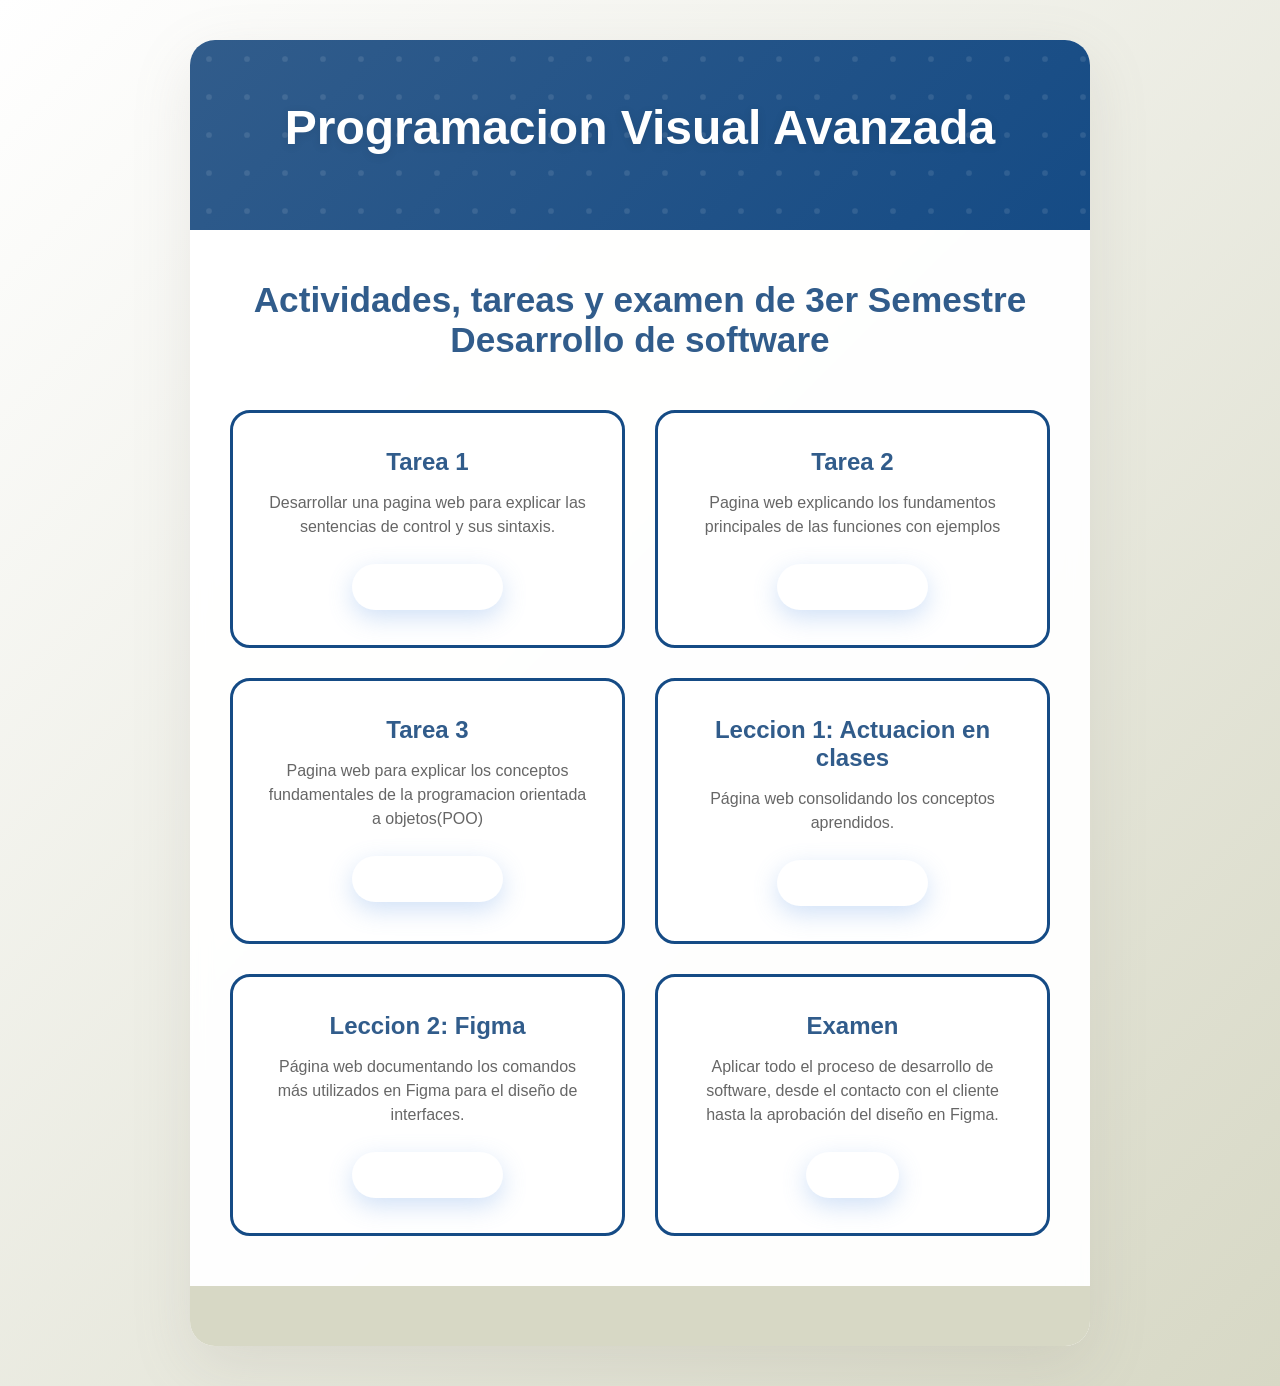
<file: index.html>
<!DOCTYPE html>
<html lang="es">
<head>
    <meta charset="UTF-8">
    <meta name="viewport" content="width=device-width, initial-scale=1.0">
    <title>Tareas, actividades y examen 3er semestre</title>
    <link rel="stylesheet" href="Style/styles.css">
</head>
<body>
    <div class="container">
        <header class="header">
            <div class="header-content">
                <h1>Programacion Visual Avanzada</h1>                
            </div>
        </header>

        <main class="main-content">
            <div class="intro">
                <h2>Actividades, tareas y examen de 3er Semestre <br>
                Desarrollo de software</h2>
                <p>
                    <!-- Introducir aqui una breve descripcion de las actividades y tareas especificas -->
                </p>
            </div>

            <div class="tasks-grid">
                <!-- Tarea 1 -->
                <div class="task-card">                    
                    <h3 class="task-title">Tarea 1</h3>
                    <p class="task-description">
                        Desarrollar una pagina web para explicar las sentencias de control y sus sintaxis.
                    </p>
                    <a href="tarea1.html" class="task-link">Ver Tarea</a>
                </div>

                <!-- Tarea 2 -->
                <div class="task-card">
                    <h3 class="task-title">Tarea 2</h3>
                    <p class="task-description">
                        Pagina web explicando los fundamentos principales de las funciones con ejemplos
                    </p>
                    <a href="tarea2.html" class="task-link">Ver Tarea</a>
                </div>

                <!-- Tarea 3 -->
                <div class="task-card">                    
                    <h3 class="task-title">Tarea 3</h3>
                    <p class="task-description">
                        Pagina web para explicar los conceptos fundamentales de la programacion orientada a objetos(POO)
                    </p>
                    <a href="tarea3.html" class="task-link">Ver Tarea</a>
                </div>

                <!-- Tarea 4 -->
                <div class="task-card">
                    <h3 class="task-title">Leccion 1: Actuacion en clases</h3>
                    <p class="task-description">
                       Página web consolidando los conceptos aprendidos.
                    </p>
                    <a href="leccion1.html" class="task-link">Ver Tarea</a>
                </div>

                <!-- Tarea 5 -->
                <div class="task-card">
                    <h3 class="task-title">Leccion 2: Figma</h3>
                    <p class="task-description">
                       Página web documentando los comandos más utilizados en Figma para el diseño de interfaces.
                    </p>
                    <a href="leccion2.html" class="task-link">Ver Tarea</a>
                </div>

                <!-- Tarea 6 -->
                <div class="task-card">
                    <h3 class="task-title">Examen</h3>
                    <p class="task-description">
                        Aplicar todo el proceso de desarrollo de software, desde el contacto con el cliente hasta la aprobación del diseño en Figma.
                    </p>
                    <a href="examenFinal.html" class="task-link">Ver</a>
                </div>             
                
            </div>
        </main>

        <footer class="footer">
            
        </footer>
    </div>
</body>
</html>
</file>
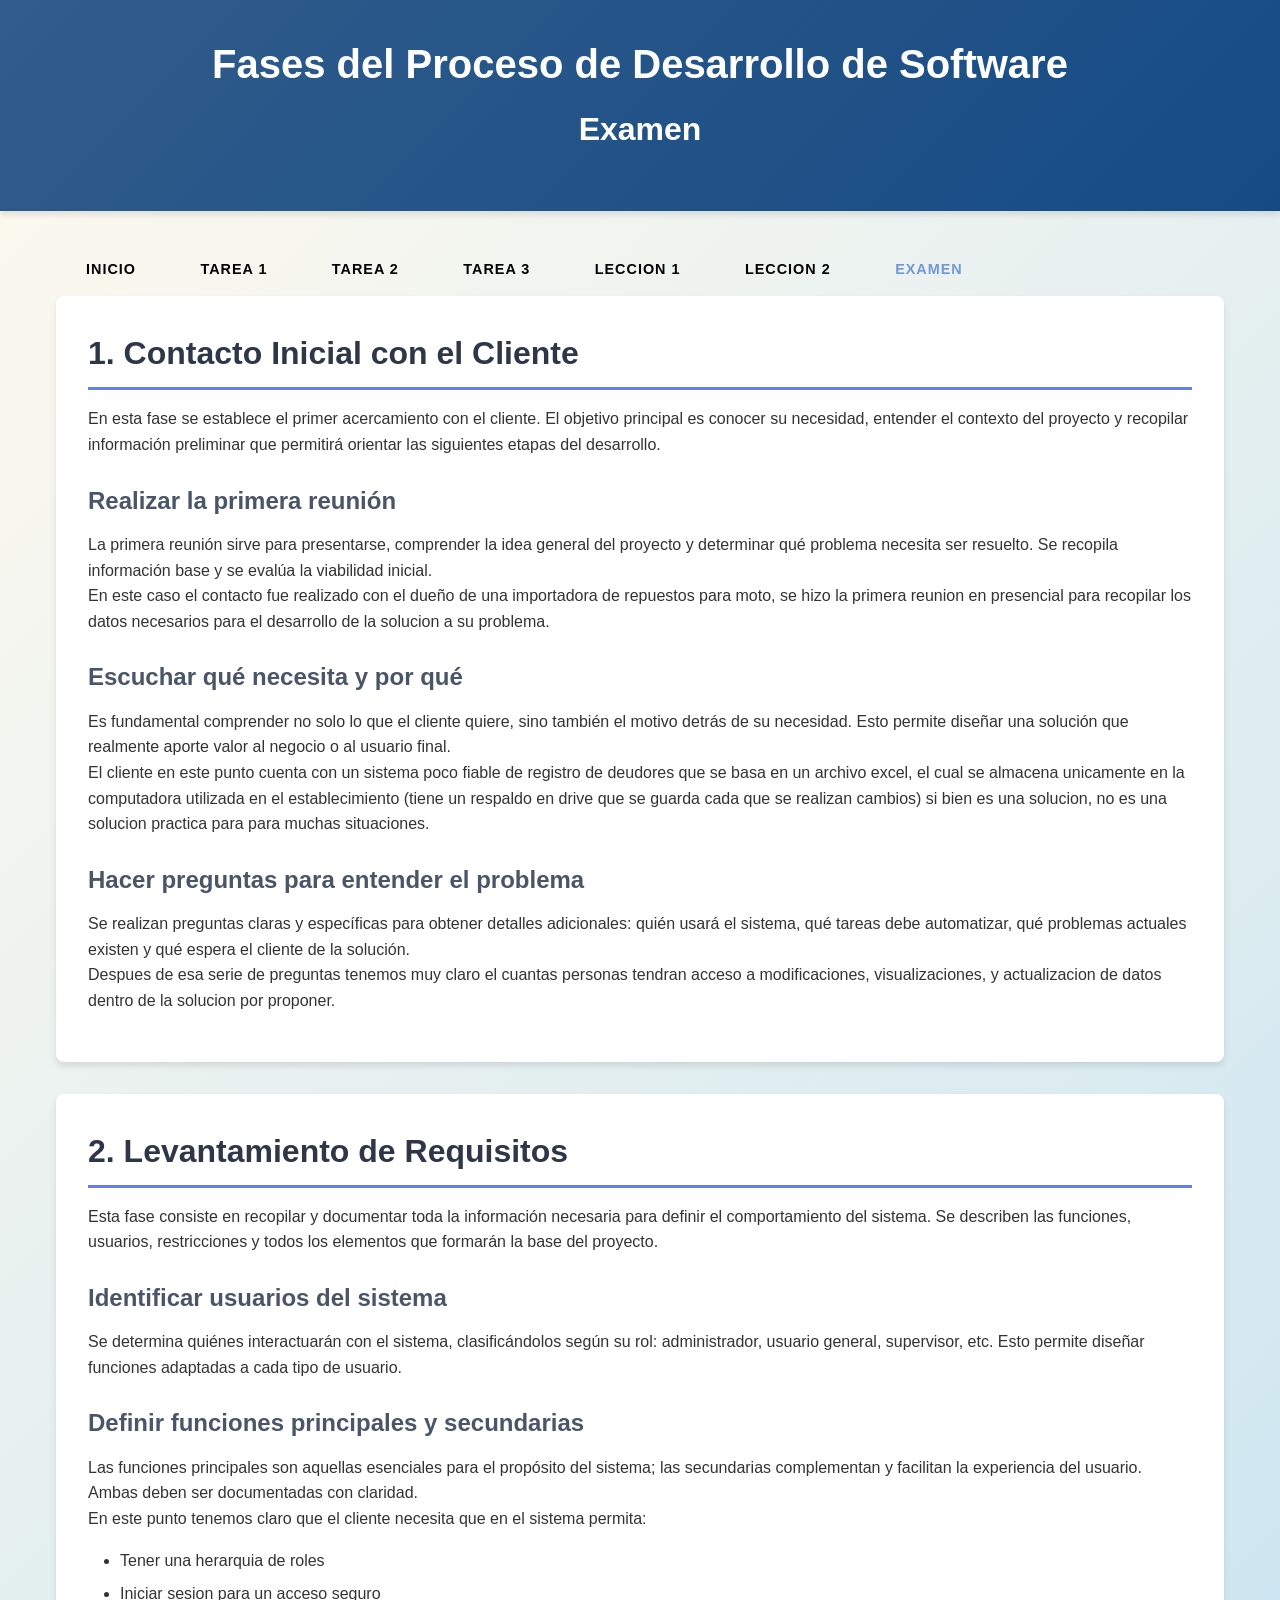
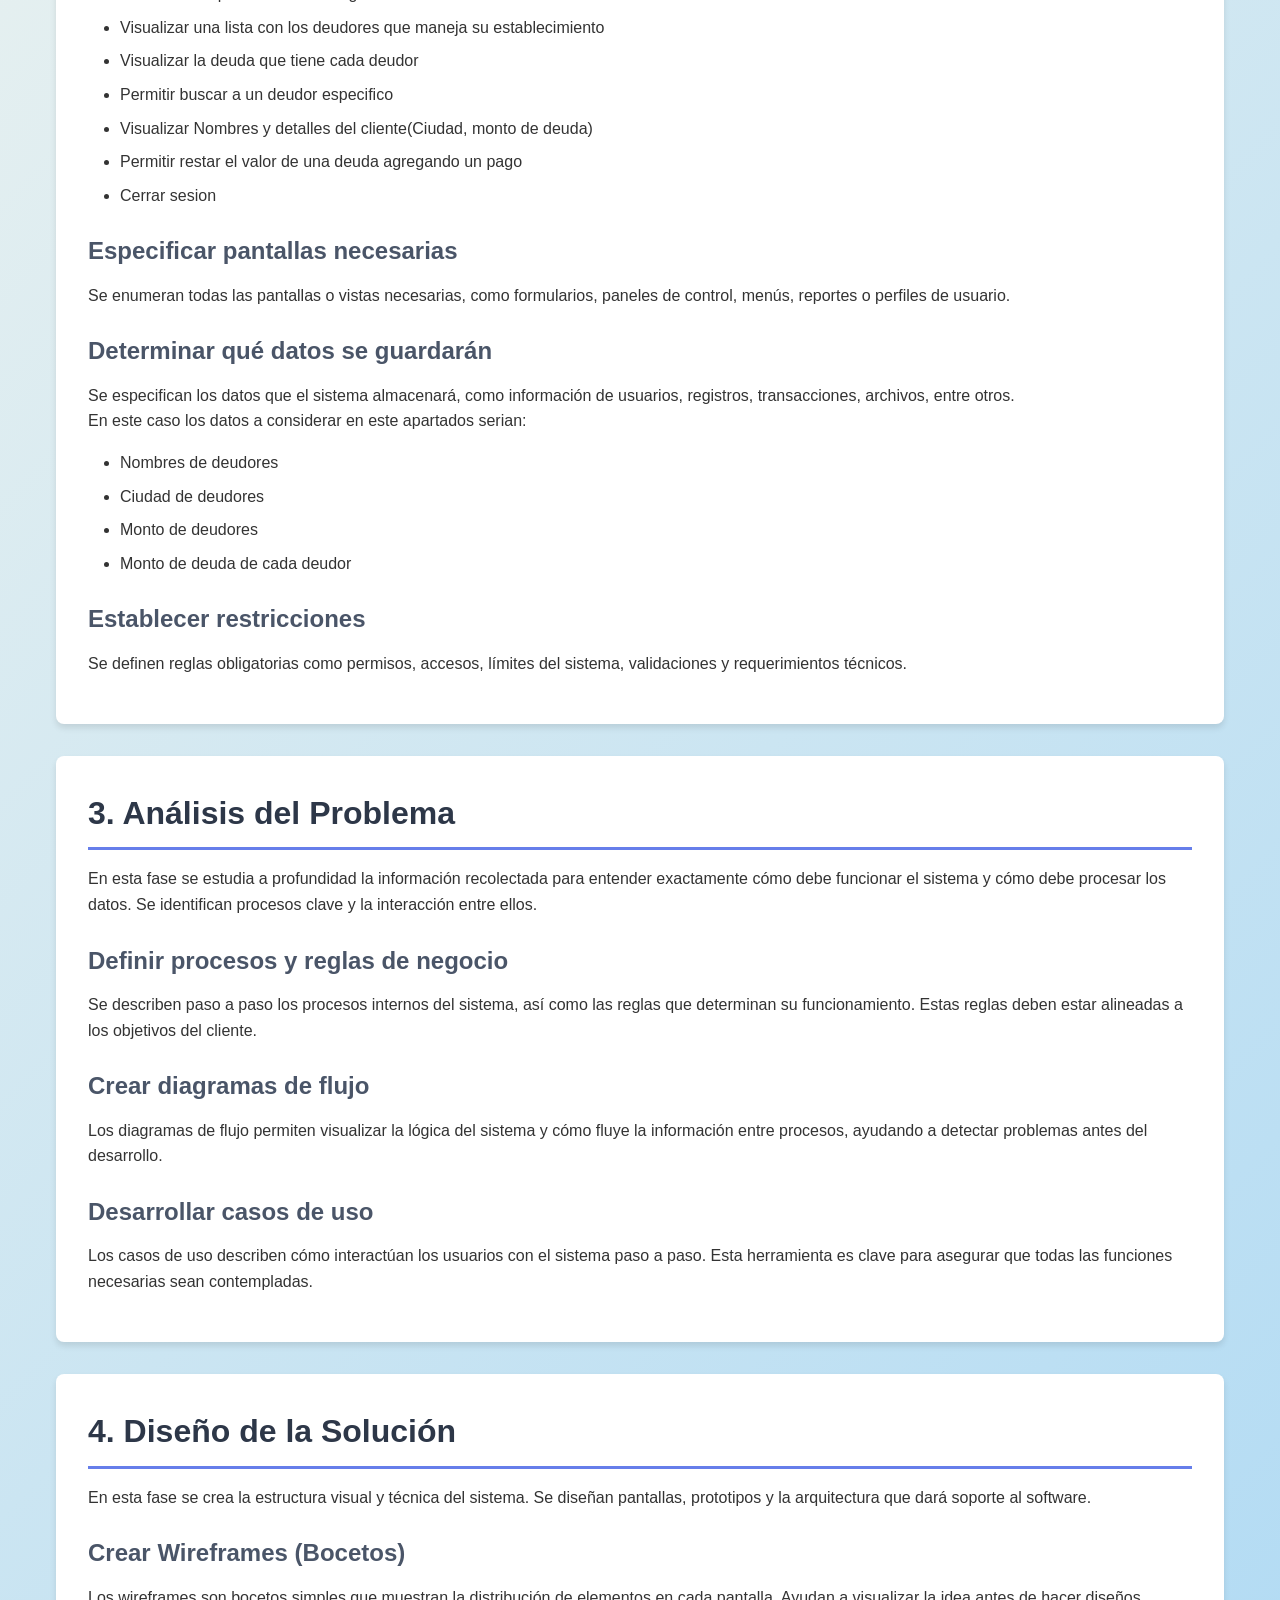
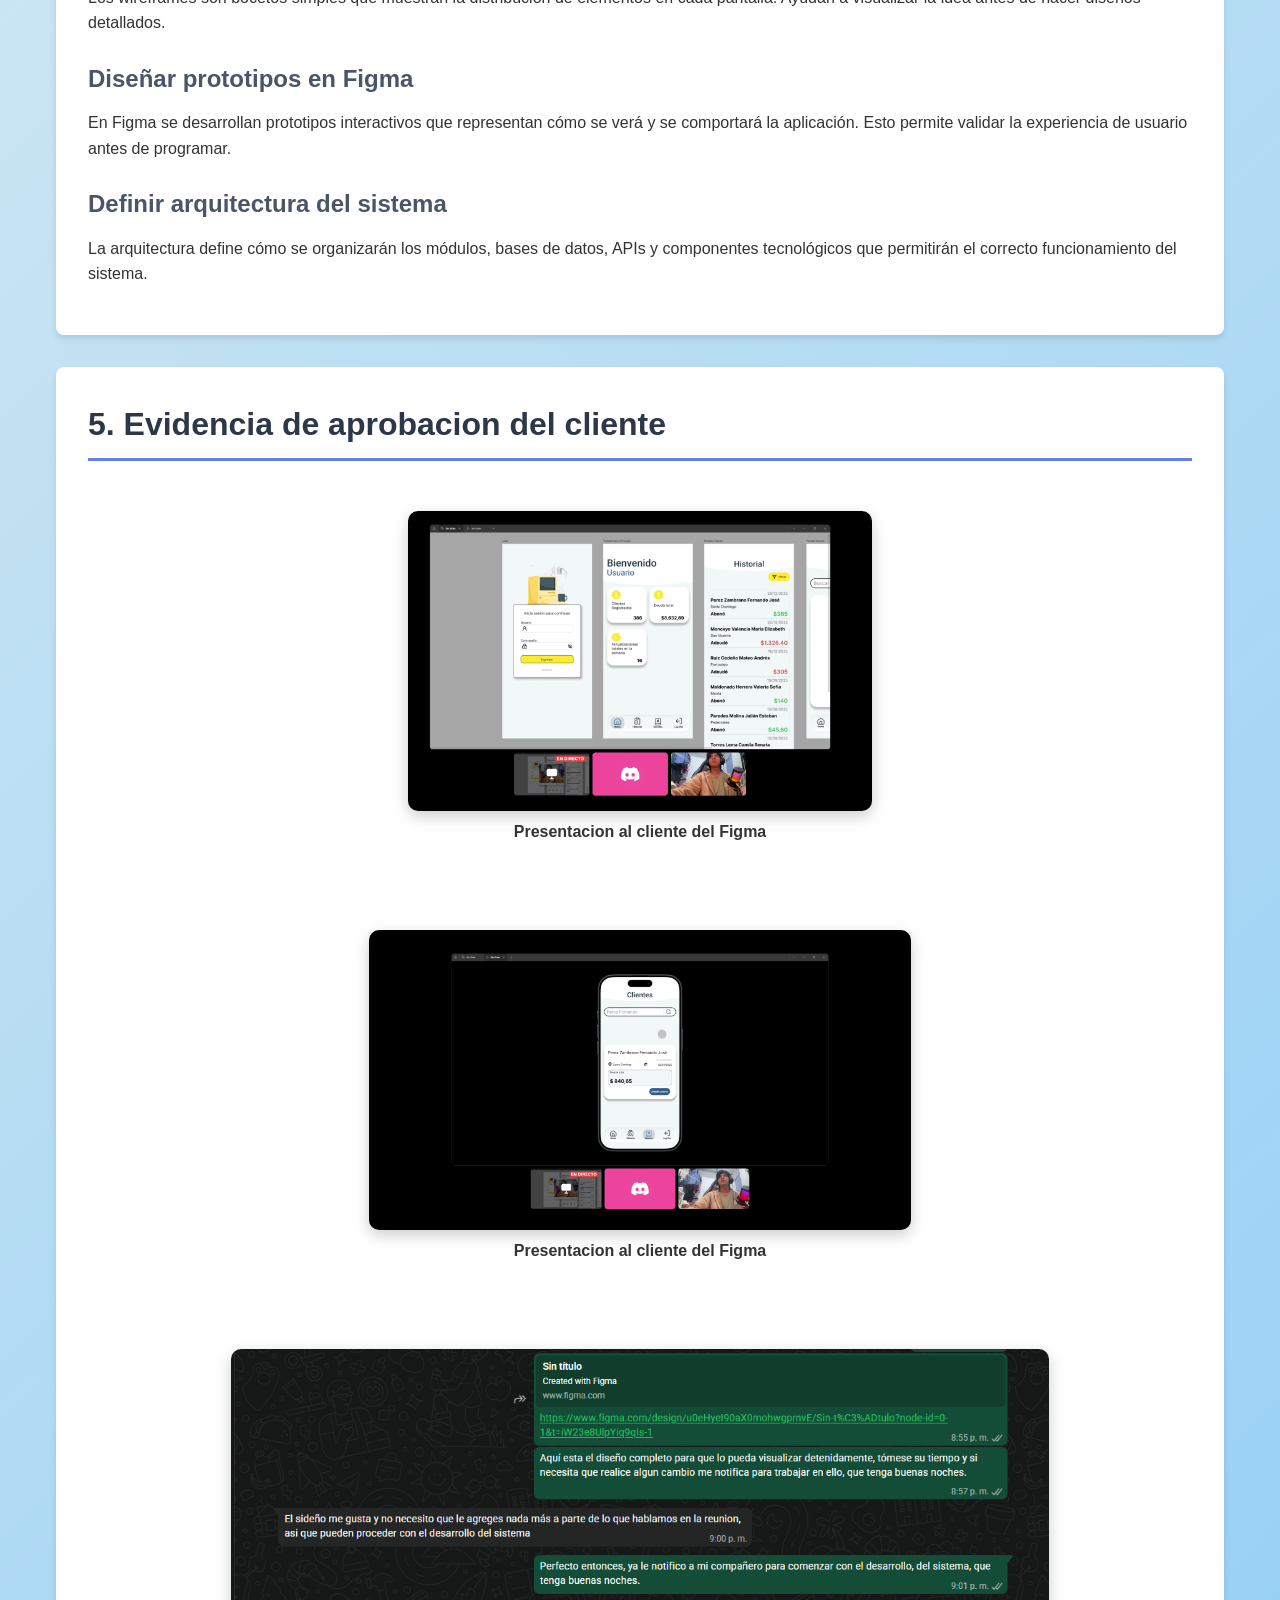
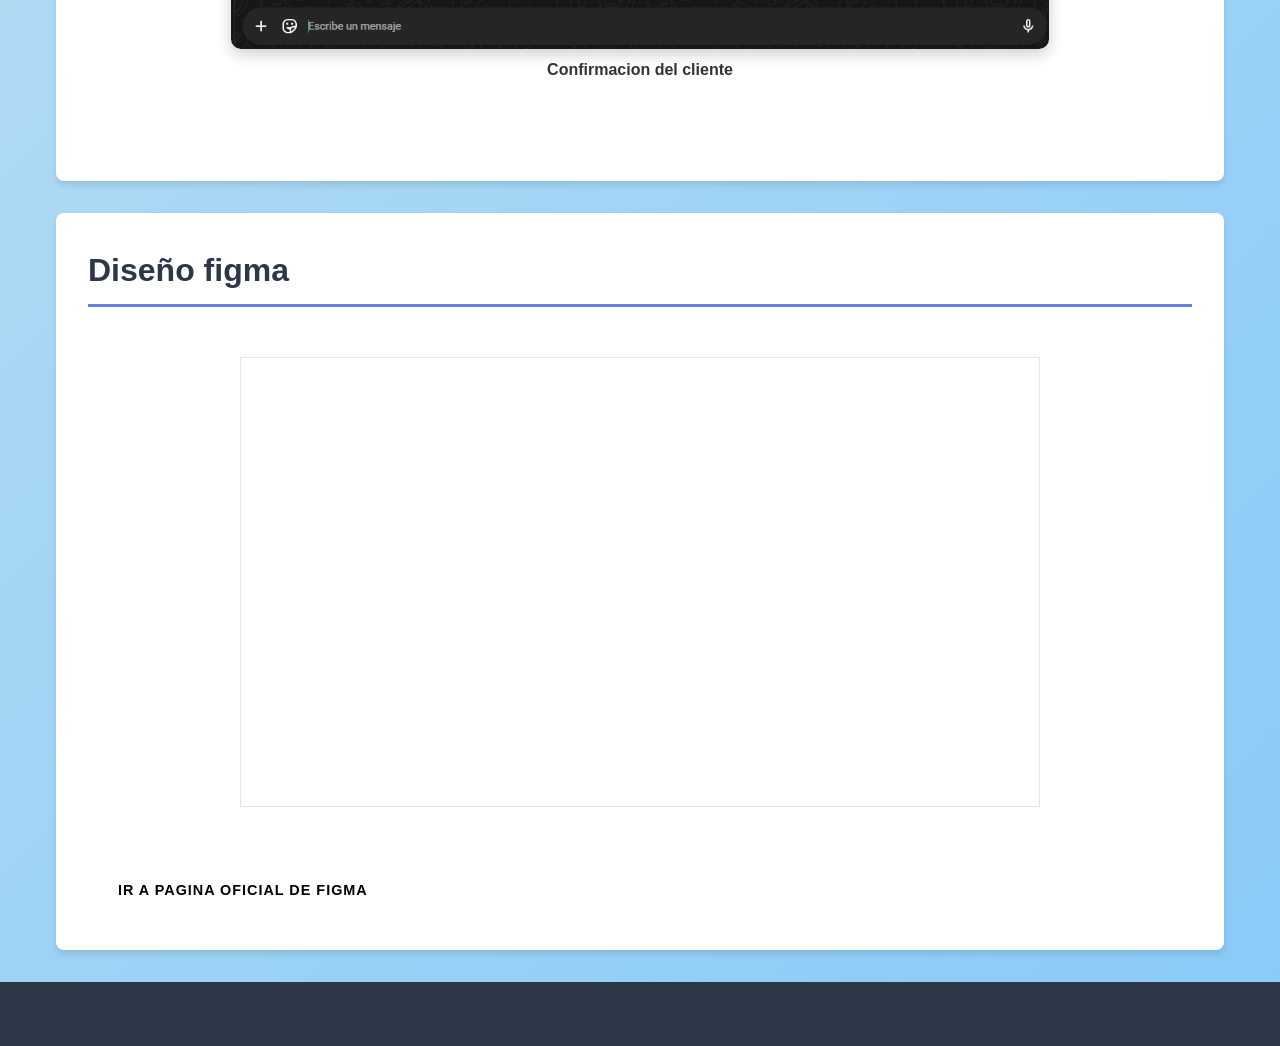
<file: examenFinal.html>
<!DOCTYPE html>
<html lang="es">
<head>
    <meta charset="UTF-8">
    <meta name="viewport" content="width=device-width, initial-scale=1.0">
    <title>Fases del Proceso de Desarrollo de Software</title>
    <link rel="stylesheet" href="Style/styles1.css">
</head>
<body>

<header>
    <h1>Fases del Proceso de Desarrollo de Software</h1>
    <h2 style="color: #ffffff; border-bottom: none">Examen</h2>
</header>

<main>
    <a href="./index.html" class="task-link">Inicio</a>
        <a href="./tarea1.html" class="task-link">Tarea 1</a>        
        <a href="./tarea2.html" class="task-link">Tarea 2</a>
        <a href="./tarea3.html" class="task-link">Tarea 3</a>
        <a href="./leccion1.html" class="task-link">Leccion 1</a>
        <a href="./leccion2.html" class="task-link">Leccion 2</a>        
        <a href="./examenFinal.html" class="task-link" style="color:#7297d8">Examen</a>

    <!-- CONTACTO INICIAL -->
    <section id="contacto">
        <h2>1. Contacto Inicial con el Cliente</h2>
        <p>En esta fase se establece el primer acercamiento con el cliente. El objetivo principal es conocer su necesidad, entender el contexto del proyecto y recopilar información preliminar que permitirá orientar las siguientes etapas del desarrollo.</p>

        <article>
            <h3>Realizar la primera reunión</h3>
            <p>La primera reunión sirve para presentarse, comprender la idea general del proyecto y determinar qué problema necesita ser resuelto. Se recopila información base y se evalúa la viabilidad inicial. <br>
                En este caso el contacto fue realizado con el dueño de una importadora de repuestos para moto, se hizo la primera reunion en presencial para recopilar los datos necesarios para el desarrollo de la solucion a su problema.
            </p>
        </article>

        <article>
            <h3>Escuchar qué necesita y por qué</h3>
            <p>Es fundamental comprender no solo lo que el cliente quiere, sino también el motivo detrás de su necesidad. Esto permite diseñar una solución que realmente aporte valor al negocio o al usuario final. <br>
            El cliente en este punto cuenta con un sistema poco fiable de registro de deudores que se basa en un archivo excel, el cual se almacena unicamente en la computadora utilizada en el establecimiento (tiene un respaldo en drive que se guarda cada que se realizan cambios) si bien es una
            solucion, no es una solucion practica para para muchas situaciones.</p>
        </article>

        <article>
            <h3>Hacer preguntas para entender el problema</h3>
            <p>Se realizan preguntas claras y específicas para obtener detalles adicionales: quién usará el sistema, qué tareas debe automatizar, qué problemas actuales existen y qué espera el cliente de la solución. <br>
                Despues de esa serie de preguntas tenemos muy claro el cuantas personas tendran acceso a modificaciones, visualizaciones, y actualizacion de datos dentro de la solucion por proponer.
            </p>
        </article>
    </section>


    <!-- LEVANTAMIENTO DE REQUISITOS -->
    <section id="requisitos">
        <h2>2. Levantamiento de Requisitos</h2>
        <p>Esta fase consiste en recopilar y documentar toda la información necesaria para definir el comportamiento del sistema. Se describen las funciones, usuarios, restricciones y todos los elementos que formarán la base del proyecto.</p>

        <article>
            <h3>Identificar usuarios del sistema</h3>
            <p>Se determina quiénes interactuarán con el sistema, clasificándolos según su rol: administrador, usuario general, supervisor, etc. Esto permite diseñar funciones adaptadas a cada tipo de usuario.</p>
        </article>

        <article>
            <h3>Definir funciones principales y secundarias</h3>
            <p>Las funciones principales son aquellas esenciales para el propósito del sistema; las secundarias complementan y facilitan la experiencia del usuario. Ambas deben ser documentadas con claridad. <br>
                En este punto tenemos claro que el cliente necesita que en el sistema permita: <br>
                <ul>
                    <li>Tener una herarquia de roles</li>
                    <li>Iniciar sesion para un acceso seguro</li>
                    <li>Visualizar una lista con los deudores que maneja su establecimiento</li>
                    <li>Visualizar la deuda que tiene cada deudor</li>
                    <li>Permitir buscar a un deudor especifico</li>
                    <li>Visualizar Nombres y detalles del cliente(Ciudad, monto de deuda)</li>
                    <li>Permitir restar el valor de una deuda agregando un pago</li>
                    <li>Cerrar sesion</li>
                </ul>
            </p>
        </article>

        <article>
            <h3>Especificar pantallas necesarias</h3>
            <p>Se enumeran todas las pantallas o vistas necesarias, como formularios, paneles de control, menús, reportes o perfiles de usuario.</p>
        </article>

        <article>
            <h3>Determinar qué datos se guardarán</h3>
            <p>Se especifican los datos que el sistema almacenará, como información de usuarios, registros, transacciones, archivos, entre otros. <br>
                En este caso los datos a considerar en este apartados serian: <br>
                <ul>
                    <li>Nombres de deudores</li>
                    <li>Ciudad de deudores</li>
                    <li>Monto de deudores</li>
                    <li>Monto de deuda de cada deudor</li>

                    
                </ul>
            </p>
        </article>

        <article>
            <h3>Establecer restricciones</h3>
            <p>Se definen reglas obligatorias como permisos, accesos, límites del sistema, validaciones y requerimientos técnicos.</p>
        </article>
    </section>


    <!-- ANÁLISIS DEL PROBLEMA -->
    <section id="analisis">
        <h2>3. Análisis del Problema</h2>
        <p>En esta fase se estudia a profundidad la información recolectada para entender exactamente cómo debe funcionar el sistema y cómo debe procesar los datos. Se identifican procesos clave y la interacción entre ellos.</p>

        <article>
            <h3>Definir procesos y reglas de negocio</h3>
            <p>Se describen paso a paso los procesos internos del sistema, así como las reglas que determinan su funcionamiento. Estas reglas deben estar alineadas a los objetivos del cliente.</p>
        </article>

        <article>
            <h3>Crear diagramas de flujo</h3>
            <p>Los diagramas de flujo permiten visualizar la lógica del sistema y cómo fluye la información entre procesos, ayudando a detectar problemas antes del desarrollo.</p>
        </article>

        <article>
            <h3>Desarrollar casos de uso</h3>
            <p>Los casos de uso describen cómo interactúan los usuarios con el sistema paso a paso. Esta herramienta es clave para asegurar que todas las funciones necesarias sean contempladas.</p>
        </article>
    </section>


    <!-- DISEÑO DE LA SOLUCIÓN -->
    <section id="diseno">
        <h2>4. Diseño de la Solución</h2>
        <p>En esta fase se crea la estructura visual y técnica del sistema. Se diseñan pantallas, prototipos y la arquitectura que dará soporte al software.</p>

        <article>
            <h3>Crear Wireframes (Bocetos)</h3>
            <p>Los wireframes son bocetos simples que muestran la distribución de elementos en cada pantalla. Ayudan a visualizar la idea antes de hacer diseños detallados.</p>
        </article>

        <article>
            <h3>Diseñar prototipos en Figma</h3>
            <p>En Figma se desarrollan prototipos interactivos que representan cómo se verá y se comportará la aplicación. Esto permite validar la experiencia de usuario antes de programar.</p>
        </article>

        <article>
            <h3>Definir arquitectura del sistema</h3>
            <p>La arquitectura define cómo se organizarán los módulos, bases de datos, APIs y componentes tecnológicos que permitirán el correcto funcionamiento del sistema.</p>
        </article>
    </section>
    <section id="Evidencia">
        <h2>5. Evidencia de aprobacion del cliente</h2>
        <div class="images-container">
                <div class="image-card">
                    <img src="./imagenes/captura1.png" alt="Styles">
                    <p><strong>Presentacion al cliente del Figma</strong></p>
                </div>
        <div class="images-container">
                <div class="image-card">
                    <img src="./imagenes/captura2.png" alt="Styles">
                    <p><strong>Presentacion al cliente del Figma</strong></p>
                </div>
        <div class="images-container">
                <div class="image-card">
                    <img src="./imagenes/confirmacion.png" alt="Styles">
                    <p><strong>Confirmacion del cliente</strong></p>
                </div>

    </section>
    <section>
        <h2>Diseño figma</h2>
        <div class="images-container">
            <div class="image-card">
                        <iframe style="border: 1px solid rgba(0, 0, 0, 0.1);" width="800" height="450" src="https://embed.figma.com/design/u0eHyeI90aX0mohwgprnvE/Sin-t%C3%ADtulo?node-id=0-1&embed-host=share" allowfullscreen></iframe>
            </div>
        </div>
        <a href="https://www.figma.com/design/u0eHyeI90aX0mohwgprnvE/Sin-t%C3%ADtulo?node-id=0-1&t=iW23e8UlpYiq9qIs-1" target="_blank" class="task-link2">Ir a pagina oficial de Figma</a>
    </section>

</main>

<footer>
    <p></p>
</footer>

</body>
</html>
</file>
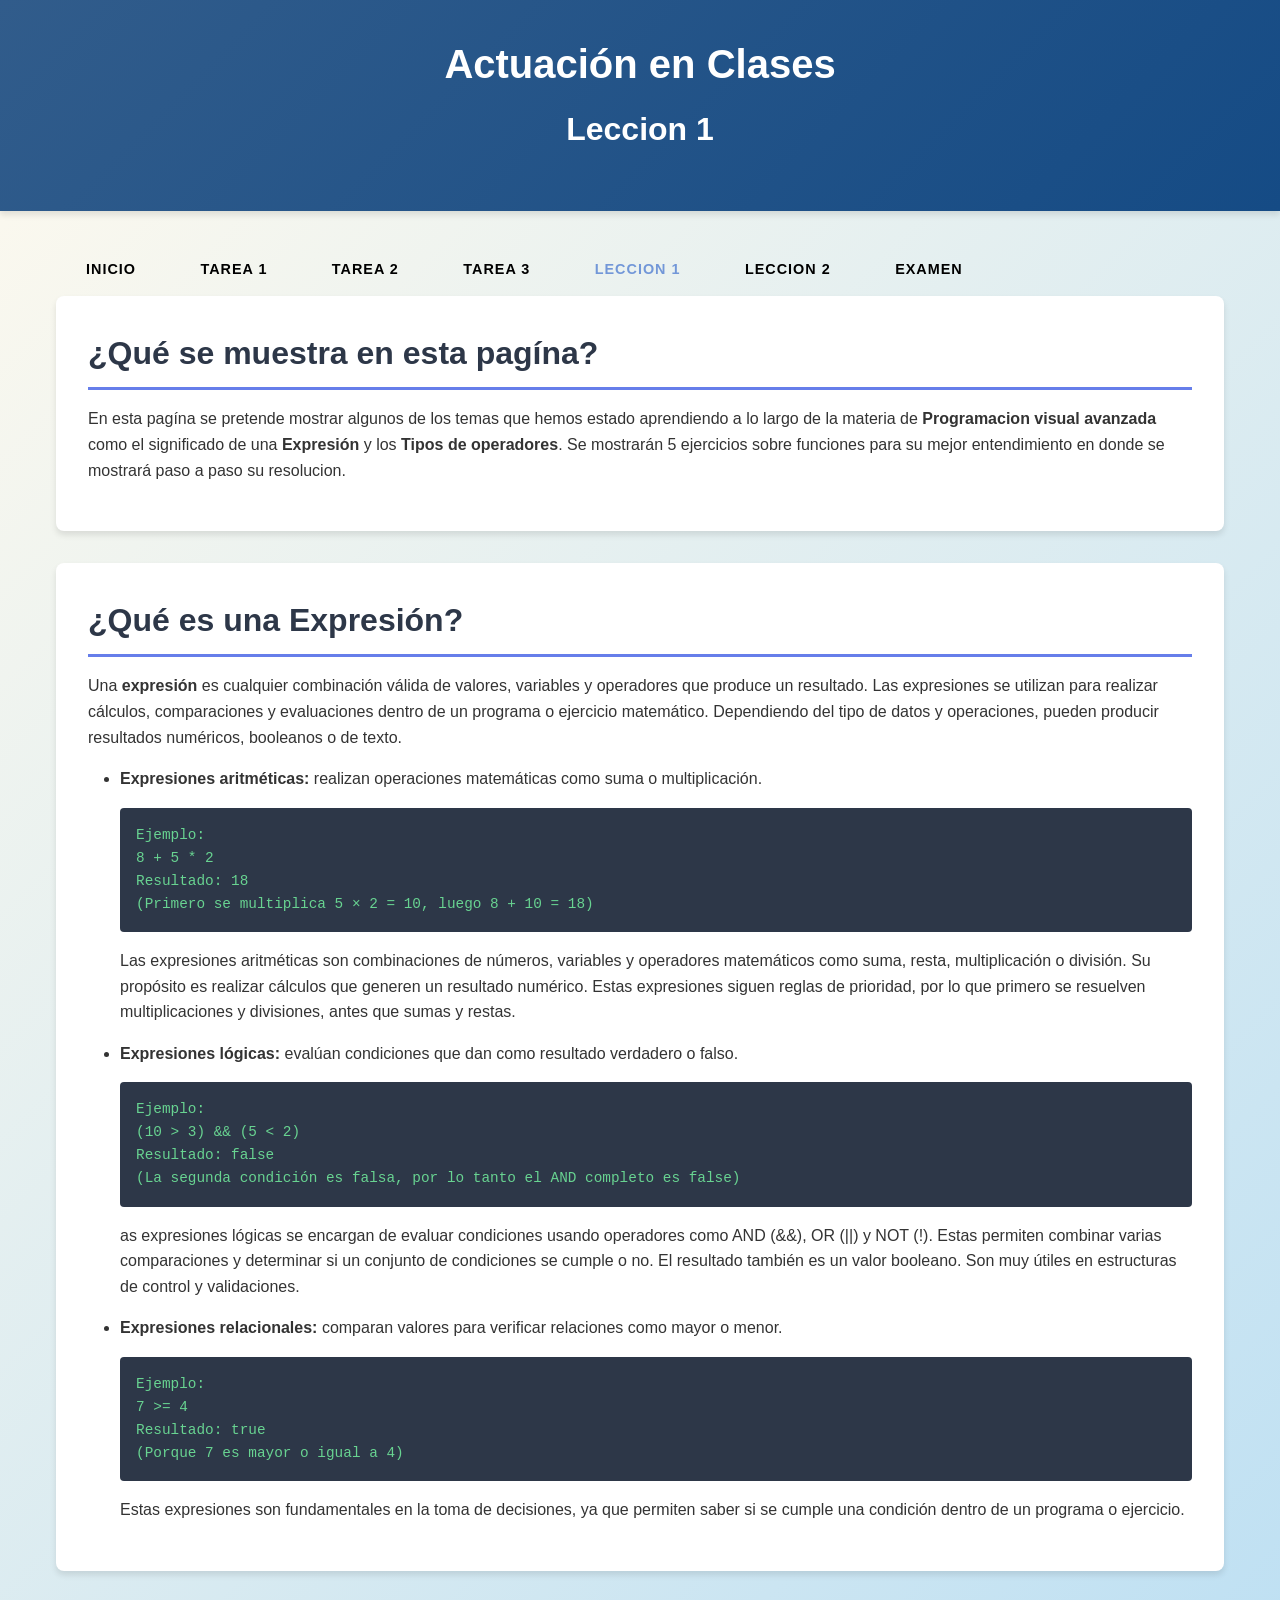
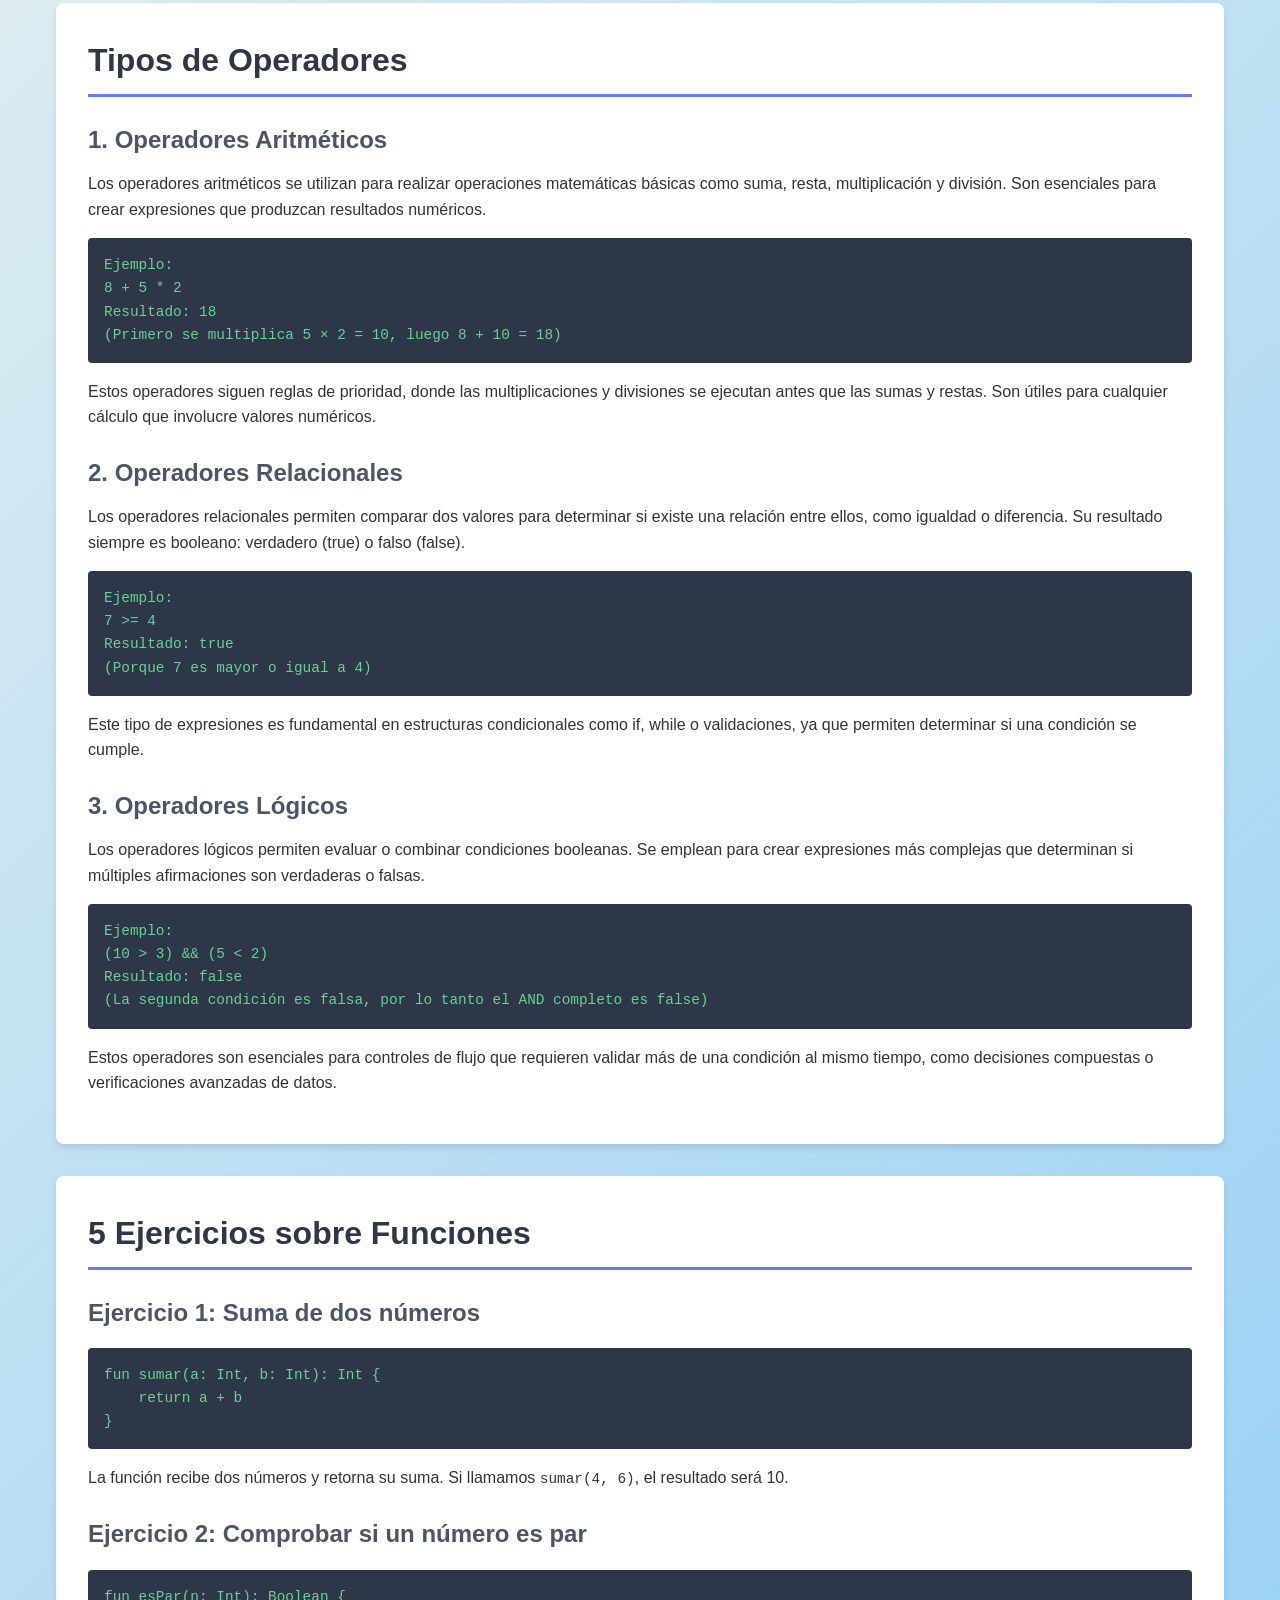
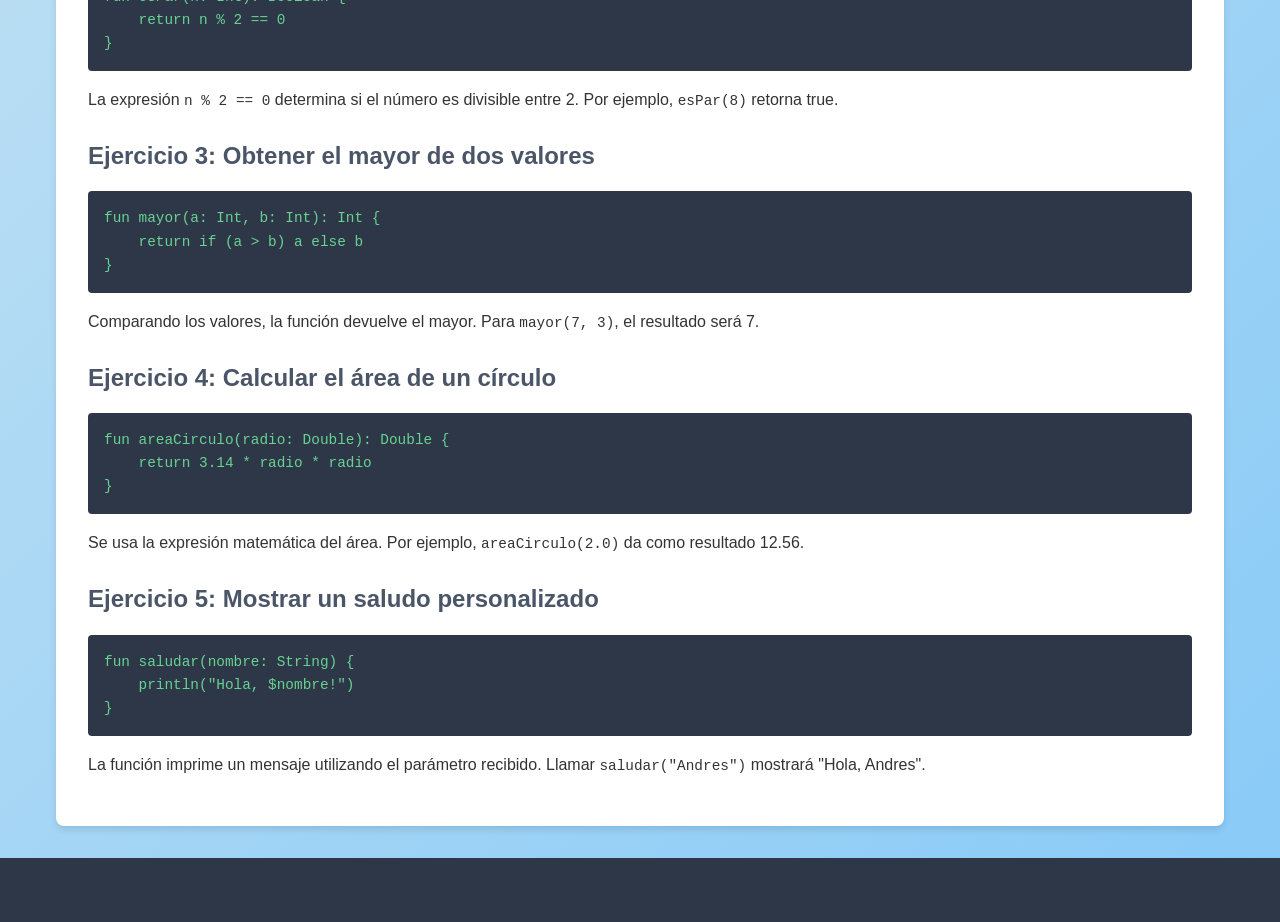
<file: leccion1.html>
<!DOCTYPE html>
<html lang="es">
<head>
    <meta charset="UTF-8">
    <meta name="viewport" content="width=device-width, initial-scale=1.0">
    <title>Actuación en Clases: Expresiones y Operadores</title>
    <link rel="stylesheet" href="Style/styles1.css">
</head>
<body>
    <header>
        <h1>Actuación en Clases</h1>
        <h2 style="color: #ffffff; border-bottom: none">Leccion 1</h2>
    </header>

    <main>
        <a href="./index.html" class="task-link">Inicio</a>
        <a href="./tarea1.html" class="task-link">Tarea 1</a>
        <a href="./tarea2.html" class="task-link">Tarea 2</a>
        <a href="./tarea3.html" class="task-link">Tarea 3</a>
        <a href="./leccion1.html" class="task-link" style="color:#7297d8">Leccion 1</a>
        <a href="./leccion2.html" class="task-link">Leccion 2</a>
        <a href="./examenFinal.html" class="task-link">Examen</a>

        <section id="intro">
            <h2>¿Qué se muestra en esta pagína?</h2>
            <p>
                En esta pagína se pretende mostrar algunos de los temas que hemos estado aprendiendo a lo largo de la materia de <strong>Programacion visual avanzada</strong>
                como el significado de una <strong>Expresión</strong> y  los <strong>Tipos de operadores</strong>.
                Se mostrarán 5 ejercicios sobre funciones para su mejor entendimiento en donde se mostrará paso a paso su resolucion.
            </p>
            
        </section>

        <section id="intro">
            <h2>¿Qué es una Expresión?</h2>
            <p>Una <strong>expresión</strong> es cualquier combinación válida de valores, variables y operadores que produce un resultado. Las expresiones se utilizan para realizar cálculos, comparaciones y evaluaciones dentro de un programa o ejercicio matemático. Dependiendo del tipo de datos y operaciones, pueden producir resultados numéricos, booleanos o de texto.</p>
            <ul>
                <li><strong>Expresiones aritméticas:</strong> realizan operaciones matemáticas como suma o multiplicación.</li>
                <div class="syntax-box">
                    <pre><code>Ejemplo:
8 + 5 * 2
Resultado: 18
(Primero se multiplica 5 × 2 = 10, luego 8 + 10 = 18)
</code></pre>
                </div>
                <p>Las expresiones aritméticas son combinaciones de números, variables y operadores matemáticos como suma, resta, multiplicación o división. Su propósito es realizar cálculos que generen un resultado numérico. Estas expresiones siguen reglas de prioridad, por lo que primero se resuelven multiplicaciones y divisiones, antes que sumas y restas.</p>
                <li><strong>Expresiones lógicas:</strong> evalúan condiciones que dan como resultado verdadero o falso.</li>
                
                <div class="syntax-box">
                    <pre><code>Ejemplo:
(10 > 3) && (5 < 2)
Resultado: false
(La segunda condición es falsa, por lo tanto el AND completo es false)
</code></pre>
</div>
<p>as expresiones lógicas se encargan de evaluar condiciones usando operadores como AND (&&), OR (||) y NOT (!). Estas permiten combinar varias comparaciones y determinar si un conjunto de condiciones se cumple o no. El resultado también es un valor booleano. Son muy útiles en estructuras de control y validaciones.</p>
                <li><strong>Expresiones relacionales:</strong> comparan valores para verificar relaciones como mayor o menor.</li>
                <div class="syntax-box">
                    <pre><code>Ejemplo:
7 >= 4
Resultado: true
(Porque 7 es mayor o igual a 4)
</code></pre>
                </div>
                <p>Estas expresiones son fundamentales en la toma de decisiones, ya que permiten saber si se cumple una condición dentro de un programa o ejercicio.</p>
            </ul>
        </section>

        <section id="operadores">
<h2>Tipos de Operadores</h2>


<article>
<h3>1. Operadores Aritméticos</h3>
<p>Los operadores aritméticos se utilizan para realizar operaciones matemáticas básicas como suma, resta, multiplicación y división. Son esenciales para crear expresiones que produzcan resultados numéricos.</p>
<div class="syntax-box">
<pre><code>Ejemplo:
8 + 5 * 2
Resultado: 18
(Primero se multiplica 5 × 2 = 10, luego 8 + 10 = 18)
</code></pre>
</div>
<p>Estos operadores siguen reglas de prioridad, donde las multiplicaciones y divisiones se ejecutan antes que las sumas y restas. Son útiles para cualquier cálculo que involucre valores numéricos.</p>
</article>


<article>
<h3>2. Operadores Relacionales</h3>
<p>Los operadores relacionales permiten comparar dos valores para determinar si existe una relación entre ellos, como igualdad o diferencia. Su resultado siempre es booleano: verdadero (true) o falso (false).</p>
<div class="syntax-box">
<pre><code>Ejemplo:
7 >= 4
Resultado: true
(Porque 7 es mayor o igual a 4)
</code></pre>
</div>
<p>Este tipo de expresiones es fundamental en estructuras condicionales como if, while o validaciones, ya que permiten determinar si una condición se cumple.</p>
</article>


<article>
<h3>3. Operadores Lógicos</h3>
<p>Los operadores lógicos permiten evaluar o combinar condiciones booleanas. Se emplean para crear expresiones más complejas que determinan si múltiples afirmaciones son verdaderas o falsas.</p>
<div class="syntax-box">
<pre><code>Ejemplo:
(10 > 3) && (5 < 2)
Resultado: false
(La segunda condición es falsa, por lo tanto el AND completo es false)
</code></pre>
</div>
<p>Estos operadores son esenciales para controles de flujo que requieren validar más de una condición al mismo tiempo, como decisiones compuestas o verificaciones avanzadas de datos.</p>
</article>
</section>

        <section id="ejercicios">
            <h2>5 Ejercicios sobre Funciones </h2>

            <article>
                <h3>Ejercicio 1: Suma de dos números</h3>
                <div class="syntax-box">
<pre><code>fun sumar(a: Int, b: Int): Int {
    return a + b
}</code></pre>
                
</code></pre>
</div>
<p>La función recibe dos números y retorna su suma. Si llamamos <code>sumar(4, 6)</code>, el resultado será 10.</p>
            </article>

            <article>
                <h3>Ejercicio 2: Comprobar si un número es par</h3>
<div class="syntax-box">
<pre><code>fun esPar(n: Int): Boolean {
    return n % 2 == 0
}</code></pre>
</div>
                <p>La expresión <code>n % 2 == 0</code> determina si el número es divisible entre 2. Por ejemplo, <code>esPar(8)</code> retorna true.</p>
            </article>

            <article>
                <h3>Ejercicio 3: Obtener el mayor de dos valores</h3>
                <div class="syntax-box">
<pre><code>fun mayor(a: Int, b: Int): Int {
    return if (a > b) a else b
}</code></pre>                
</div>
                <p>Comparando los valores, la función devuelve el mayor. Para <code>mayor(7, 3)</code>, el resultado será 7.</p>
            </article>

            <article>
                <h3>Ejercicio 4: Calcular el área de un círculo</h3>
<div class="syntax-box">
<pre><code>fun areaCirculo(radio: Double): Double {
    return 3.14 * radio * radio
}</code></pre>                
</div>

                <p>Se usa la expresión matemática del área. Por ejemplo, <code>areaCirculo(2.0)</code> da como resultado 12.56.</p>
            </article>

            <article>
                <h3>Ejercicio 5: Mostrar un saludo personalizado</h3>
                <div class="syntax-box">
<pre><code>fun saludar(nombre: String) {
    println("Hola, $nombre!")
}</code></pre>

</div>

                <p>La función imprime un mensaje utilizando el parámetro recibido. Llamar <code>saludar("Andres")</code> mostrará "Hola, Andres".</p>
            </article>
        </section>
    </main>

    <footer>
        <p></p>
    </footer>

</body>
</html>
</file>
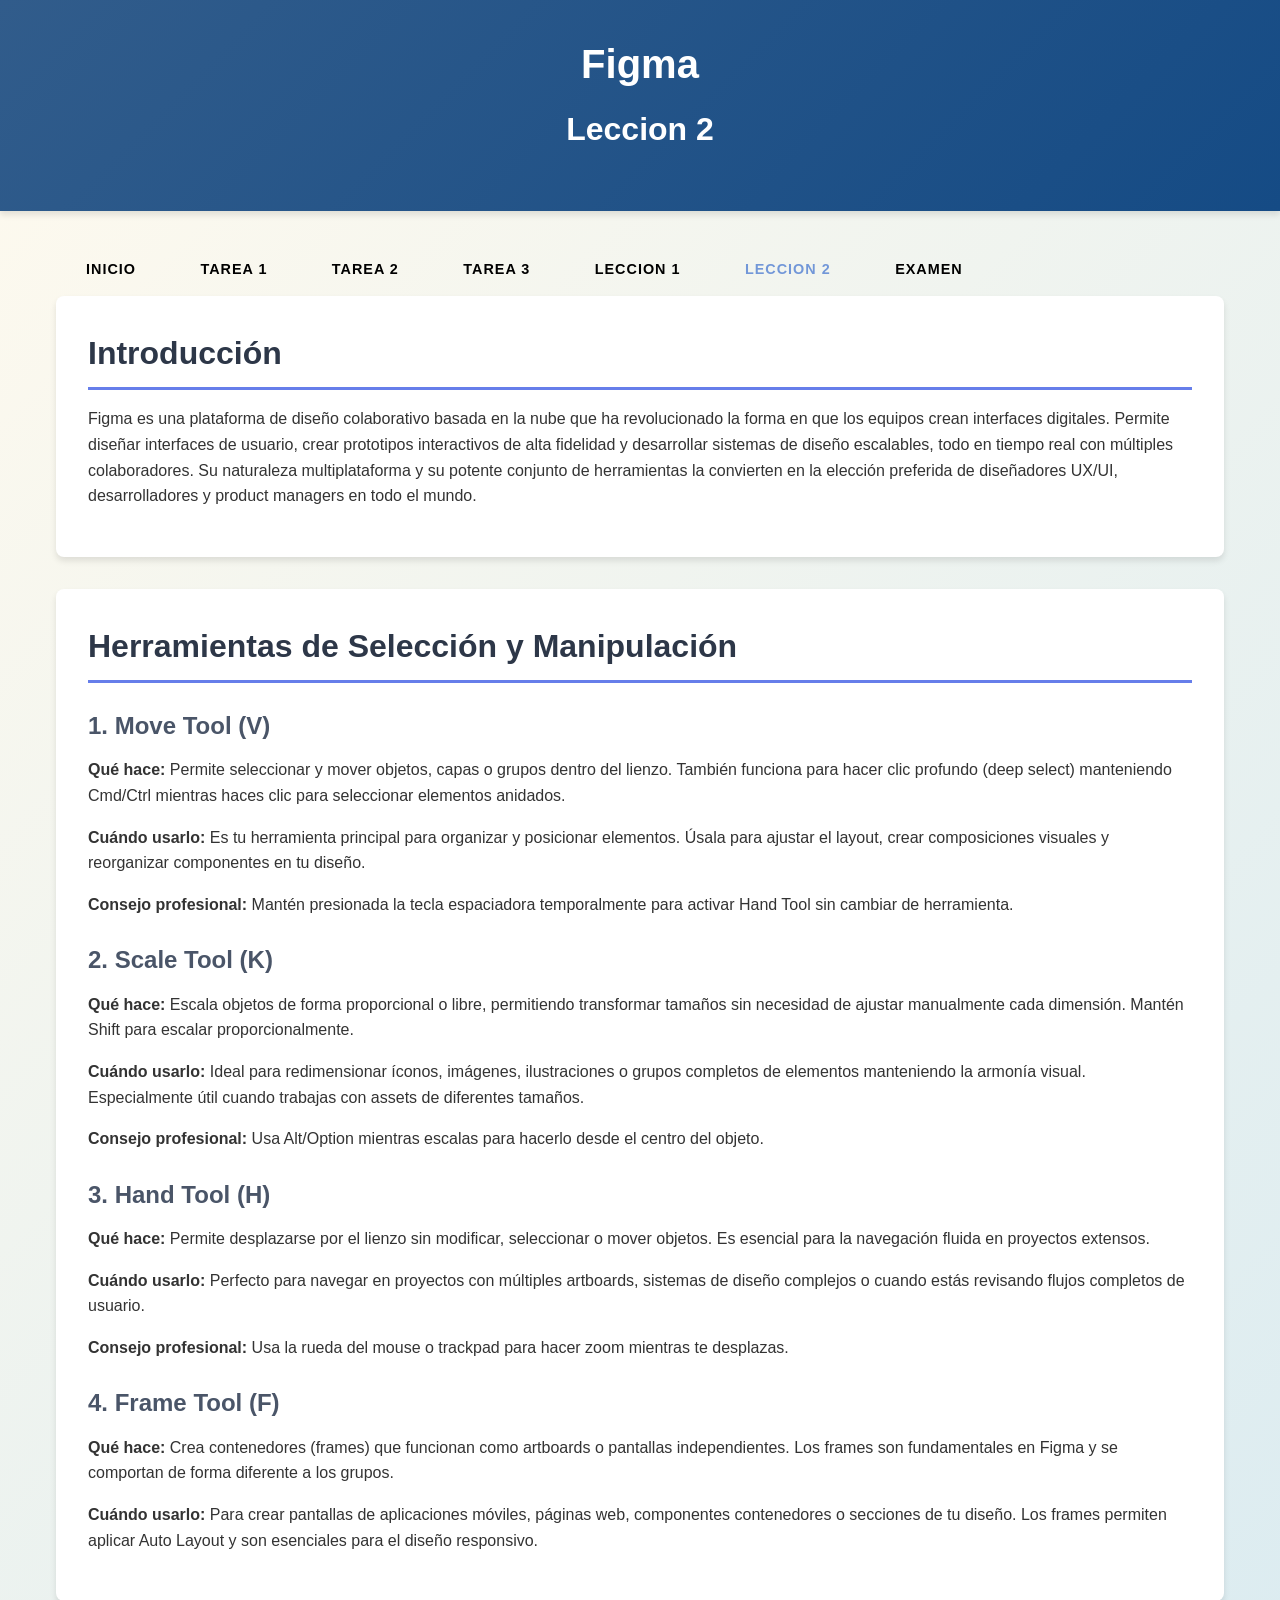
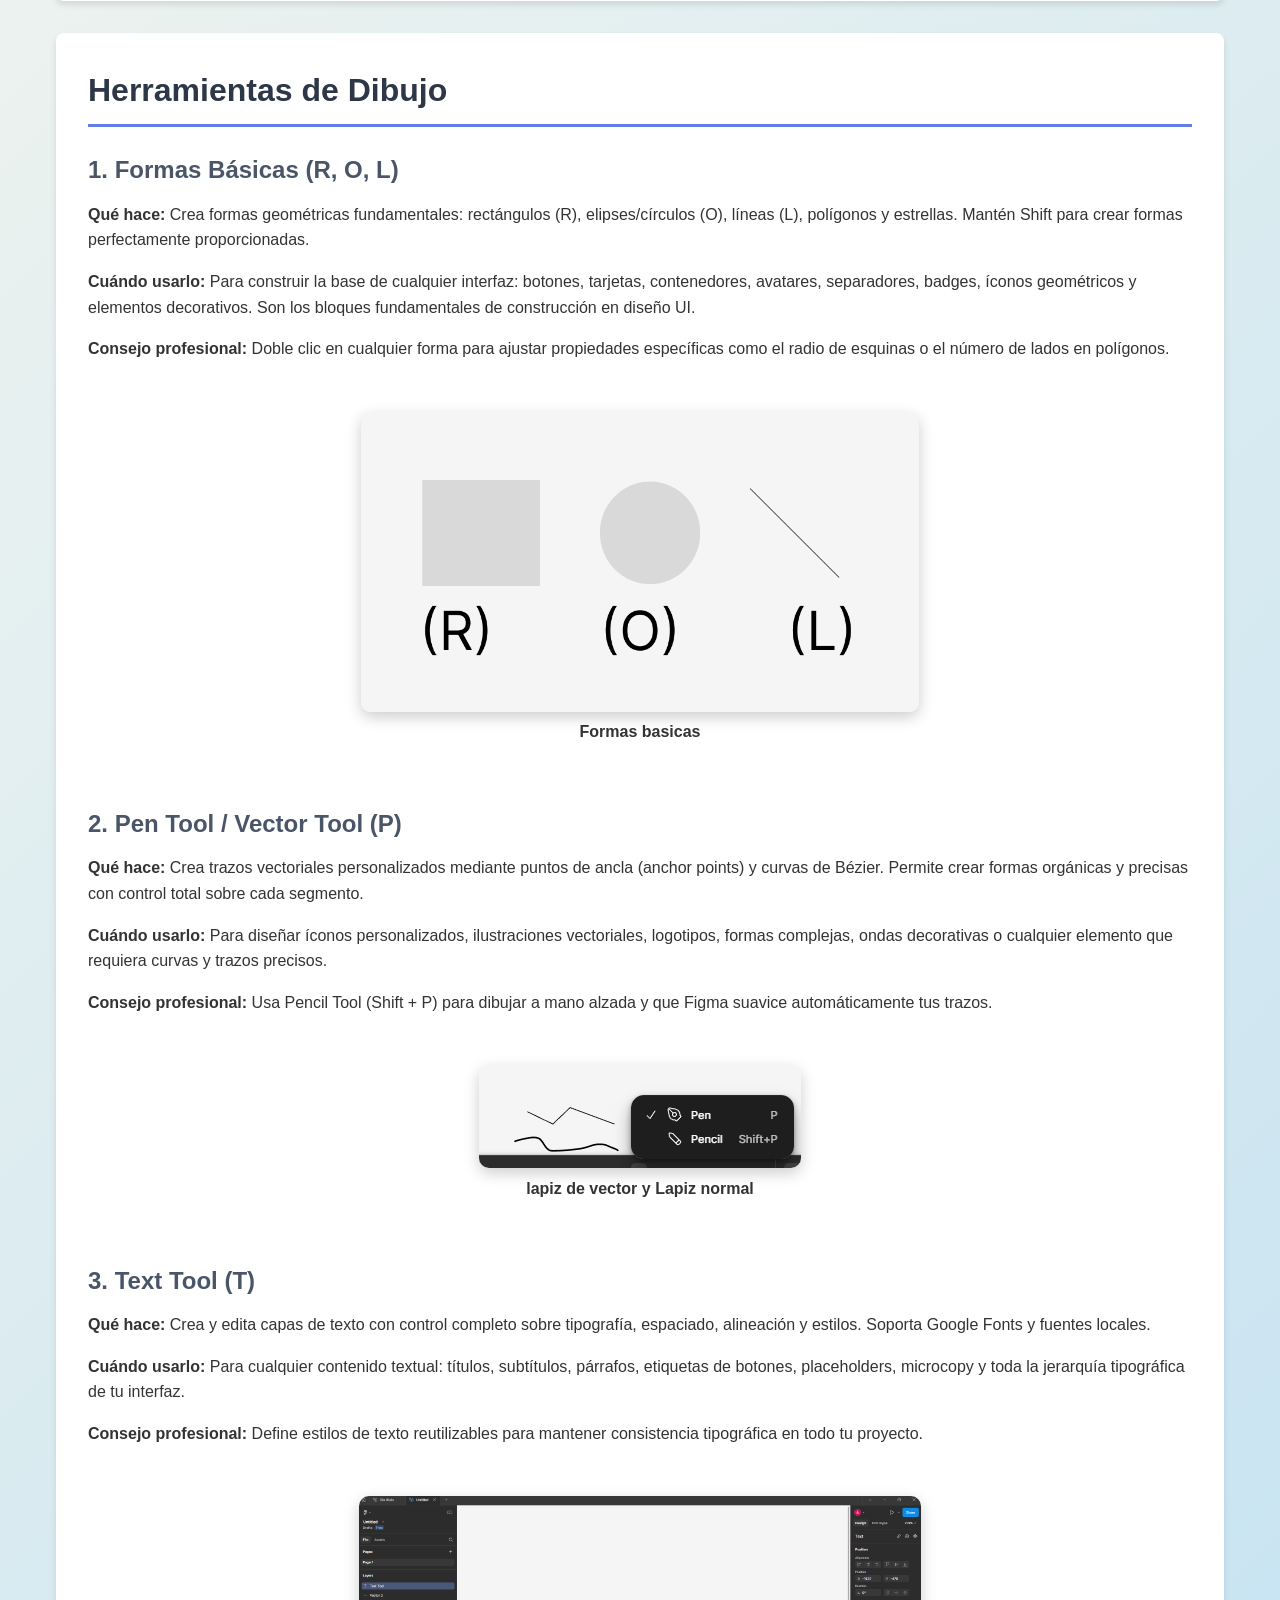
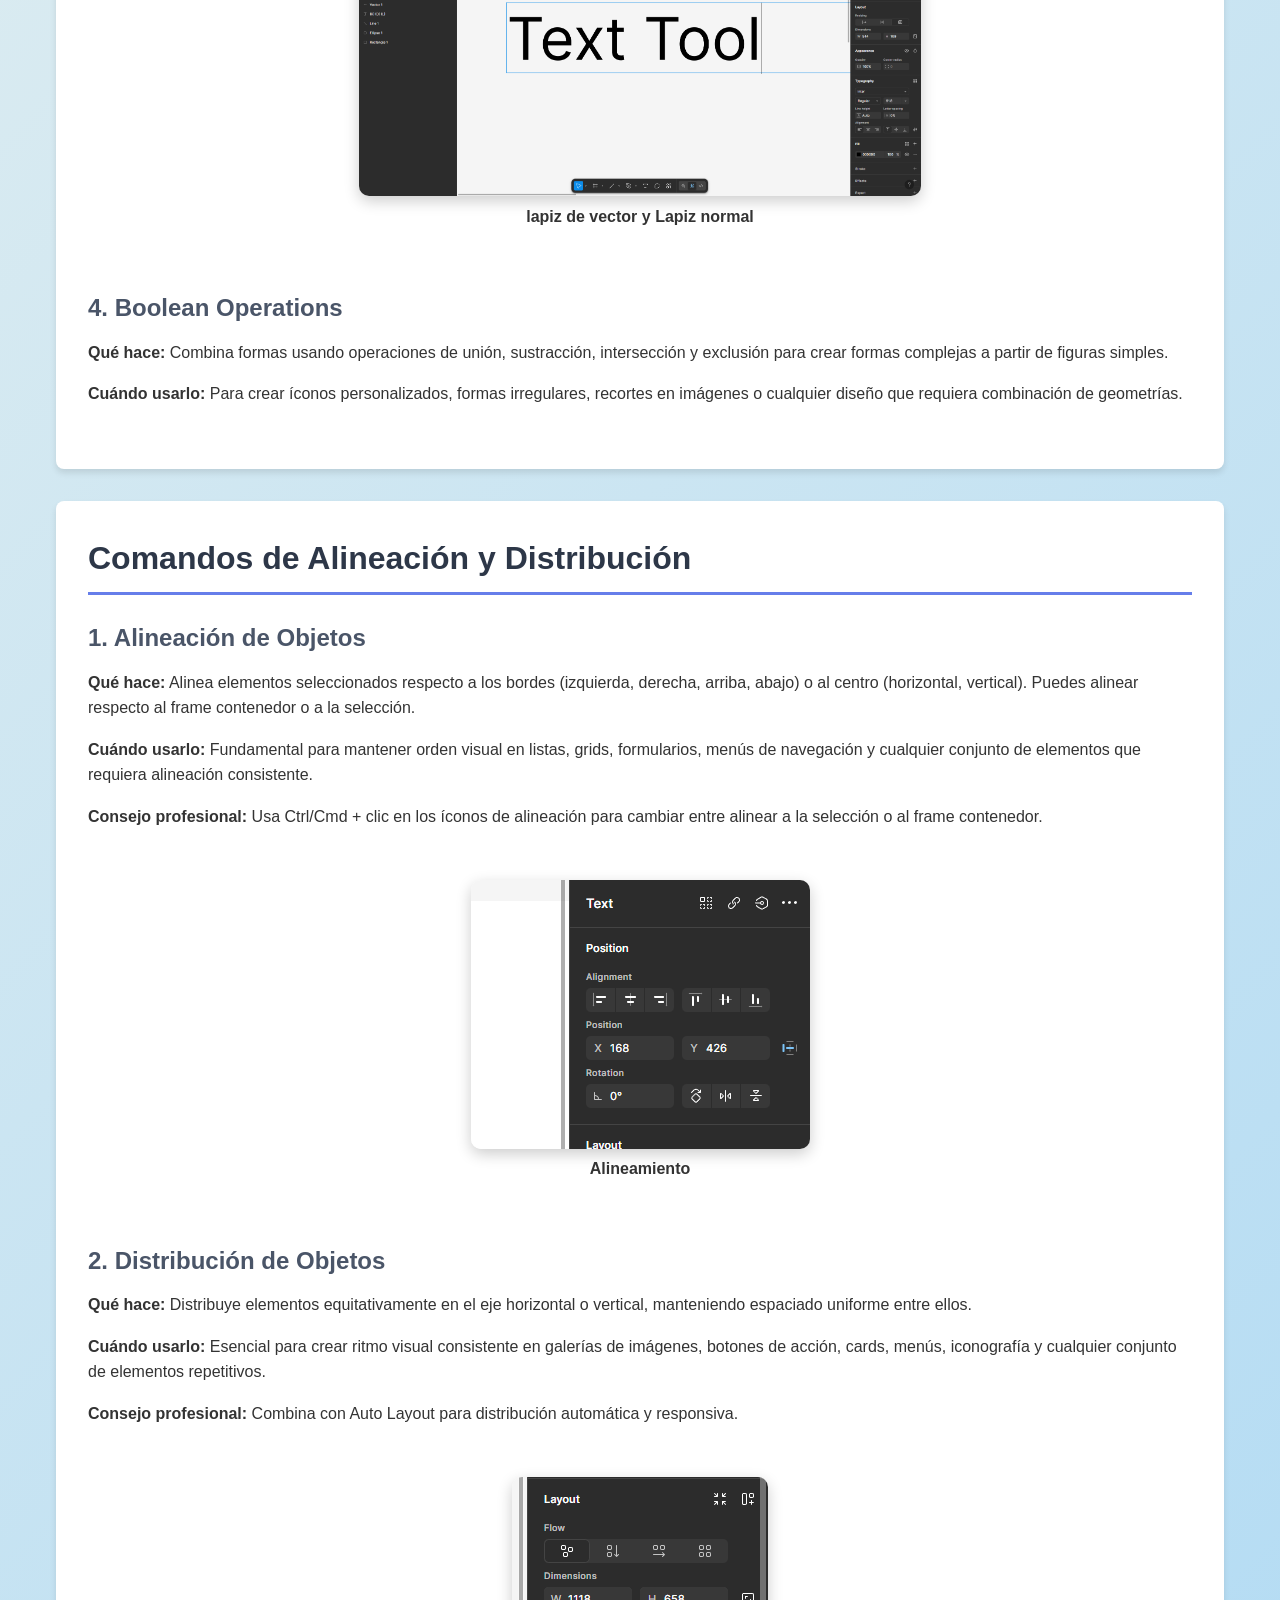
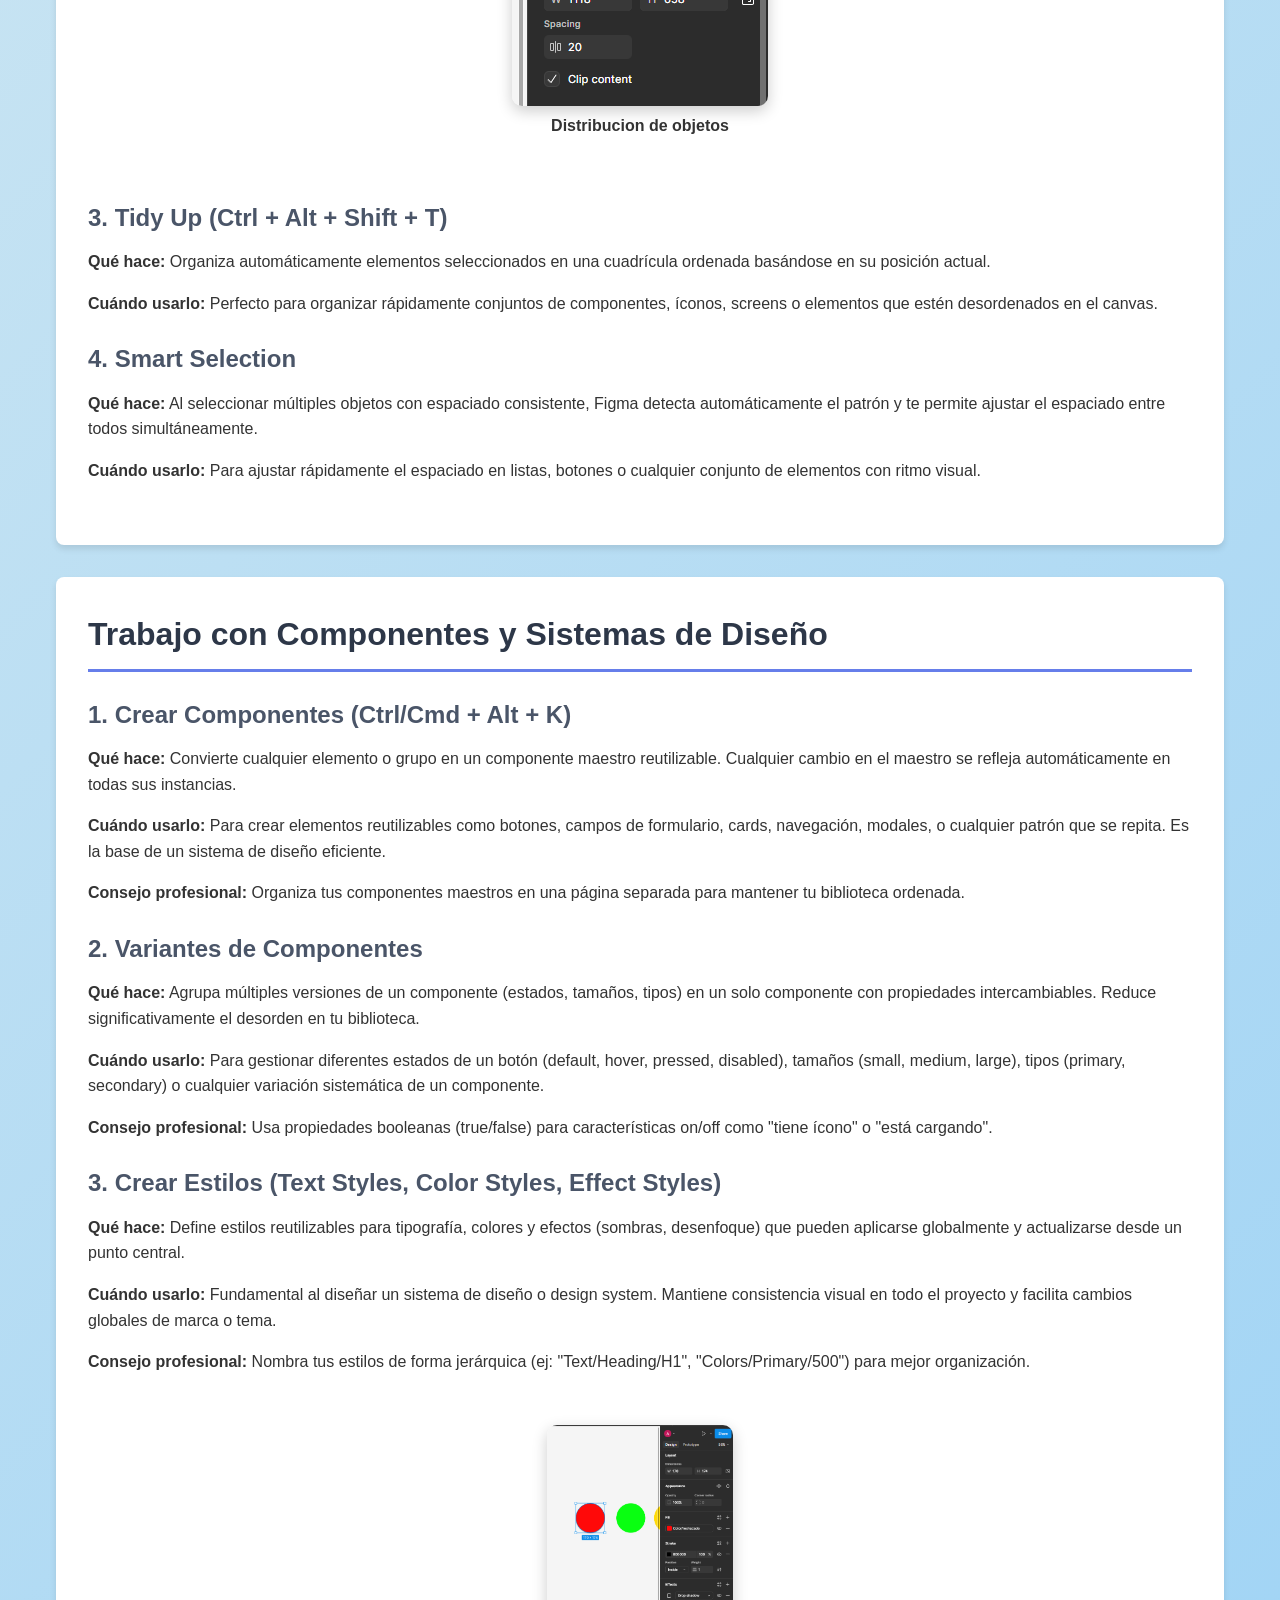
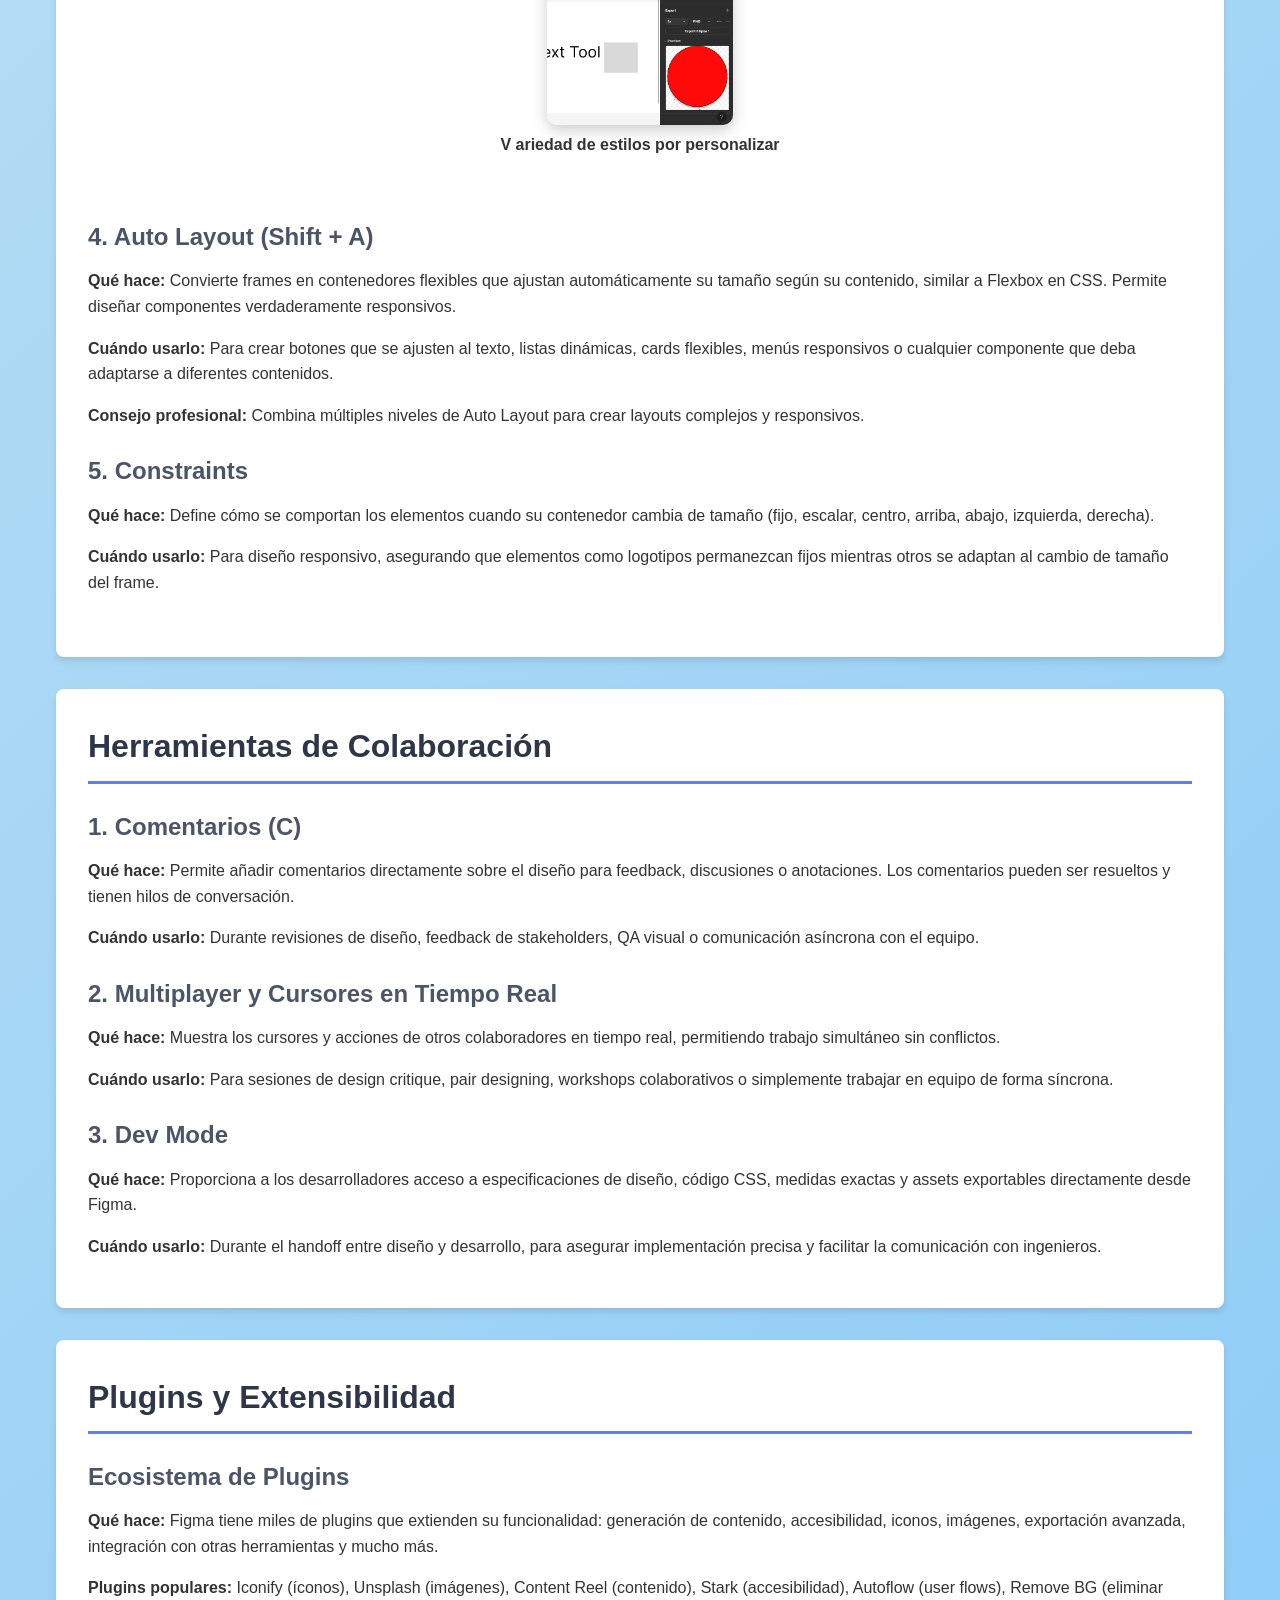
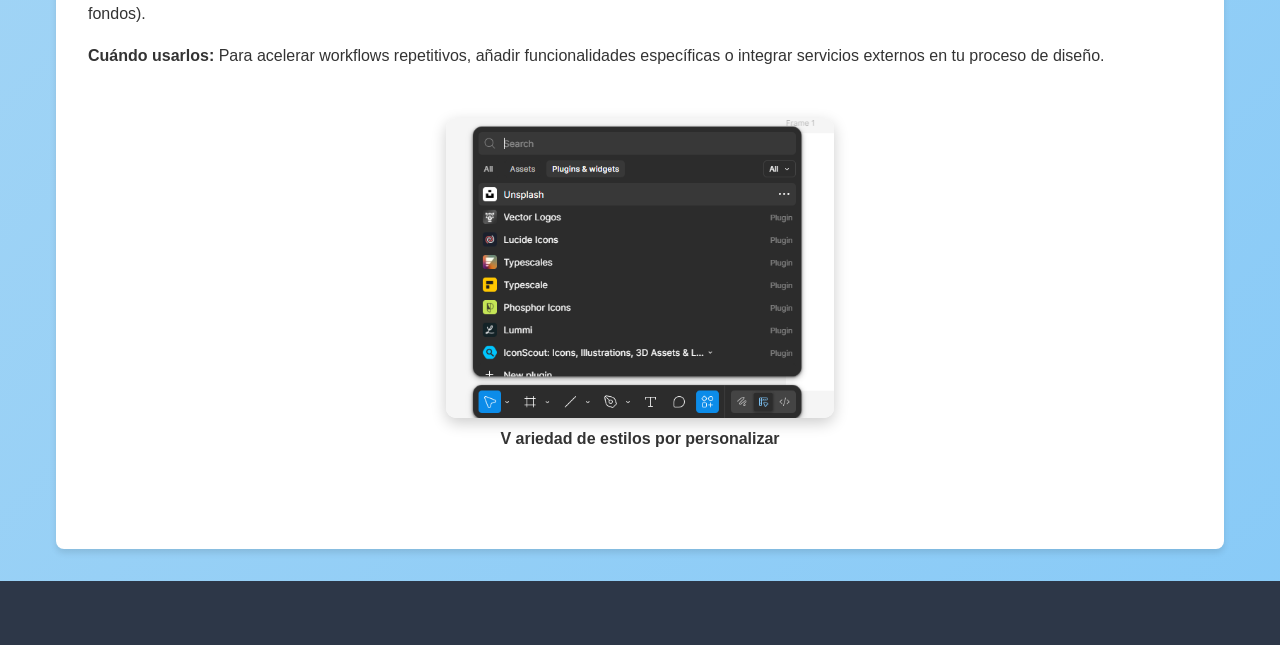
<file: leccion2.html>
<!DOCTYPE html>
<html lang="es">
<head>
    <meta charset="UTF-8">
    <meta name="viewport" content="width=device-width, initial-scale=1.0">
    <title>Comandos y Herramientas de Figma</title>
    <link rel="stylesheet" href="Style/styles1.css">
</head>
<body>
    <header>
        <h1>Figma</h1>
        <h2 style="color: #ffffff; border-bottom: none">Leccion 2</h2>
    </header>

    <main>
        <a href="./index.html" class="task-link">Inicio</a>
        <a href="./tarea1.html" class="task-link">Tarea 1</a>
        <a href="./tarea2.html" class="task-link">Tarea 2</a>
        <a href="./tarea3.html" class="task-link">Tarea 3</a>
        <a href="./leccion1.html" class="task-link">Leccion 1</a>
        <a href="./leccion2.html" class="task-link" style="color:#7297d8">Leccion 2</a>        
        <a href="./examenFinal.html" class="task-link">Examen</a>

        <section id="intro">
            <h2>Introducción</h2>
            <p>Figma es una plataforma de diseño colaborativo basada en la nube que ha revolucionado la forma en que los equipos crean interfaces digitales. Permite diseñar interfaces de usuario, crear prototipos interactivos de alta fidelidad y desarrollar sistemas de diseño escalables, todo en tiempo real con múltiples colaboradores. Su naturaleza multiplataforma y su potente conjunto de herramientas la convierten en la elección preferida de diseñadores UX/UI, desarrolladores y product managers en todo el mundo.</p>
        </section>

        <section id="seleccion">
            <h2>Herramientas de Selección y Manipulación</h2>

            <article>
                <h3>1. Move Tool (V)</h3>
                <p><strong>Qué hace:</strong> Permite seleccionar y mover objetos, capas o grupos dentro del lienzo. También funciona para hacer clic profundo (deep select) manteniendo Cmd/Ctrl mientras haces clic para seleccionar elementos anidados.</p>
                <p><strong>Cuándo usarlo:</strong> Es tu herramienta principal para organizar y posicionar elementos. Úsala para ajustar el layout, crear composiciones visuales y reorganizar componentes en tu diseño.</p>
                <p><strong>Consejo profesional:</strong> Mantén presionada la tecla espaciadora temporalmente para activar Hand Tool sin cambiar de herramienta.</p>
            </article>

            <article>
                <h3>2. Scale Tool (K)</h3>
                <p><strong>Qué hace:</strong> Escala objetos de forma proporcional o libre, permitiendo transformar tamaños sin necesidad de ajustar manualmente cada dimensión. Mantén Shift para escalar proporcionalmente.</p>
                <p><strong>Cuándo usarlo:</strong> Ideal para redimensionar íconos, imágenes, ilustraciones o grupos completos de elementos manteniendo la armonía visual. Especialmente útil cuando trabajas con assets de diferentes tamaños.</p>
                <p><strong>Consejo profesional:</strong> Usa Alt/Option mientras escalas para hacerlo desde el centro del objeto.</p>
            </article>

            <article>
                <h3>3. Hand Tool (H)</h3>
                <p><strong>Qué hace:</strong> Permite desplazarse por el lienzo sin modificar, seleccionar o mover objetos. Es esencial para la navegación fluida en proyectos extensos.</p>
                <p><strong>Cuándo usarlo:</strong> Perfecto para navegar en proyectos con múltiples artboards, sistemas de diseño complejos o cuando estás revisando flujos completos de usuario.</p>
                <p><strong>Consejo profesional:</strong> Usa la rueda del mouse o trackpad para hacer zoom mientras te desplazas.</p>
            </article>

            <article>
                <h3>4. Frame Tool (F)</h3>
                <p><strong>Qué hace:</strong> Crea contenedores (frames) que funcionan como artboards o pantallas independientes. Los frames son fundamentales en Figma y se comportan de forma diferente a los grupos.</p>
                <p><strong>Cuándo usarlo:</strong> Para crear pantallas de aplicaciones móviles, páginas web, componentes contenedores o secciones de tu diseño. Los frames permiten aplicar Auto Layout y son esenciales para el diseño responsivo.</p>
            </article>
        </section>

        <section id="dibujo">
            <h2>Herramientas de Dibujo</h2>

            <article>
                <h3>1. Formas Básicas (R, O, L)</h3>
                <p><strong>Qué hace:</strong> Crea formas geométricas fundamentales: rectángulos (R), elipses/círculos (O), líneas (L), polígonos y estrellas. Mantén Shift para crear formas perfectamente proporcionadas.</p>
                <p><strong>Cuándo usarlo:</strong> Para construir la base de cualquier interfaz: botones, tarjetas, contenedores, avatares, separadores, badges, íconos geométricos y elementos decorativos. Son los bloques fundamentales de construcción en diseño UI.</p>
                <p><strong>Consejo profesional:</strong> Doble clic en cualquier forma para ajustar propiedades específicas como el radio de esquinas o el número de lados en polígonos.</p>
            </article>
            <div class="images-container">
                <div class="image-card">
                    <img src="./imagenes/formasBasicas.png" alt="Formas basicas">
                    <p><strong>Formas basicas</strong></p>
                </div>
                

            <article>
                <h3>2. Pen Tool / Vector Tool (P)</h3>
                <p><strong>Qué hace:</strong> Crea trazos vectoriales personalizados mediante puntos de ancla (anchor points) y curvas de Bézier. Permite crear formas orgánicas y precisas con control total sobre cada segmento.</p>
                <p><strong>Cuándo usarlo:</strong> Para diseñar íconos personalizados, ilustraciones vectoriales, logotipos, formas complejas, ondas decorativas o cualquier elemento que requiera curvas y trazos precisos.</p>
                <p><strong>Consejo profesional:</strong> Usa Pencil Tool (Shift + P) para dibujar a mano alzada y que Figma suavice automáticamente tus trazos.</p>
            </article>
            <div class="images-container">
                <div class="image-card">
                    <img src="./imagenes/pen&VectorTools.png" alt="Pen&VectorTools">
                    <p><strong>lapiz de vector y Lapiz normal</strong></p>
                </div>

            <article>
                <h3>3. Text Tool (T)</h3>
                <p><strong>Qué hace:</strong> Crea y edita capas de texto con control completo sobre tipografía, espaciado, alineación y estilos. Soporta Google Fonts y fuentes locales.</p>
                <p><strong>Cuándo usarlo:</strong> Para cualquier contenido textual: títulos, subtítulos, párrafos, etiquetas de botones, placeholders, microcopy y toda la jerarquía tipográfica de tu interfaz.</p>
                <p><strong>Consejo profesional:</strong> Define estilos de texto reutilizables para mantener consistencia tipográfica en todo tu proyecto.</p>
            </article>
            <div class="images-container">
                <div class="image-card">
                    <img src="./imagenes/textTool.png" alt="Pen&VectorTools">
                    <p><strong>lapiz de vector y Lapiz normal</strong></p>
                </div>

            <article>
                <h3>4. Boolean Operations</h3>
                <p><strong>Qué hace:</strong> Combina formas usando operaciones de unión, sustracción, intersección y exclusión para crear formas complejas a partir de figuras simples.</p>
                <p><strong>Cuándo usarlo:</strong> Para crear íconos personalizados, formas irregulares, recortes en imágenes o cualquier diseño que requiera combinación de geometrías.</p>
            </article>
        </section>

        <section id="alineacion">
            <h2>Comandos de Alineación y Distribución</h2>

            <article>
                <h3>1. Alineación de Objetos</h3>
                <p><strong>Qué hace:</strong> Alinea elementos seleccionados respecto a los bordes (izquierda, derecha, arriba, abajo) o al centro (horizontal, vertical). Puedes alinear respecto al frame contenedor o a la selección.</p>
                <p><strong>Cuándo usarlo:</strong> Fundamental para mantener orden visual en listas, grids, formularios, menús de navegación y cualquier conjunto de elementos que requiera alineación consistente.</p>
                <p><strong>Consejo profesional:</strong> Usa Ctrl/Cmd + clic en los íconos de alineación para cambiar entre alinear a la selección o al frame contenedor.</p>
            </article>
            <div class="images-container">
                <div class="image-card">
                    <img src="./imagenes/Alignment.png" alt="Alignment">
                    <p><strong>Alineamiento</strong></p>
                </div>

            <article>
                <h3>2. Distribución de Objetos</h3>
                <p><strong>Qué hace:</strong> Distribuye elementos equitativamente en el eje horizontal o vertical, manteniendo espaciado uniforme entre ellos.</p>
                <p><strong>Cuándo usarlo:</strong> Esencial para crear ritmo visual consistente en galerías de imágenes, botones de acción, cards, menús, iconografía y cualquier conjunto de elementos repetitivos.</p>
                <p><strong>Consejo profesional:</strong> Combina con Auto Layout para distribución automática y responsiva.</p>
            </article>
            <div class="images-container">
                <div class="image-card">
                    <img src="./imagenes/layoud.png" alt="layoud">
                    <p><strong>Distribucion de objetos</strong></p>
                </div>

            <article>
                <h3>3. Tidy Up (Ctrl + Alt + Shift + T)</h3>
                <p><strong>Qué hace:</strong> Organiza automáticamente elementos seleccionados en una cuadrícula ordenada basándose en su posición actual.</p>
                <p><strong>Cuándo usarlo:</strong> Perfecto para organizar rápidamente conjuntos de componentes, íconos, screens o elementos que estén desordenados en el canvas.</p>
            </article>
            

            <article>
                <h3>4. Smart Selection</h3>
                <p><strong>Qué hace:</strong> Al seleccionar múltiples objetos con espaciado consistente, Figma detecta automáticamente el patrón y te permite ajustar el espaciado entre todos simultáneamente.</p>
                <p><strong>Cuándo usarlo:</strong> Para ajustar rápidamente el espaciado en listas, botones o cualquier conjunto de elementos con ritmo visual.</p>
            </article>
        </section>

        <section id="componentes">
            <h2>Trabajo con Componentes y Sistemas de Diseño</h2>

            <article>
                <h3>1. Crear Componentes (Ctrl/Cmd + Alt + K)</h3>
                <p><strong>Qué hace:</strong> Convierte cualquier elemento o grupo en un componente maestro reutilizable. Cualquier cambio en el maestro se refleja automáticamente en todas sus instancias.</p>
                <p><strong>Cuándo usarlo:</strong> Para crear elementos reutilizables como botones, campos de formulario, cards, navegación, modales, o cualquier patrón que se repita. Es la base de un sistema de diseño eficiente.</p>
                <p><strong>Consejo profesional:</strong> Organiza tus componentes maestros en una página separada para mantener tu biblioteca ordenada.</p>
            </article>
            

            <article>
                <h3>2. Variantes de Componentes</h3>
                <p><strong>Qué hace:</strong> Agrupa múltiples versiones de un componente (estados, tamaños, tipos) en un solo componente con propiedades intercambiables. Reduce significativamente el desorden en tu biblioteca.</p>
                <p><strong>Cuándo usarlo:</strong> Para gestionar diferentes estados de un botón (default, hover, pressed, disabled), tamaños (small, medium, large), tipos (primary, secondary) o cualquier variación sistemática de un componente.</p>
                <p><strong>Consejo profesional:</strong> Usa propiedades booleanas (true/false) para características on/off como "tiene ícono" o "está cargando".</p>
            </article>
            

            <article>
                <h3>3. Crear Estilos (Text Styles, Color Styles, Effect Styles)</h3>
                <p><strong>Qué hace:</strong> Define estilos reutilizables para tipografía, colores y efectos (sombras, desenfoque) que pueden aplicarse globalmente y actualizarse desde un punto central.</p>
                <p><strong>Cuándo usarlo:</strong> Fundamental al diseñar un sistema de diseño o design system. Mantiene consistencia visual en todo el proyecto y facilita cambios globales de marca o tema.</p>
                <p><strong>Consejo profesional:</strong> Nombra tus estilos de forma jerárquica (ej: "Text/Heading/H1", "Colors/Primary/500") para mejor organización.</p>
            </article>
            <div class="images-container">
                <div class="image-card">
                    <img src="./imagenes/styles.png" alt="Styles">
                    <p><strong>V ariedad de estilos por personalizar</strong></p>
                </div>


            <article>
                <h3>4. Auto Layout (Shift + A)</h3>
                <p><strong>Qué hace:</strong> Convierte frames en contenedores flexibles que ajustan automáticamente su tamaño según su contenido, similar a Flexbox en CSS. Permite diseñar componentes verdaderamente responsivos.</p>
                <p><strong>Cuándo usarlo:</strong> Para crear botones que se ajusten al texto, listas dinámicas, cards flexibles, menús responsivos o cualquier componente que deba adaptarse a diferentes contenidos.</p>
                <p><strong>Consejo profesional:</strong> Combina múltiples niveles de Auto Layout para crear layouts complejos y responsivos.</p>
            </article>

            <article>
                <h3>5. Constraints</h3>
                <p><strong>Qué hace:</strong> Define cómo se comportan los elementos cuando su contenedor cambia de tamaño (fijo, escalar, centro, arriba, abajo, izquierda, derecha).</p>
                <p><strong>Cuándo usarlo:</strong> Para diseño responsivo, asegurando que elementos como logotipos permanezcan fijos mientras otros se adaptan al cambio de tamaño del frame.</p>
            </article>
        </section>

        

        <section id="colaboracion">
            <h2>Herramientas de Colaboración</h2>

            <article>
                <h3>1. Comentarios (C)</h3>
                <p><strong>Qué hace:</strong> Permite añadir comentarios directamente sobre el diseño para feedback, discusiones o anotaciones. Los comentarios pueden ser resueltos y tienen hilos de conversación.</p>
                <p><strong>Cuándo usarlo:</strong> Durante revisiones de diseño, feedback de stakeholders, QA visual o comunicación asíncrona con el equipo.</p>
            </article>

            <article>
                <h3>2. Multiplayer y Cursores en Tiempo Real</h3>
                <p><strong>Qué hace:</strong> Muestra los cursores y acciones de otros colaboradores en tiempo real, permitiendo trabajo simultáneo sin conflictos.</p>
                <p><strong>Cuándo usarlo:</strong> Para sesiones de design critique, pair designing, workshops colaborativos o simplemente trabajar en equipo de forma síncrona.</p>
            </article>

            <article>
                <h3>3. Dev Mode</h3>
                <p><strong>Qué hace:</strong> Proporciona a los desarrolladores acceso a especificaciones de diseño, código CSS, medidas exactas y assets exportables directamente desde Figma.</p>
                <p><strong>Cuándo usarlo:</strong> Durante el handoff entre diseño y desarrollo, para asegurar implementación precisa y facilitar la comunicación con ingenieros.</p>
            </article>
        </section>

        <section id="plugins">
            <h2>Plugins y Extensibilidad</h2>

            <article>
                <h3>Ecosistema de Plugins</h3>
                <p><strong>Qué hace:</strong> Figma tiene miles de plugins que extienden su funcionalidad: generación de contenido, accesibilidad, iconos, imágenes, exportación avanzada, integración con otras herramientas y mucho más.</p>
                <p><strong>Plugins populares:</strong> Iconify (íconos), Unsplash (imágenes), Content Reel (contenido), Stark (accesibilidad), Autoflow (user flows), Remove BG (eliminar fondos).</p>
                <p><strong>Cuándo usarlos:</strong> Para acelerar workflows repetitivos, añadir funcionalidades específicas o integrar servicios externos en tu proceso de diseño.</p>
                <div class="images-container">
                <div class="image-card">
                    <img src="./imagenes/Plugins.png" alt="Styles">
                    <p><strong>V ariedad de estilos por personalizar</strong></p>
                </div>
            </article>
        </section>

    </main>

    <footer>
        <p></p>
    </footer>
</body>
</html>
</file>
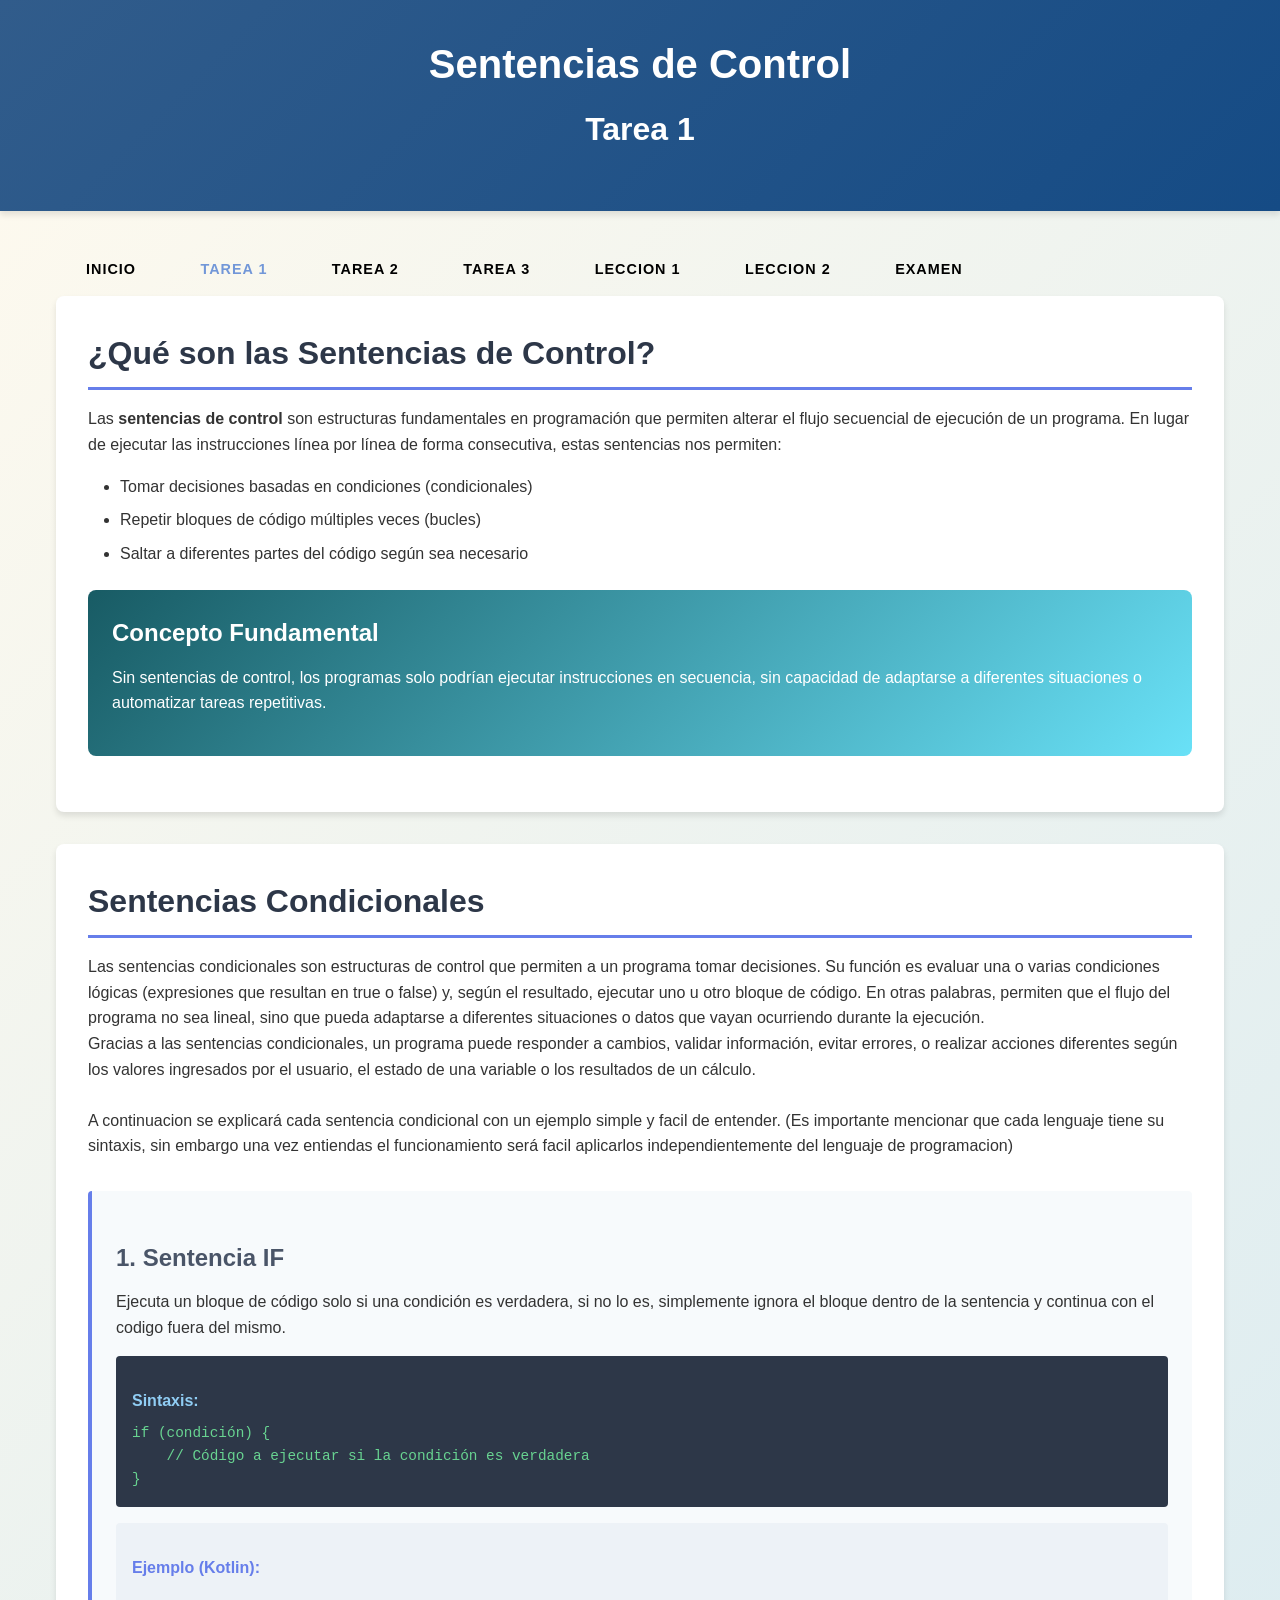
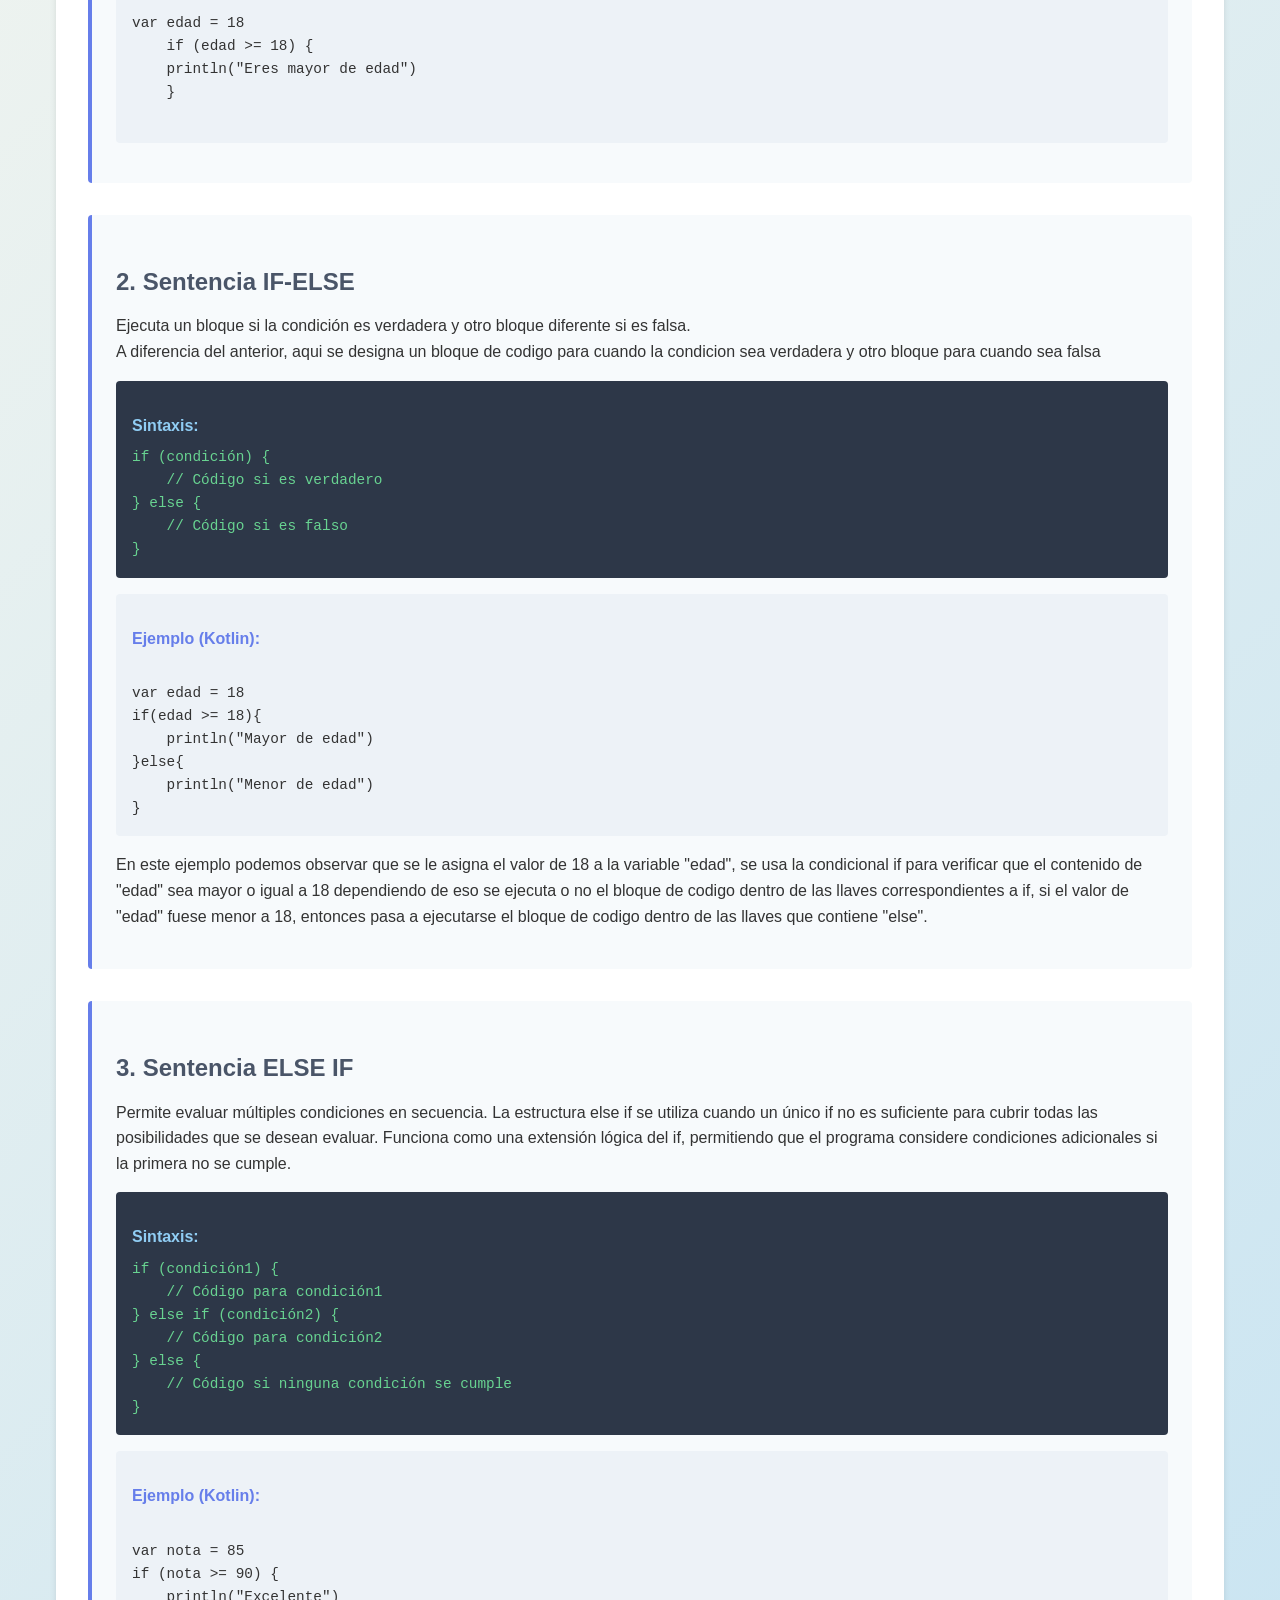
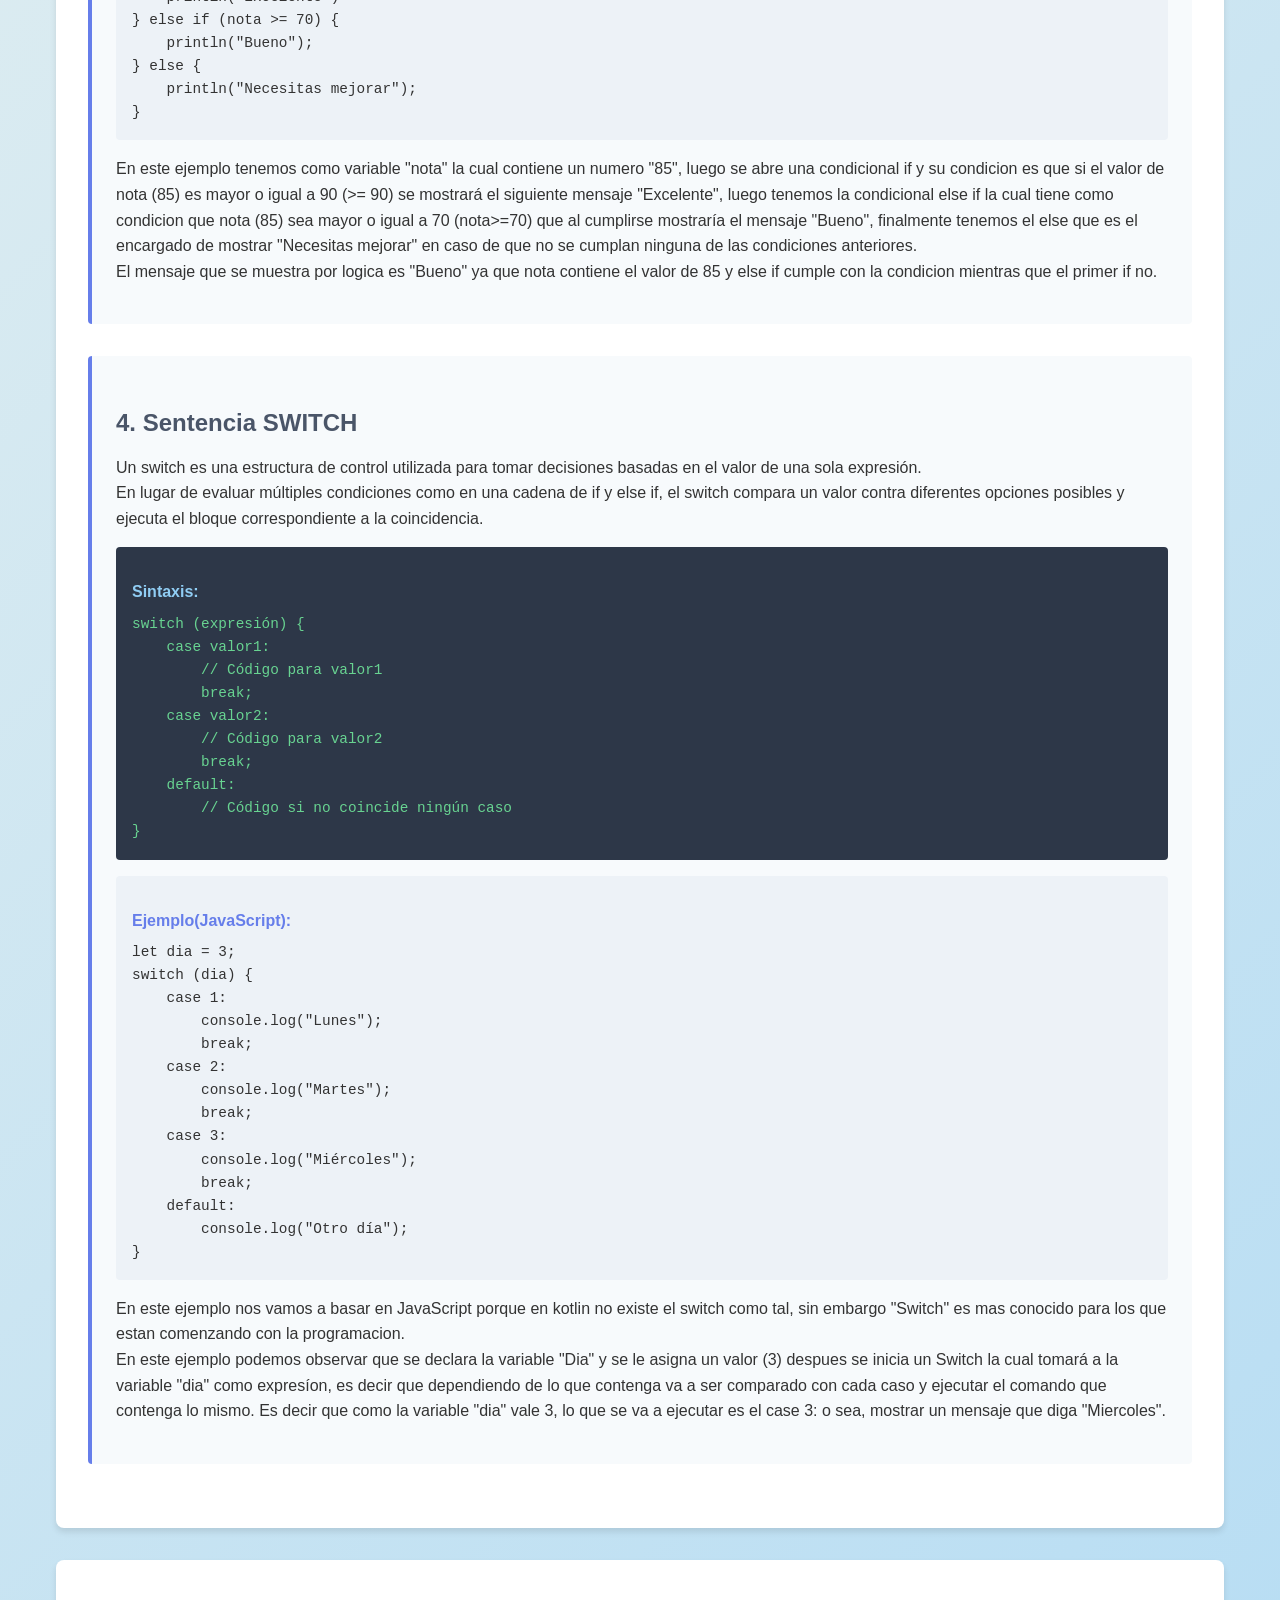
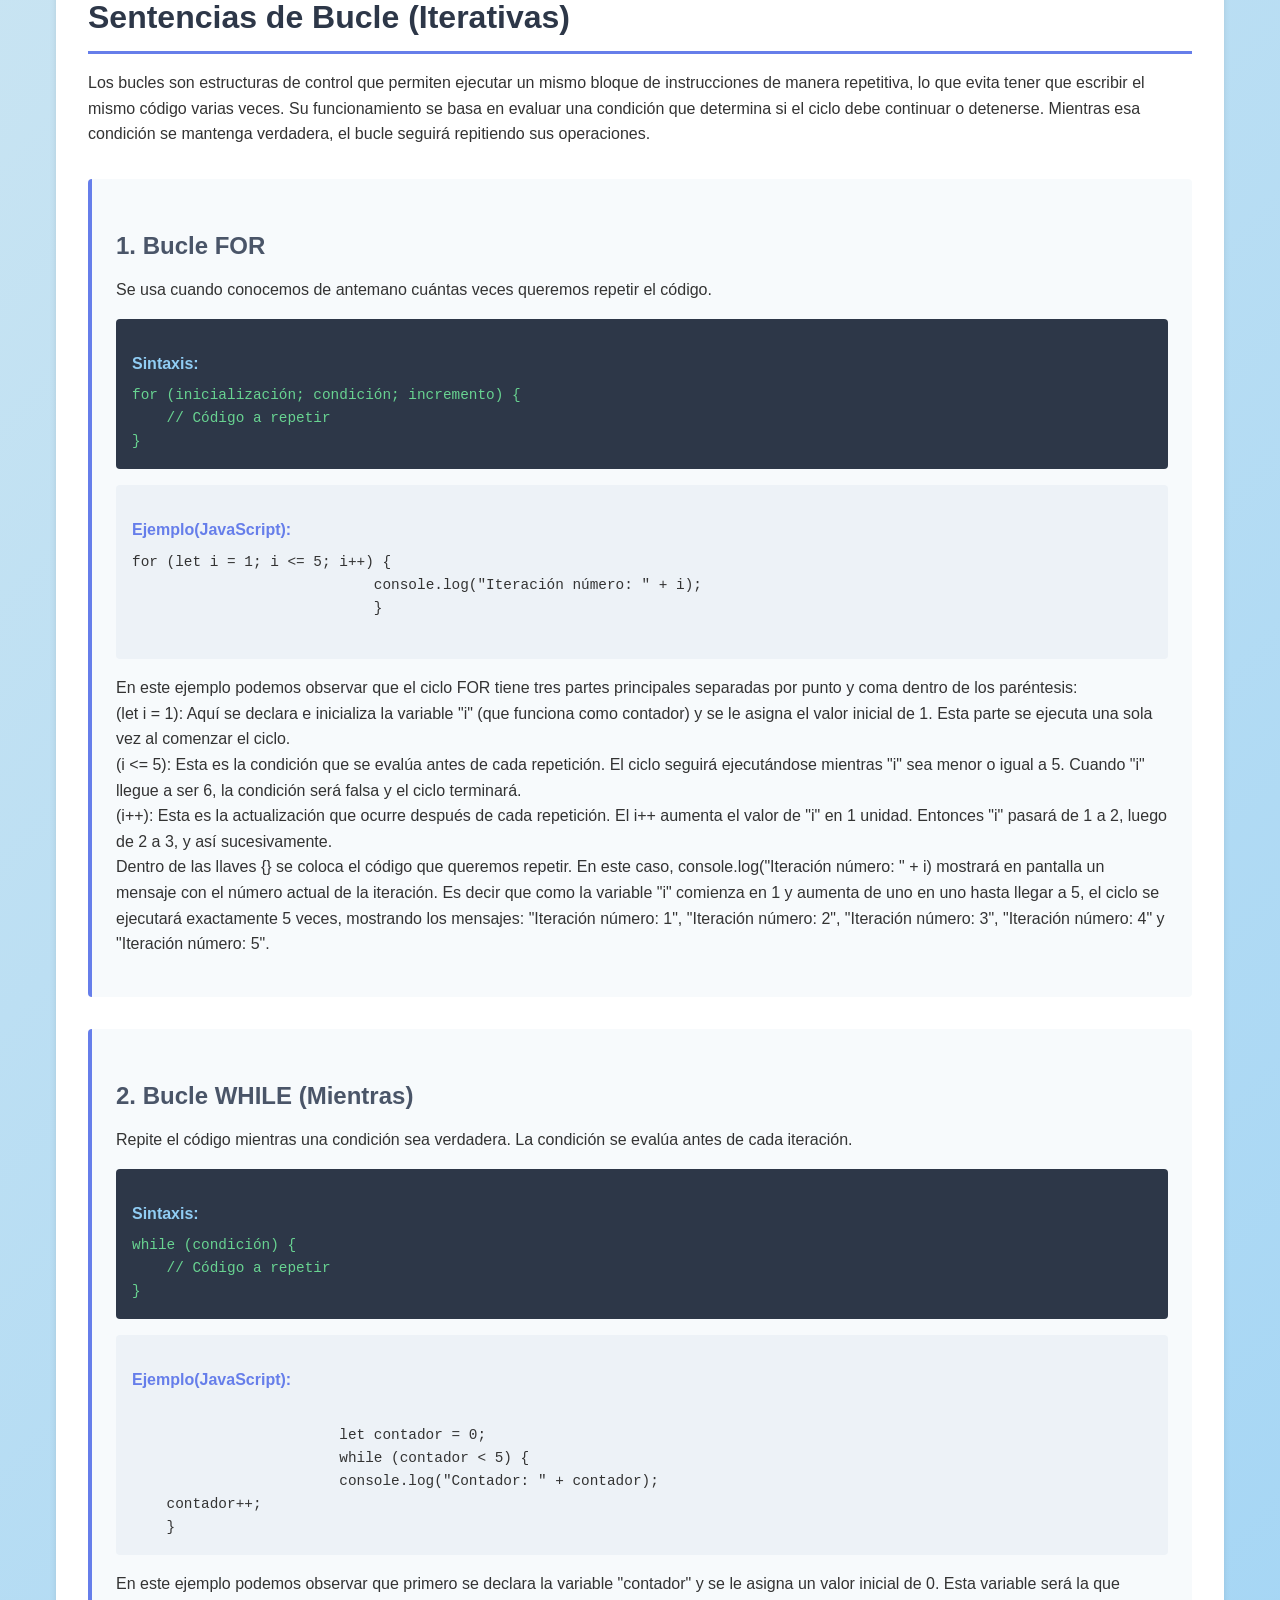
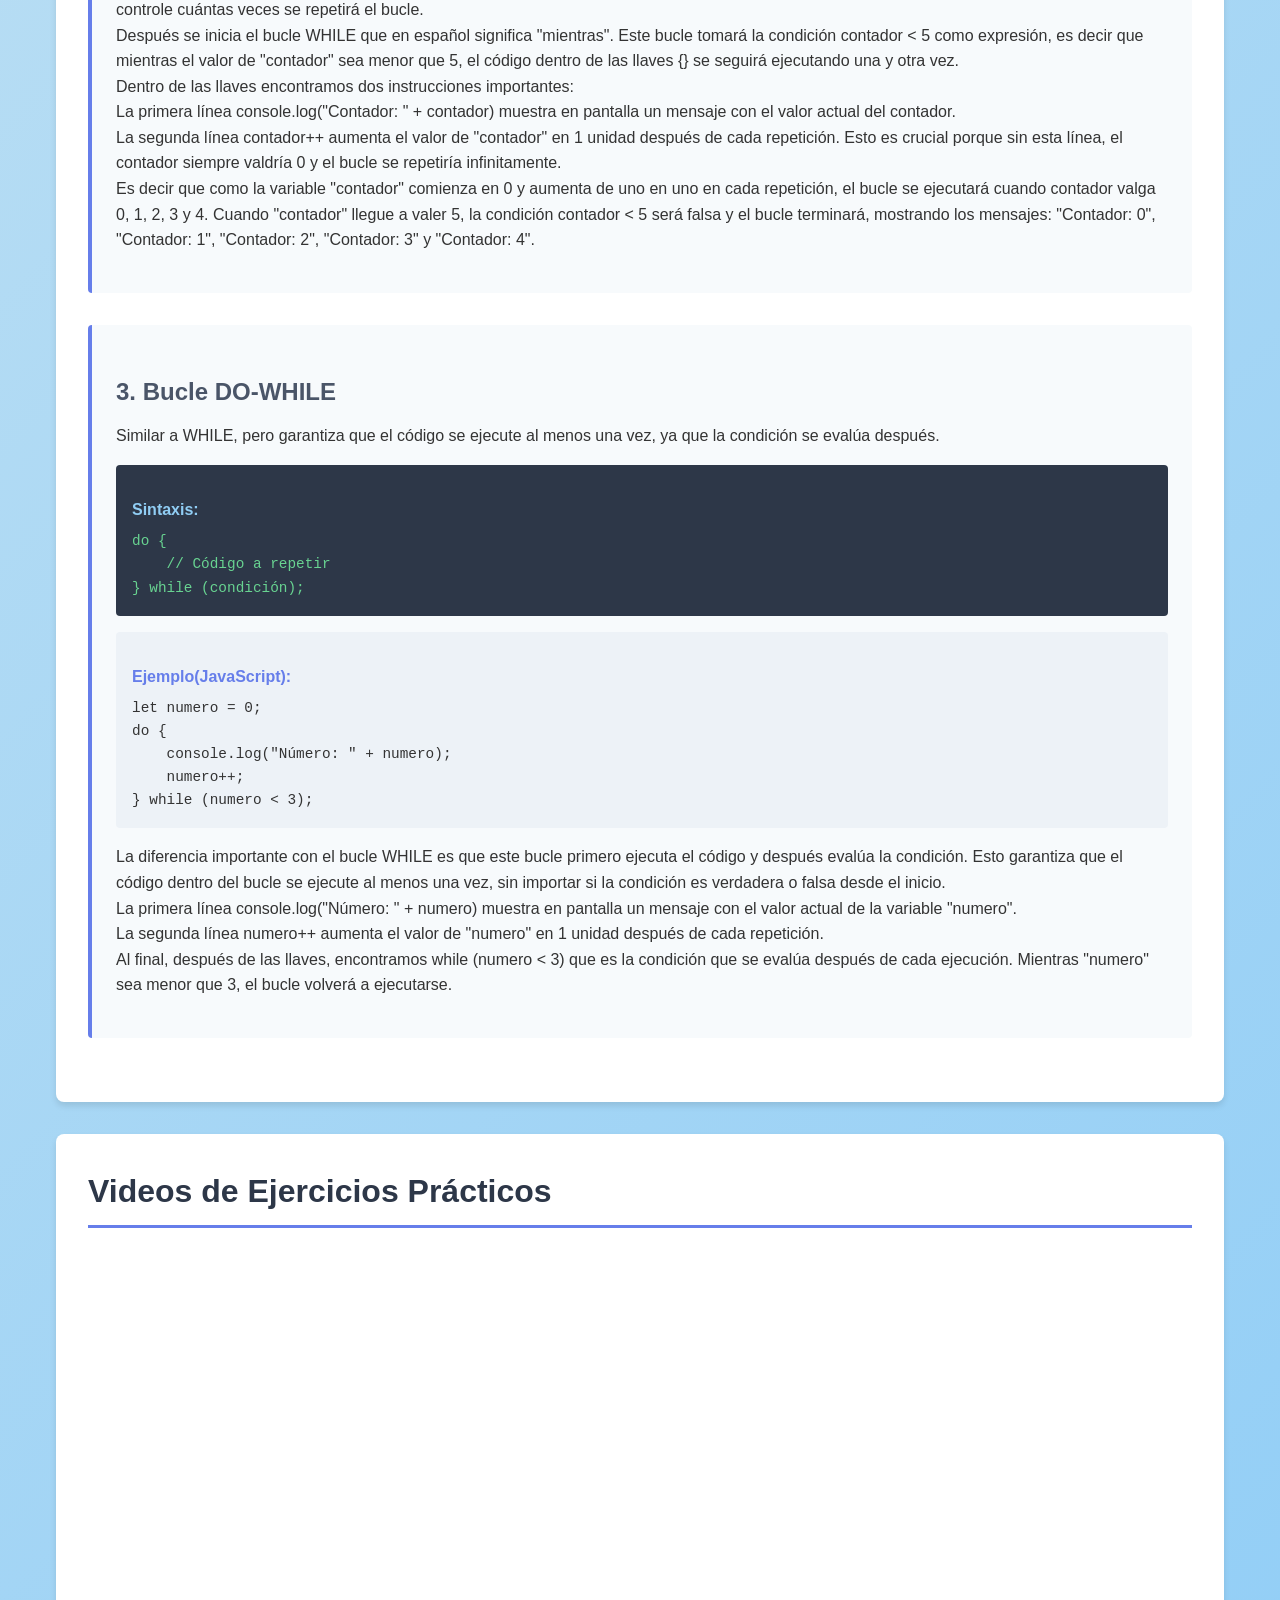
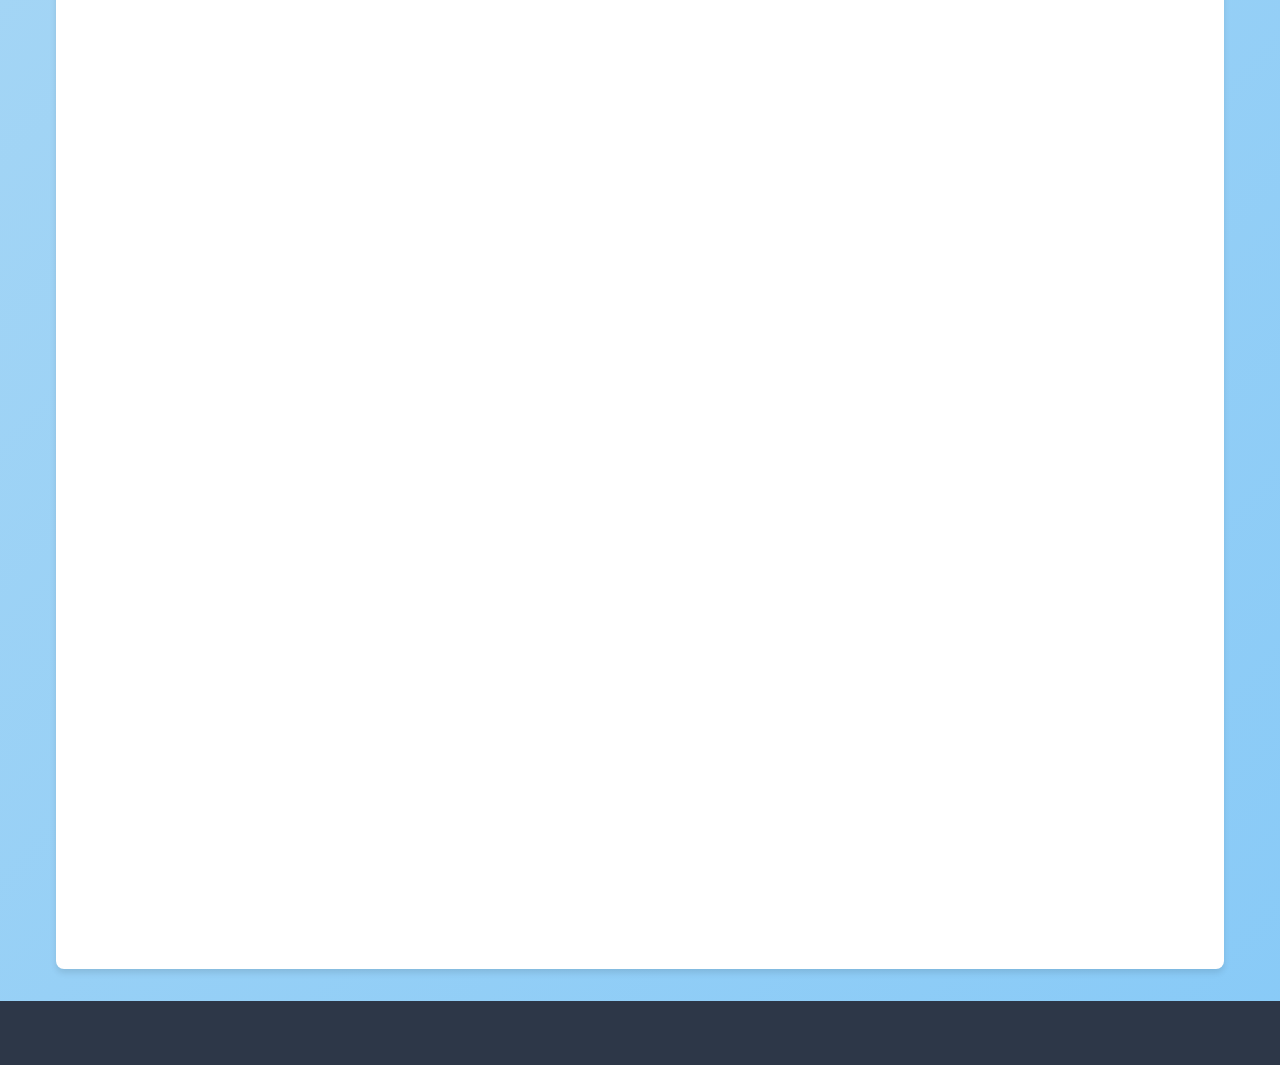
<file: tarea1.html>
<!DOCTYPE html>
<html lang="es">
<head>
    <meta charset="UTF-8">
    <meta name="viewport" content="width=device-width, initial-scale=1.0">
    <title>Sentencias de Control</title>
    <link rel="stylesheet" href="Style/styles1.css">
</head>
<body>
    <header>
        <h1>Sentencias de Control</h1>
        <h2 style="color: #ffffff; border-bottom: none">Tarea 1</h2>
    </header>    
    <main>        
        <a href="./index.html" class="task-link">Inicio</a>
        <a href="./tarea1.html" class="task-link" style="color:#7297d8">Tarea 1</a>
        <a href="./tarea2.html" class="task-link">Tarea 2</a>
        <a href="./tarea3.html" class="task-link">Tarea 3</a>
        <a href="./leccion1.html" class="task-link">Leccion 1</a>
        <a href="./leccion2.html" class="task-link">Leccion 2</a>
        <a href="./examenFinal.html" class="task-link">Examen</a>

        <section id="intro">
            <h2>¿Qué son las Sentencias de Control?</h2>
            <p>Las <strong>sentencias de control</strong> son estructuras fundamentales en programación que permiten alterar el flujo secuencial de ejecución de un programa. En lugar de ejecutar las instrucciones línea por línea de forma consecutiva, estas sentencias nos permiten:</p>
            <ul>
                <li>Tomar decisiones basadas en condiciones (condicionales)</li>
                <li>Repetir bloques de código múltiples veces (bucles)</li>
                <li>Saltar a diferentes partes del código según sea necesario</li>
            </ul>
            <div class="concept-box">
                <h3>Concepto Fundamental</h3>
                <p>Sin sentencias de control, los programas solo podrían ejecutar instrucciones en secuencia, sin capacidad de adaptarse a diferentes situaciones o automatizar tareas repetitivas.</p>
            </div>
        </section>

        <section id="condicionales">
            <h2>Sentencias Condicionales</h2>
            <p>Las sentencias condicionales son estructuras de control que permiten a un programa tomar decisiones. Su función es evaluar una o varias condiciones lógicas (expresiones que resultan en true o false) y, según el resultado, ejecutar uno u otro bloque de código.
            En otras palabras, permiten que el flujo del programa no sea lineal, sino que pueda adaptarse a diferentes situaciones o datos que vayan ocurriendo durante la ejecución. <br>
            Gracias a las sentencias condicionales, un programa puede responder a cambios, validar información, evitar errores, o realizar acciones diferentes según los valores ingresados por el usuario, el estado de una variable o los resultados de un cálculo. <br> <br>
            A continuacion se explicará cada sentencia condicional con un ejemplo simple y facil de entender. (Es importante mencionar que cada lenguaje tiene su sintaxis, sin embargo una vez entiendas el funcionamiento será facil aplicarlos independientemente del lenguaje de programacion)
            </p>

            <article class="control-structure">
                <h3>1. Sentencia IF</h3>
                <p>Ejecuta un bloque de código solo si una condición es verdadera, si no lo es, simplemente ignora el bloque dentro de la sentencia y continua con el codigo fuera del mismo.</p>
                <div class="syntax-box">
                    <h4>Sintaxis:</h4>
                    <pre><code>if (condición) {
    // Código a ejecutar si la condición es verdadera
}</code></pre>
                </div>
                <div class="example">
                    <h4>Ejemplo (Kotlin):</h4>
                    <pre><code>
var edad = 18
    if (edad >= 18) {
    println("Eres mayor de edad")
    }

</code></pre>
                </div>
            </article>

            <article class="control-structure">
                <h3>2. Sentencia IF-ELSE</h3>
                <p>Ejecuta un bloque si la condición es verdadera y otro bloque diferente si es falsa. <br>
                A diferencia del anterior, aqui se designa un bloque de codigo para cuando la condicion sea verdadera y otro bloque para cuando sea falsa</p>
                <div class="syntax-box">
                    <h4>Sintaxis:</h4>
                    <pre><code>if (condición) {
    // Código si es verdadero
} else {
    // Código si es falso
}</code></pre>
                </div>
                <div class="example">
                    <h4>Ejemplo (Kotlin):</h4>
                    <pre><code>
var edad = 18
if(edad >= 18){
    println("Mayor de edad")
}else{
    println("Menor de edad")
}
</code></pre>
                </div>
                <p>En este ejemplo podemos observar que se le asigna el valor de 18 a la variable "edad", se usa la condicional if para verificar que el contenido de "edad" sea mayor o igual a 18 
                    dependiendo de eso se ejecuta o no el bloque de codigo dentro de las llaves correspondientes a if, si el valor de "edad" fuese menor a 18, entonces pasa a ejecutarse el bloque de codigo dentro de las llaves que contiene "else".
                </p>
            </article>
            

            <article class="control-structure">
                <h3>3. Sentencia ELSE IF </h3>
                <p>Permite evaluar múltiples condiciones en secuencia. La estructura else if se utiliza cuando un único if no es suficiente para cubrir todas las posibilidades que se desean evaluar. Funciona como una extensión lógica del if, permitiendo que el programa considere condiciones adicionales si la primera no se cumple.</p>
                <div class="syntax-box">
                    <h4>Sintaxis:</h4>
                    <pre><code>if (condición1) {
    // Código para condición1
} else if (condición2) {
    // Código para condición2
} else {
    // Código si ninguna condición se cumple
}</code></pre>
                </div>
                <div class="example">
                    <h4>Ejemplo (Kotlin):</h4>
                    <pre><code>
var nota = 85
if (nota >= 90) {
    println("Excelente")
} else if (nota >= 70) {
    println("Bueno");
} else {
    println("Necesitas mejorar");
}</code></pre>
                </div>
                <p>En este ejemplo tenemos como variable "nota" la cual contiene un numero "85", luego se abre una condicional if y su condicion es que si el valor de nota (85) es mayor o igual a 90 (>= 90) se mostrará el siguiente mensaje "Excelente", luego tenemos la condicional else if la cual tiene como condicion que nota (85) sea mayor o igual a 70 (nota>=70) que al cumplirse mostraría el mensaje "Bueno", finalmente tenemos el else que es el encargado de mostrar "Necesitas mejorar" en caso de que no se cumplan ninguna de las condiciones anteriores. <br>
                El mensaje que se muestra por logica es "Bueno" ya que nota contiene el valor de 85 y else if cumple con la condicion mientras que el primer if no. </p>
            </article>

            <article class="control-structure">
                <h3>4. Sentencia SWITCH</h3>
                <p>Un switch es una estructura de control utilizada para tomar decisiones basadas en el valor de una sola expresión. <br>
En lugar de evaluar múltiples condiciones como en una cadena de if y else if, el switch compara un valor contra diferentes opciones posibles y ejecuta el bloque correspondiente a la coincidencia.</p>
                <div class="syntax-box">
                    <h4>Sintaxis:</h4>
                    <pre><code>switch (expresión) {
    case valor1:
        // Código para valor1
        break;
    case valor2:
        // Código para valor2
        break;
    default:
        // Código si no coincide ningún caso
}</code></pre>
                </div>
                <div class="example">
                    <h4>Ejemplo(JavaScript):</h4>
                    <pre><code>let dia = 3;
switch (dia) {
    case 1:
        console.log("Lunes");
        break;
    case 2:
        console.log("Martes");
        break;
    case 3:
        console.log("Miércoles");
        break;
    default:
        console.log("Otro día");
}</code></pre>
                </div>
                <p>En este ejemplo nos vamos a basar en JavaScript porque en kotlin no existe el switch como tal, sin embargo "Switch" es mas conocido para los que estan comenzando con la programacion. <br>
                En este ejemplo podemos observar que se declara la variable "Dia" y se le asigna un valor (3) despues se inicia un Switch la cual tomará a la variable "dia" como expresíon, es decir que
                dependiendo de lo que contenga va a ser comparado con cada caso y ejecutar el comando que contenga lo mismo. Es decir que como la variable "dia" vale 3, lo que se va a ejecutar es el case 3: o sea, mostrar un mensaje que diga "Miercoles".</p>
            </article>
        </section>

        <section id="bucles">
            <h2>Sentencias de Bucle (Iterativas)</h2>
            <p>Los bucles son estructuras de control que permiten ejecutar un mismo bloque de instrucciones de manera repetitiva, 
            lo que evita tener que escribir el mismo código varias veces. 
            Su funcionamiento se basa en evaluar una condición que determina si el ciclo debe continuar o detenerse. 
            Mientras esa condición se mantenga verdadera, el bucle seguirá repitiendo sus operaciones.</p>

            <article class="control-structure">
                <h3>1. Bucle FOR</h3>
                <p>Se usa cuando conocemos de antemano cuántas veces queremos repetir el código.</p>
                <div class="syntax-box">
                    <h4>Sintaxis:</h4>
                    <pre><code>for (inicialización; condición; incremento) {
    // Código a repetir
}</code></pre>
                </div>
                    <div class="example">
                        <h4>Ejemplo(JavaScript):</h4>
                        <pre><code>for (let i = 1; i <= 5; i++) {
                            console.log("Iteración número: " + i);
                            }  
                        </code></pre>
                </div>
                    <p>En este ejemplo podemos observar que el ciclo FOR tiene tres partes principales separadas por punto y coma dentro de los paréntesis: <br>
                        (let i = 1): Aquí se declara e inicializa la variable "i" (que funciona como contador) y se le asigna el valor inicial de 1. Esta parte se ejecuta una sola vez al comenzar el ciclo. <br>
                        (i <= 5): Esta es la condición que se evalúa antes de cada repetición. El ciclo seguirá ejecutándose mientras "i" sea menor o igual a 5. Cuando "i" llegue a ser 6, la condición será falsa y el ciclo terminará. <br>
                        (i++): Esta es la actualización que ocurre después de cada repetición. El i++ aumenta el valor de "i" en 1 unidad. Entonces "i" pasará de 1 a 2, luego de 2 a 3, y así sucesivamente. <br>
                        Dentro de las llaves {} se coloca el código que queremos repetir. En este caso, console.log("Iteración número: " + i) mostrará en pantalla un mensaje con el número actual de la iteración.
                        Es decir que como la variable "i" comienza en 1 y aumenta de uno en uno hasta llegar a 5, el ciclo se ejecutará exactamente 5 veces, mostrando los mensajes: "Iteración número: 1", "Iteración número: 2", "Iteración número: 3", "Iteración número: 4" y "Iteración número: 5".
                    </p>
            </article>
            
            <article class="control-structure">
                <h3>2. Bucle WHILE (Mientras)</h3>
                <p>Repite el código mientras una condición sea verdadera. La condición se evalúa antes de cada iteración.</p>
                <div class="syntax-box">
                    <h4>Sintaxis:</h4>
                    <pre><code>while (condición) {
    // Código a repetir
}</code></pre>
                </div>
                <div class="example">
                    <h4>Ejemplo(JavaScript):</h4>
                    <pre><code>
                        let contador = 0;
                        while (contador < 5) {
                        console.log("Contador: " + contador);
    contador++;
    }
</code></pre>
                </div>
                <p>En este ejemplo podemos observar que primero se declara la variable "contador" y se le asigna un valor inicial de 0. Esta variable será la que controle cuántas veces se repetirá el bucle. <br>
                    Después se inicia el bucle WHILE que en español significa "mientras". Este bucle tomará la condición contador < 5 como expresión, es decir que mientras el valor de "contador" sea menor que 5, el código dentro de las llaves {} se seguirá ejecutando una y otra vez. <br>
                    Dentro de las llaves encontramos dos instrucciones importantes: <br>
                    La primera línea console.log("Contador: " + contador) muestra en pantalla un mensaje con el valor actual del contador. <br>
                    La segunda línea contador++ aumenta el valor de "contador" en 1 unidad después de cada repetición. Esto es crucial porque sin esta línea, el contador siempre valdría 0 y el bucle se repetiría infinitamente. <br>
                    Es decir que como la variable "contador" comienza en 0 y aumenta de uno en uno en cada repetición, el bucle se ejecutará cuando contador valga 0, 1, 2, 3 y 4. Cuando "contador" llegue a valer 5, la condición contador < 5 será falsa y el bucle terminará, mostrando los mensajes: "Contador: 0", "Contador: 1", "Contador: 2", "Contador: 3" y "Contador: 4".
                </p>
            </article>

            <article class="control-structure">
                <h3>3. Bucle DO-WHILE</h3>
                <p>Similar a WHILE, pero garantiza que el código se ejecute al menos una vez, ya que la condición se evalúa después.</p>
                <div class="syntax-box">
                    <h4>Sintaxis:</h4>
                    <pre><code>do {
    // Código a repetir
} while (condición);</code></pre>
                </div>
                <div class="example">
                    <h4>Ejemplo(JavaScript):</h4>
                    <pre><code>let numero = 0;
do {
    console.log("Número: " + numero);
    numero++;
} while (numero < 3);</code></pre>
                </div>
                <p>La diferencia importante con el bucle WHILE es que este bucle primero ejecuta el código y después evalúa la condición. Esto garantiza que el código dentro del bucle se ejecute al menos una vez, sin importar si la condición es verdadera o falsa desde el inicio. <br>
                    La primera línea console.log("Número: " + numero) muestra en pantalla un mensaje con el valor actual de la variable "numero". <br>
                    La segunda línea numero++ aumenta el valor de "numero" en 1 unidad después de cada repetición. <br>
                    Al final, después de las llaves, encontramos while (numero < 3) que es la condición que se evalúa después de cada ejecución. Mientras "numero" sea menor que 3, el bucle volverá a ejecutarse.
                </p>
            </article>
        </section>

        <section id="ejercicios">
            <h2>Videos de Ejercicios Prácticos</h2>
                <div style="position:relative;padding-bottom:56.25%;height:0;overflow:hidden;"> <iframe src="https://drive.google.com/file/d/1WEGh9I3M0Wq7KnN1JPUJ2QoewrrU3bxz/preview" style="position:absolute;top:0;left:0;width:100%;height:100%;border:0;" allow="autoplay; encrypted-media" allowfullscreen> </iframe> </div> <br> <br>
                <div style="position:relative;padding-bottom:56.25%;height:0;overflow:hidden;"> <iframe src="https://drive.google.com/file/d/1GnjyAfzdRiEcJ8WrDOcMJSYet9LkF6PV/preview" style="position:absolute;top:0;left:0;width:100%;height:100%;border:0;" allow="autoplay; encrypted-media" allowfullscreen> </iframe> </div>

                           
        </section>
    </main>

    <footer>
        <p></p>
    </footer>

    
</body>
</html>
</file>
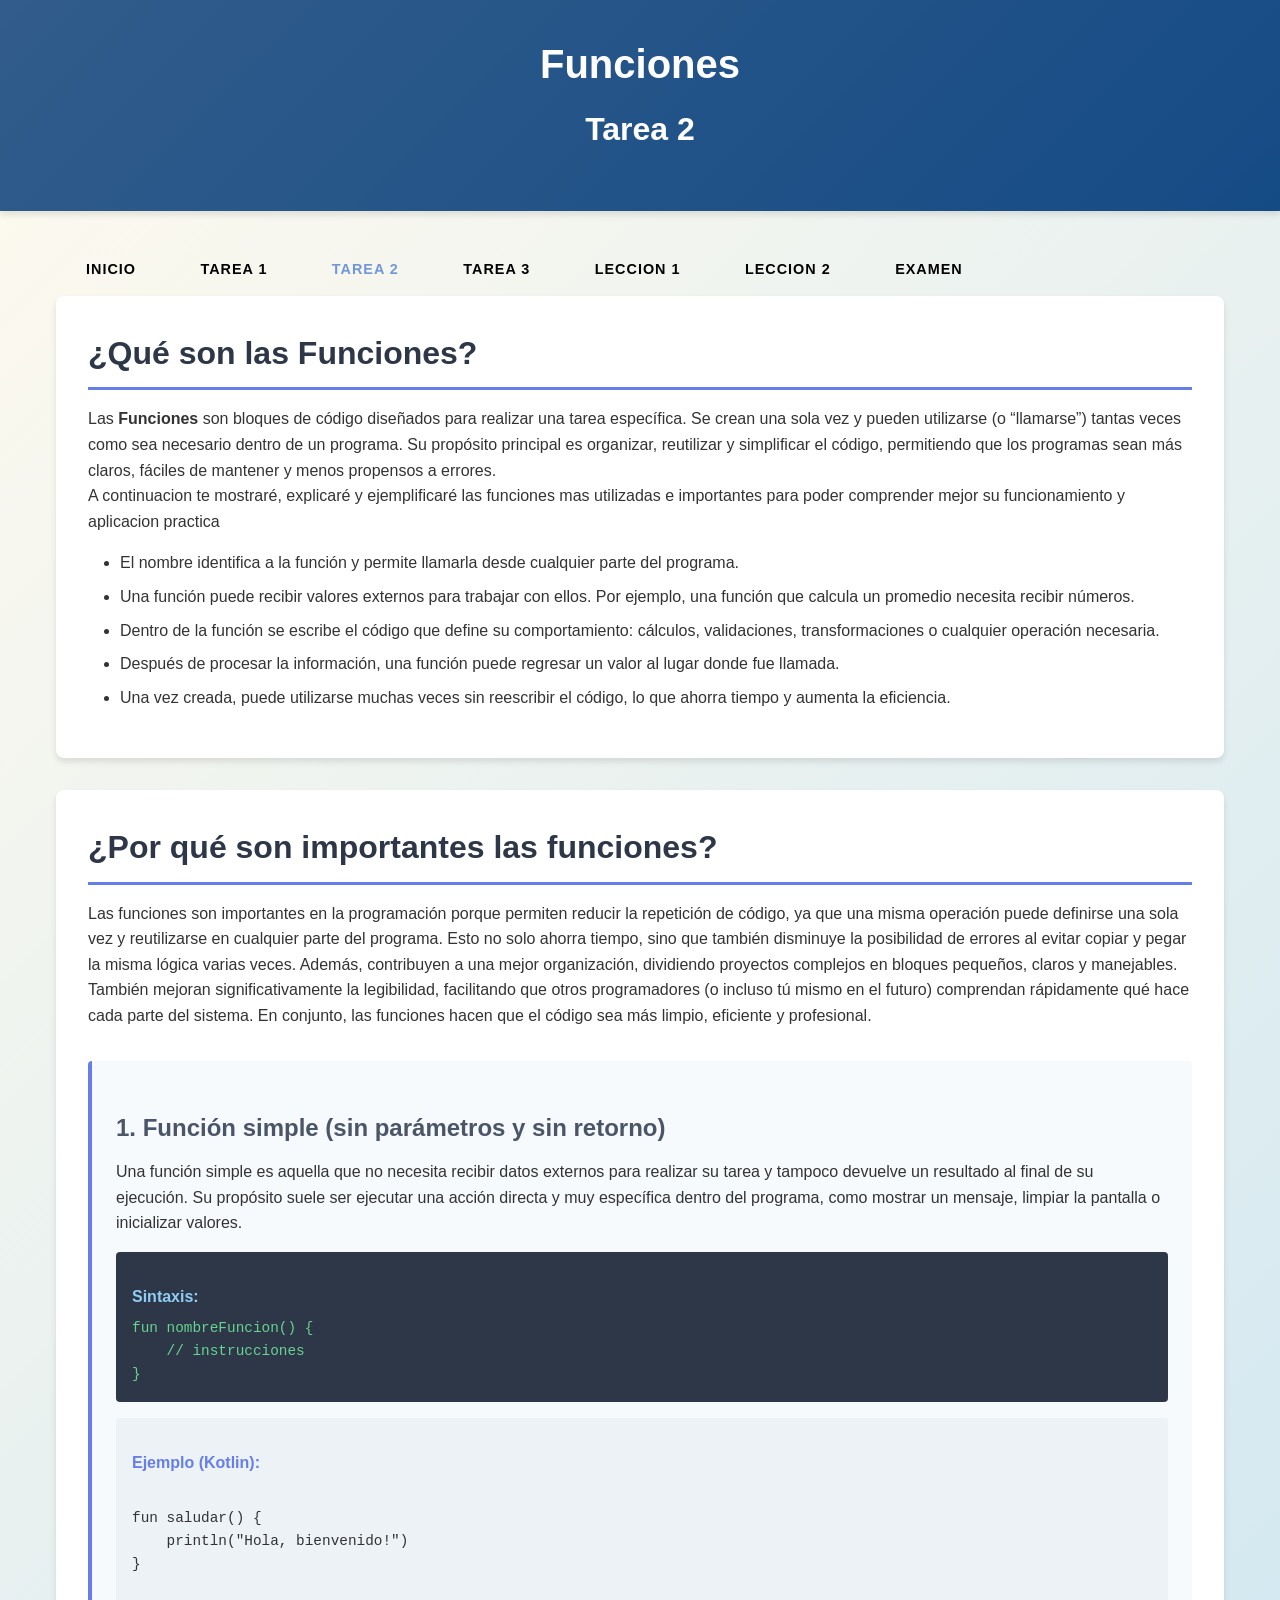
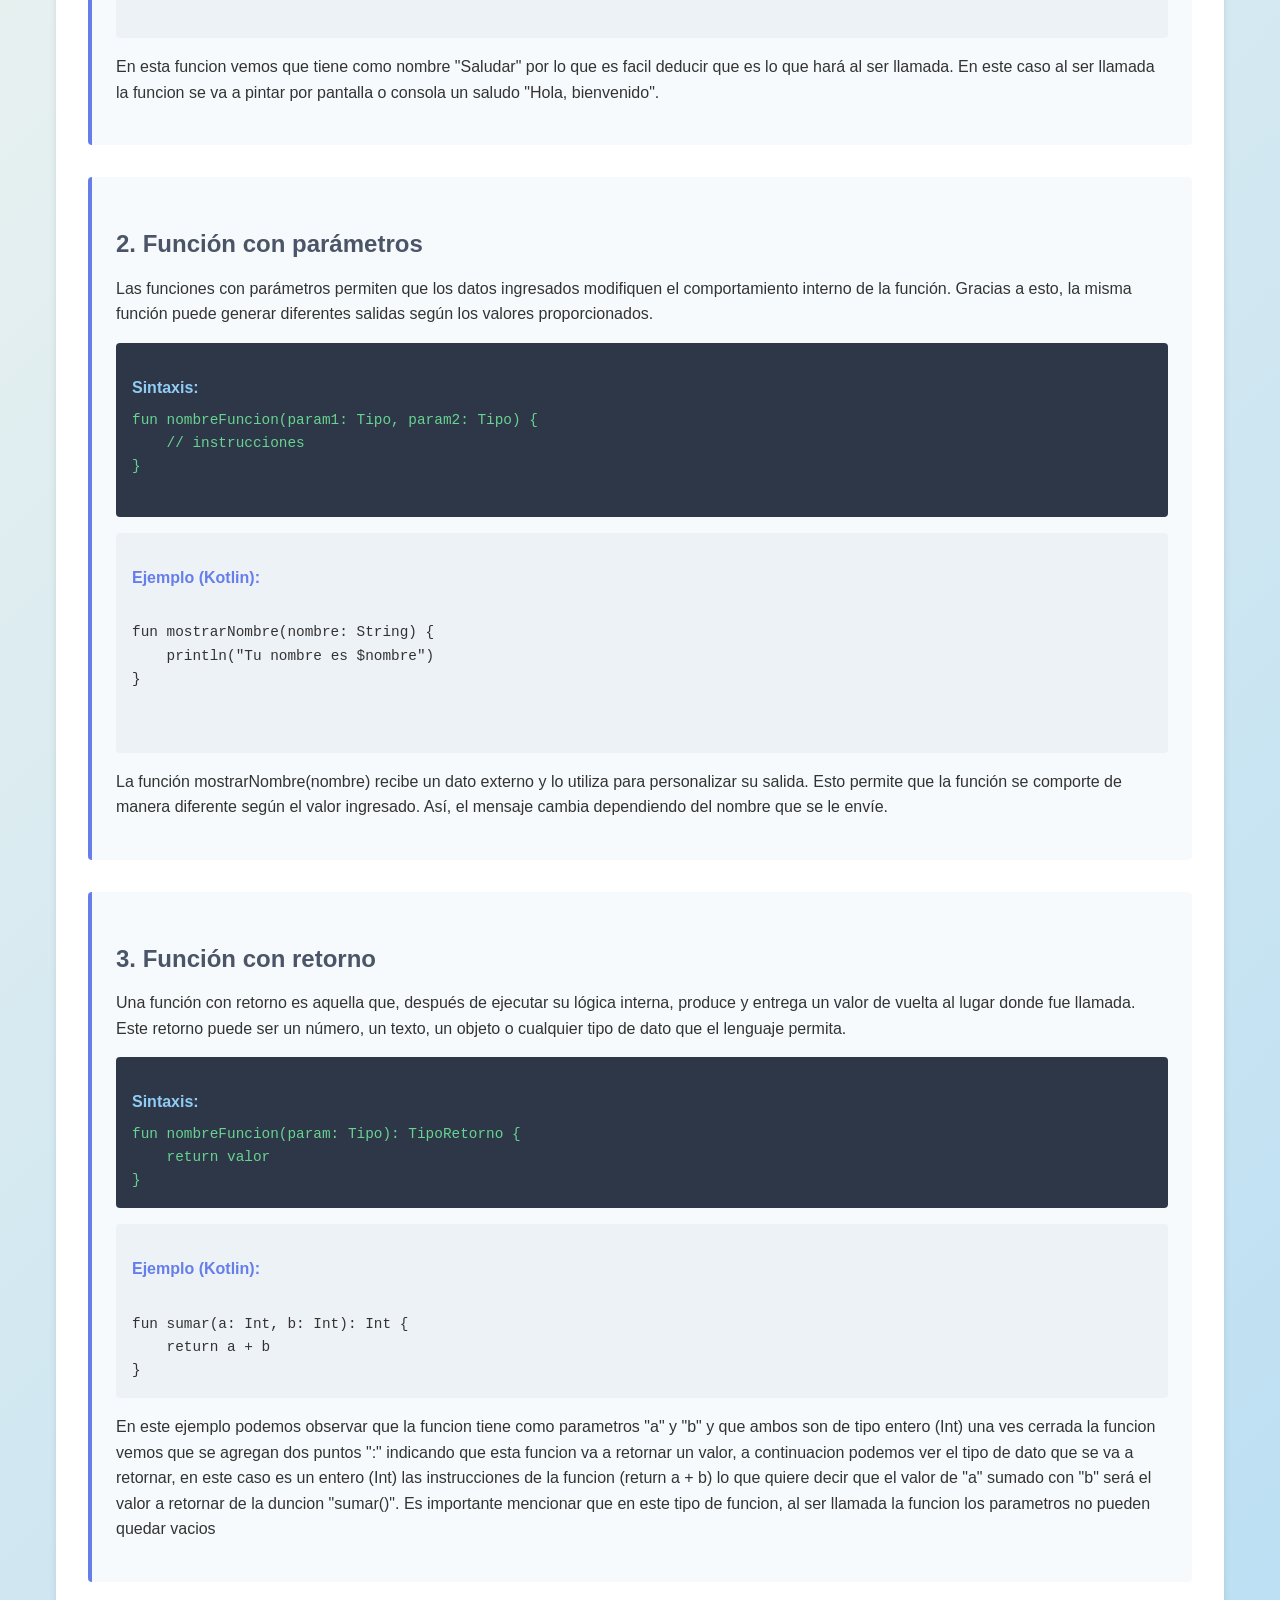
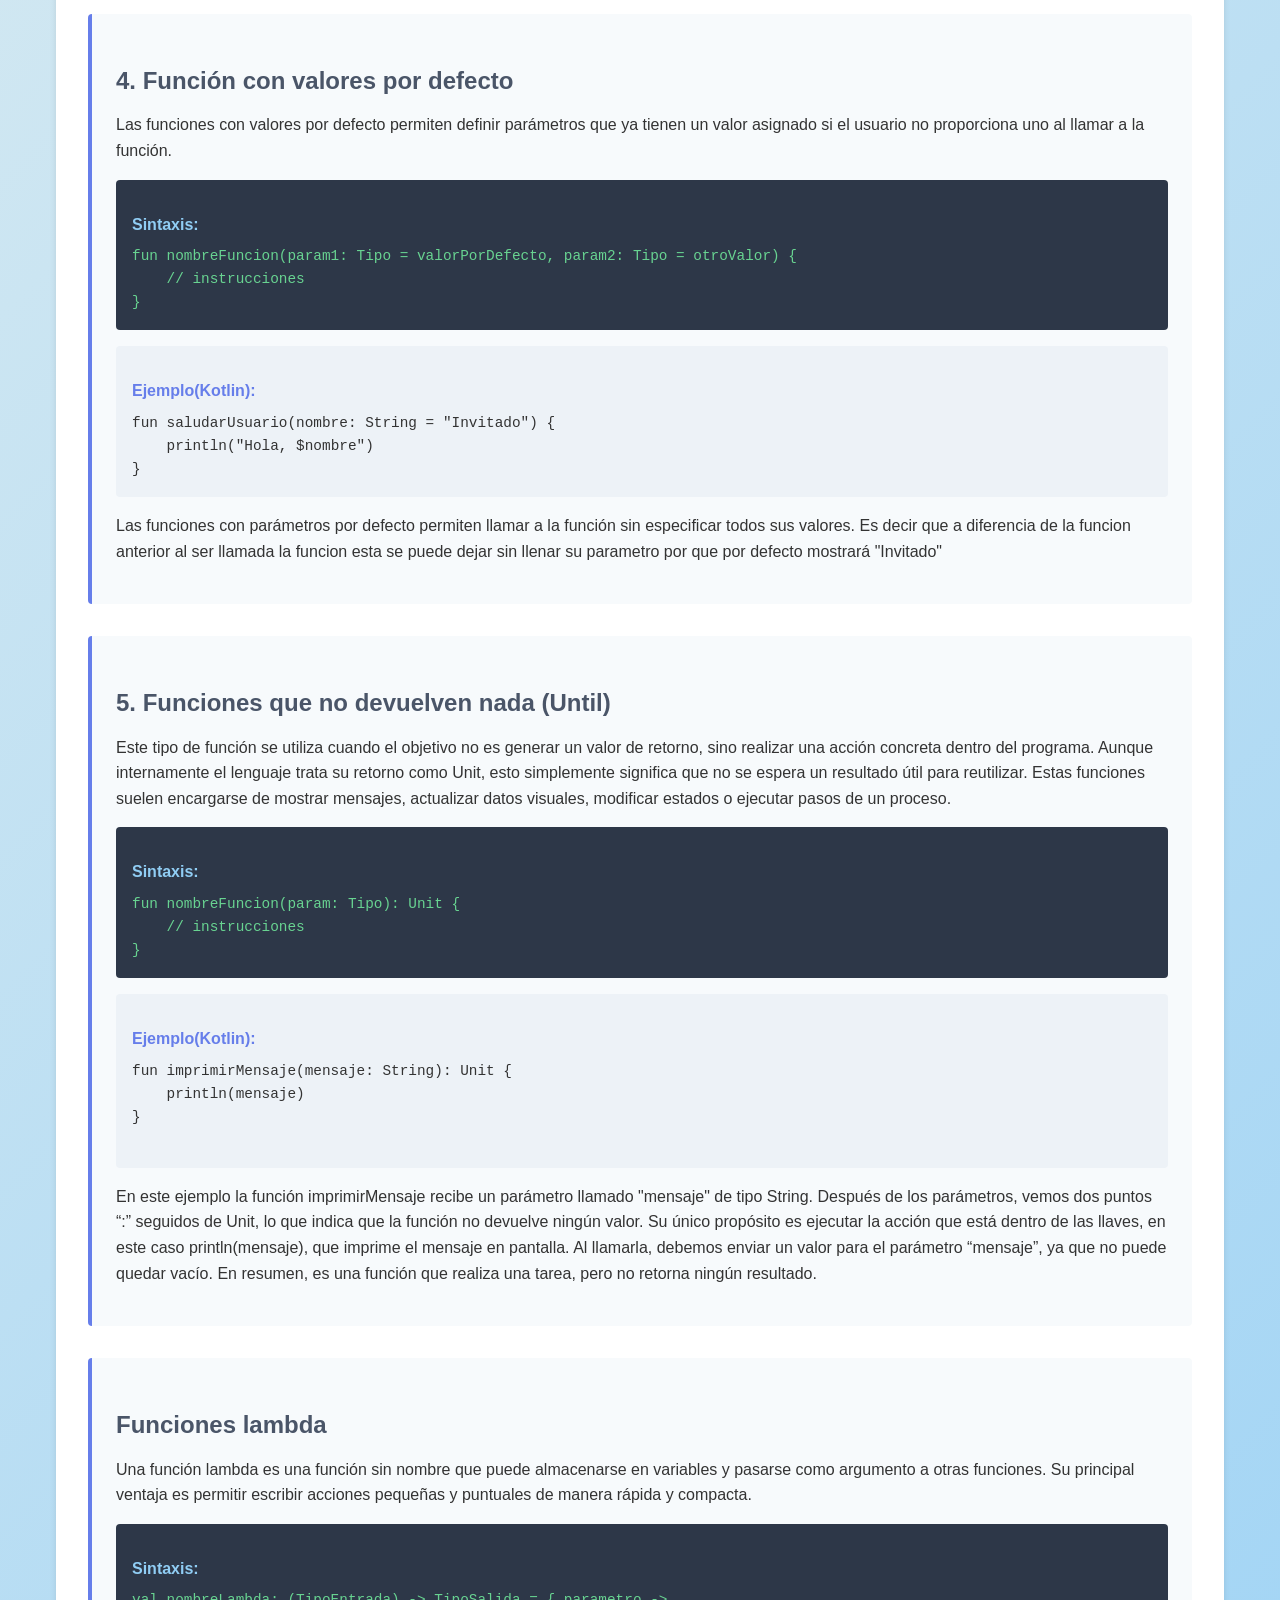
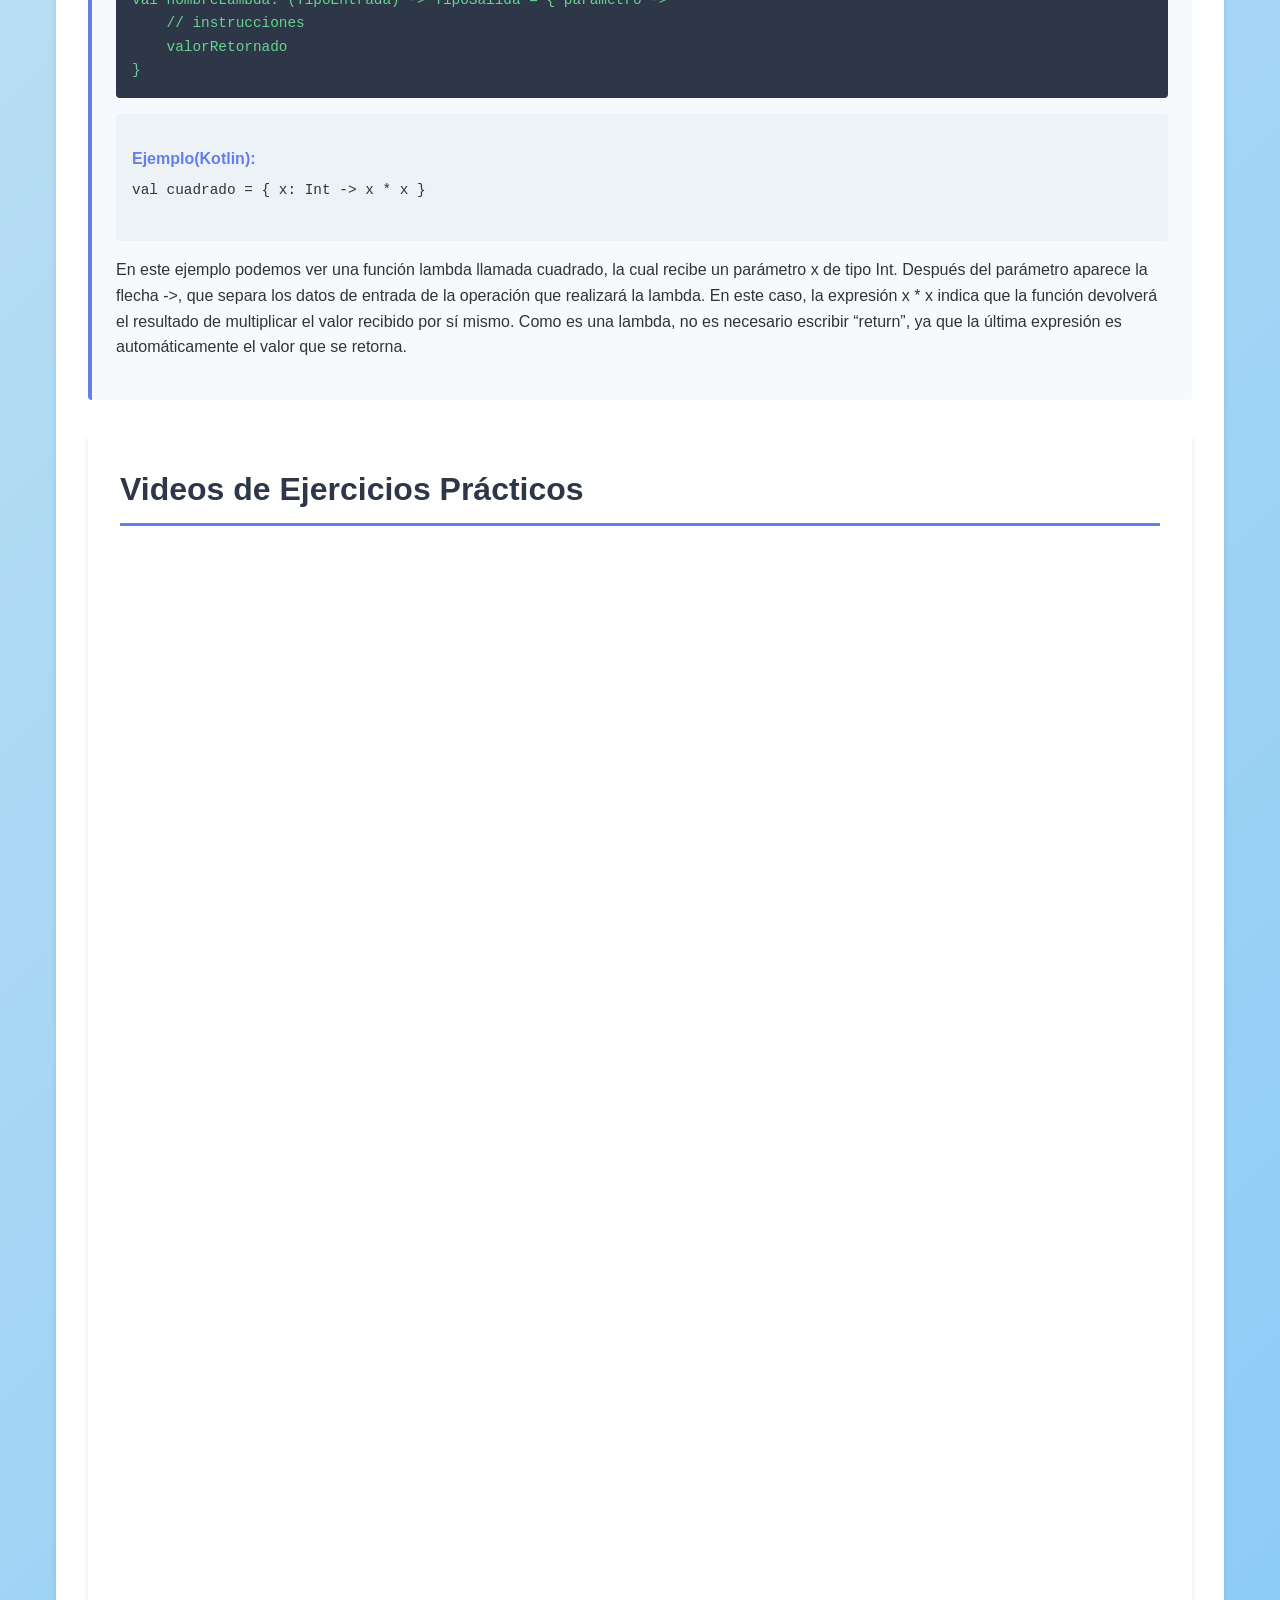
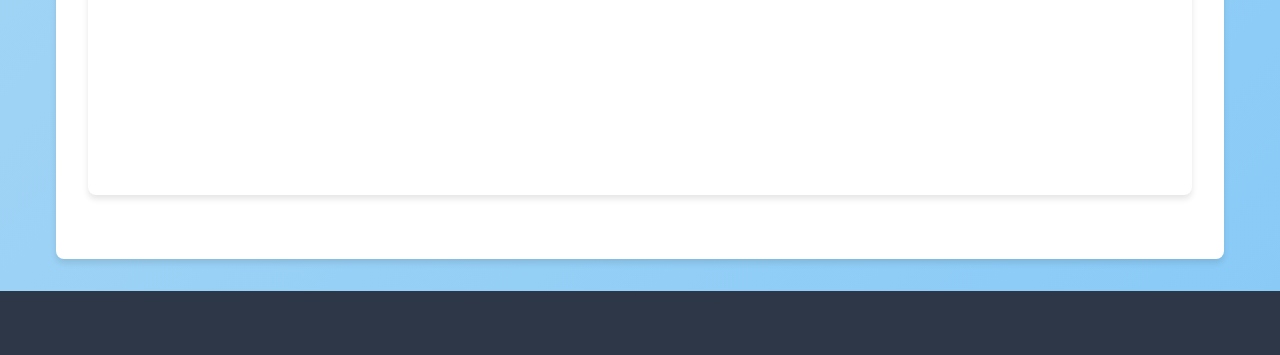
<file: tarea2.html>
<!DOCTYPE html>
<html lang="es">
<head>
    <meta charset="UTF-8">
    <meta name="viewport" content="width=device-width, initial-scale=1.0">
    <title>Funciones</title>
    <link rel="stylesheet" href="Style/styles1.css">
</head>
<body>
    <header>
        <h1>Funciones</h1>
        <h2 style="color: #ffffff; border-bottom: none">Tarea 2</h2>
    </header>
    <main>
        
        <a href="./index.html" class="task-link">Inicio</a>        
        <a href="./tarea1.html" class="task-link">Tarea 1</a>
        <a href="./tarea2.html" class="task-link" style="color:#7297d8">tarea 2</a>
        <a href="./tarea3.html" class="task-link">Tarea 3</a>
        <a href="./leccion1.html" class="task-link">Leccion 1</a>
        <a href="./leccion2.html" class="task-link">Leccion 2</a>
        <a href="./examenFinal.html" class="task-link">Examen</a>
        
        <section id="intro">
            <h2>¿Qué son las Funciones?</h2>
            <p>Las <strong>Funciones</strong> son bloques de código diseñados para realizar una tarea específica. Se crean una sola vez y pueden utilizarse (o “llamarse”) tantas veces como sea necesario dentro de un programa. Su propósito principal es organizar, reutilizar y simplificar el código, permitiendo que los programas sean más claros, fáciles de mantener y menos propensos a errores. <br>
                A continuacion te mostraré, explicaré y ejemplificaré las funciones mas utilizadas e importantes para poder comprender mejor su funcionamiento y aplicacion practica</p>
            <ul>
                <li>El nombre identifica a la función y permite llamarla desde cualquier parte del programa.</li>
                <li>Una función puede recibir valores externos para trabajar con ellos. Por ejemplo, una función que calcula un promedio necesita recibir números.</li>
                <li>Dentro de la función se escribe el código que define su comportamiento: cálculos, validaciones, transformaciones o cualquier operación necesaria.</li>
                <li>Después de procesar la información, una función puede regresar un valor al lugar donde fue llamada.</li>
                <li>Una vez creada, puede utilizarse muchas veces sin reescribir el código, lo que ahorra tiempo y aumenta la eficiencia.</li>

            </ul>
            
        </section>

        <section id="condicionales">
            <h2>¿Por qué son importantes las funciones?</h2>
            <p>Las funciones son importantes en la programación porque permiten reducir la repetición de código,
                ya que una misma operación puede definirse una sola vez y reutilizarse en cualquier parte del programa.
                Esto no solo ahorra tiempo, sino que también disminuye la posibilidad de errores al evitar copiar y pegar la misma lógica varias veces.
                Además, contribuyen a una mejor organización, dividiendo proyectos complejos en bloques pequeños, claros y manejables.
                También mejoran significativamente la legibilidad, facilitando que otros programadores (o incluso tú mismo en el futuro) comprendan rápidamente qué hace cada parte del sistema.
                En conjunto, las funciones hacen que el código sea más limpio, eficiente y profesional.
            </p>

            <article class="control-structure">
                <h3>1. Función simple (sin parámetros y sin retorno)</h3>
                <p>Una función simple es aquella que no necesita recibir datos externos para realizar su tarea y tampoco devuelve un resultado al final de su ejecución. Su propósito suele ser ejecutar una acción directa y muy específica dentro del programa, como mostrar un mensaje, limpiar la pantalla o inicializar valores.</p>
                <div class="syntax-box">
                    <h4>Sintaxis:</h4>
                    <pre><code>fun nombreFuncion() {
    // instrucciones
}</code></pre>
                </div>
                <div class="example">
                    <h4>Ejemplo (Kotlin):</h4>
                    <pre><code>
fun saludar() {
    println("Hola, bienvenido!")
}


</code></pre>
                </div>
                <p>En esta funcion vemos que tiene como nombre "Saludar" por lo que es facil deducir que es lo que hará al ser llamada. En este caso al ser llamada la funcion se va a pintar por pantalla o consola un saludo "Hola, bienvenido".</p>
            </article>

            <article class="control-structure">
                <h3>2. Función con parámetros</h3>
                <p>Las funciones con parámetros permiten que los datos ingresados modifiquen el comportamiento interno de la función.
                    Gracias a esto, la misma función puede generar diferentes salidas según los valores proporcionados.</p>
                <div class="syntax-box">
                    <h4>Sintaxis:</h4>
                    <pre><code>fun nombreFuncion(param1: Tipo, param2: Tipo) {
    // instrucciones
}

</code></pre>
                </div>
                <div class="example">
                    <h4>Ejemplo (Kotlin):</h4>
                    <pre><code>
fun mostrarNombre(nombre: String) {
    println("Tu nombre es $nombre")
}


</code></pre>
                </div>
                <p>La función mostrarNombre(nombre) recibe un dato externo y lo utiliza para personalizar su salida. 
                    Esto permite que la función se comporte de manera diferente según el valor ingresado. Así, el mensaje cambia dependiendo del nombre que se le envíe.
                </p>
            </article>
            

            <article class="control-structure">
                <h3>3. Función con retorno</h3>
                <p>Una función con retorno es aquella que, después de ejecutar su lógica interna, produce y entrega un valor de vuelta al lugar donde fue llamada. Este retorno puede ser un número, un texto, un objeto o cualquier tipo de dato que el lenguaje permita.</p>
                <div class="syntax-box">
                    <h4>Sintaxis:</h4>
                    <pre><code>fun nombreFuncion(param: Tipo): TipoRetorno {
    return valor
}
</code></pre>
                </div>
                <div class="example">
                    <h4>Ejemplo (Kotlin):</h4>
                    <pre><code>
fun sumar(a: Int, b: Int): Int {
    return a + b
}
</code></pre>
                </div>
                <p>En este ejemplo podemos observar que la funcion tiene como parametros "a" y "b" y que ambos son de tipo entero (Int) una ves cerrada la funcion vemos que se agregan dos puntos ":"
                     indicando que esta funcion va a retornar un valor, a continuacion podemos ver el tipo de dato que se va a retornar, en este caso es un entero  (Int) 
                     las instrucciones de la funcion (return a + b) lo que quiere decir que el valor de "a" sumado con "b" será el valor a retornar de la duncion "sumar()".
                    Es importante mencionar que en este tipo de funcion, al ser llamada la funcion los parametros no pueden quedar vacios</p>
            </article>

            <article class="control-structure">
                <h3>4. Función con valores por defecto</h3>
                <p>Las funciones con valores por defecto permiten definir parámetros que ya tienen un valor asignado si el usuario no proporciona uno al llamar a la función.</p>
                <div class="syntax-box">
                    <h4>Sintaxis:</h4>
                    <pre><code>fun nombreFuncion(param1: Tipo = valorPorDefecto, param2: Tipo = otroValor) {
    // instrucciones
}
</code></pre>
                </div>
                <div class="example">
                    <h4>Ejemplo(Kotlin):</h4>
                    <pre><code>fun saludarUsuario(nombre: String = "Invitado") {
    println("Hola, $nombre")
}
</code></pre>
                </div>
                <p>Las funciones con parámetros por defecto permiten llamar a la función sin especificar todos sus valores. 
                    Es decir que a diferencia de la funcion anterior al ser llamada la funcion esta se puede dejar sin llenar su parametro por que por defecto mostrará "Invitado" </p>
            </article> 
      
            <article class="control-structure">
                <h3>5. Funciones que no devuelven nada (Until)</h3>
                <p>Este tipo de función se utiliza cuando el objetivo no es generar un valor de retorno, sino realizar una acción concreta dentro del programa.
                 Aunque internamente el lenguaje trata su retorno como Unit, esto simplemente significa que no se espera un resultado útil para reutilizar. 
                 Estas funciones suelen encargarse de mostrar mensajes, actualizar datos visuales, modificar estados o ejecutar pasos de un proceso.</p>
                <div class="syntax-box">
                    <h4>Sintaxis:</h4>
                    <pre><code>fun nombreFuncion(param: Tipo): Unit {
    // instrucciones
}
</code></pre>
                </div>
                    <div class="example">
                        <h4>Ejemplo(Kotlin):</h4>
                        <pre><code>fun imprimirMensaje(mensaje: String): Unit {
    println(mensaje)
}
                        </code></pre>
                </div>
                    <p>
                        En este ejemplo la función imprimirMensaje recibe un parámetro llamado "mensaje" de tipo String. 
                        Después de los parámetros, vemos dos puntos “:” seguidos de Unit, lo que indica que la función no devuelve ningún valor. 
                        Su único propósito es ejecutar la acción que está dentro de las llaves, en este caso println(mensaje), que imprime el mensaje en pantalla. Al llamarla, debemos enviar un valor para el parámetro “mensaje”, ya que no puede quedar vacío. 
                        En resumen, es una función que realiza una tarea, pero no retorna ningún resultado.
                    </p>
            </article>
            
            <article class="control-structure">
                <h3>Funciones lambda</h3>
                <p>Una función lambda es una función sin nombre que puede almacenarse en variables y pasarse como argumento a otras funciones. 
                    Su principal ventaja es permitir escribir acciones pequeñas y puntuales de manera rápida y compacta.</p>
                <div class="syntax-box">
                    <h4>Sintaxis:</h4>
                    <pre><code>val nombreLambda: (TipoEntrada) -> TipoSalida = { parametro ->
    // instrucciones
    valorRetornado
}
</code></pre>
                </div>
                <div class="example">
                    <h4>Ejemplo(Kotlin):</h4>
                    <pre><code>val cuadrado = { x: Int -> x * x }

</code></pre>
                </div>
                <p>
                    En este ejemplo podemos ver una función lambda llamada cuadrado, la cual recibe un parámetro x de tipo Int. 
                    Después del parámetro aparece la flecha ->, que separa los datos de entrada de la operación que realizará la lambda. 
                    En este caso, la expresión x * x indica que la función devolverá el resultado de multiplicar el valor recibido por sí mismo. 
                    Como es una lambda, no es necesario escribir “return”, ya que la última expresión es automáticamente el valor que se retorna. 
                </p>
            </article>

            

        <section id="ejercicios">
            <h2>Videos de Ejercicios Prácticos</h2>
                <div style="position:relative;padding-bottom:56.25%;height:0;overflow:hidden;"> <iframe src="https://drive.google.com/file/d/1AYhefRJWd1damo6pNU_7G41Hw0sL5hh3/preview" style="position:absolute;top:0;left:0;width:100%;height:100%;border:0;" allow="autoplay; encrypted-media" allowfullscreen> </iframe> </div> <br> <br>
                <div style="position:relative;padding-bottom:56.25%;height:0;overflow:hidden;"> <iframe src="https://drive.google.com/file/d/1MS4mIEs3lwt66ui6lMEnx5iAxTYa-I1A/preview" style="position:absolute;top:0;left:0;width:100%;height:100%;border:0;" allow="autoplay; encrypted-media" allowfullscreen> </iframe> </div>                           
        </section>
    </main>

    <footer>
        <p></p>
    </footer>

    
</body>
</html>
</file>
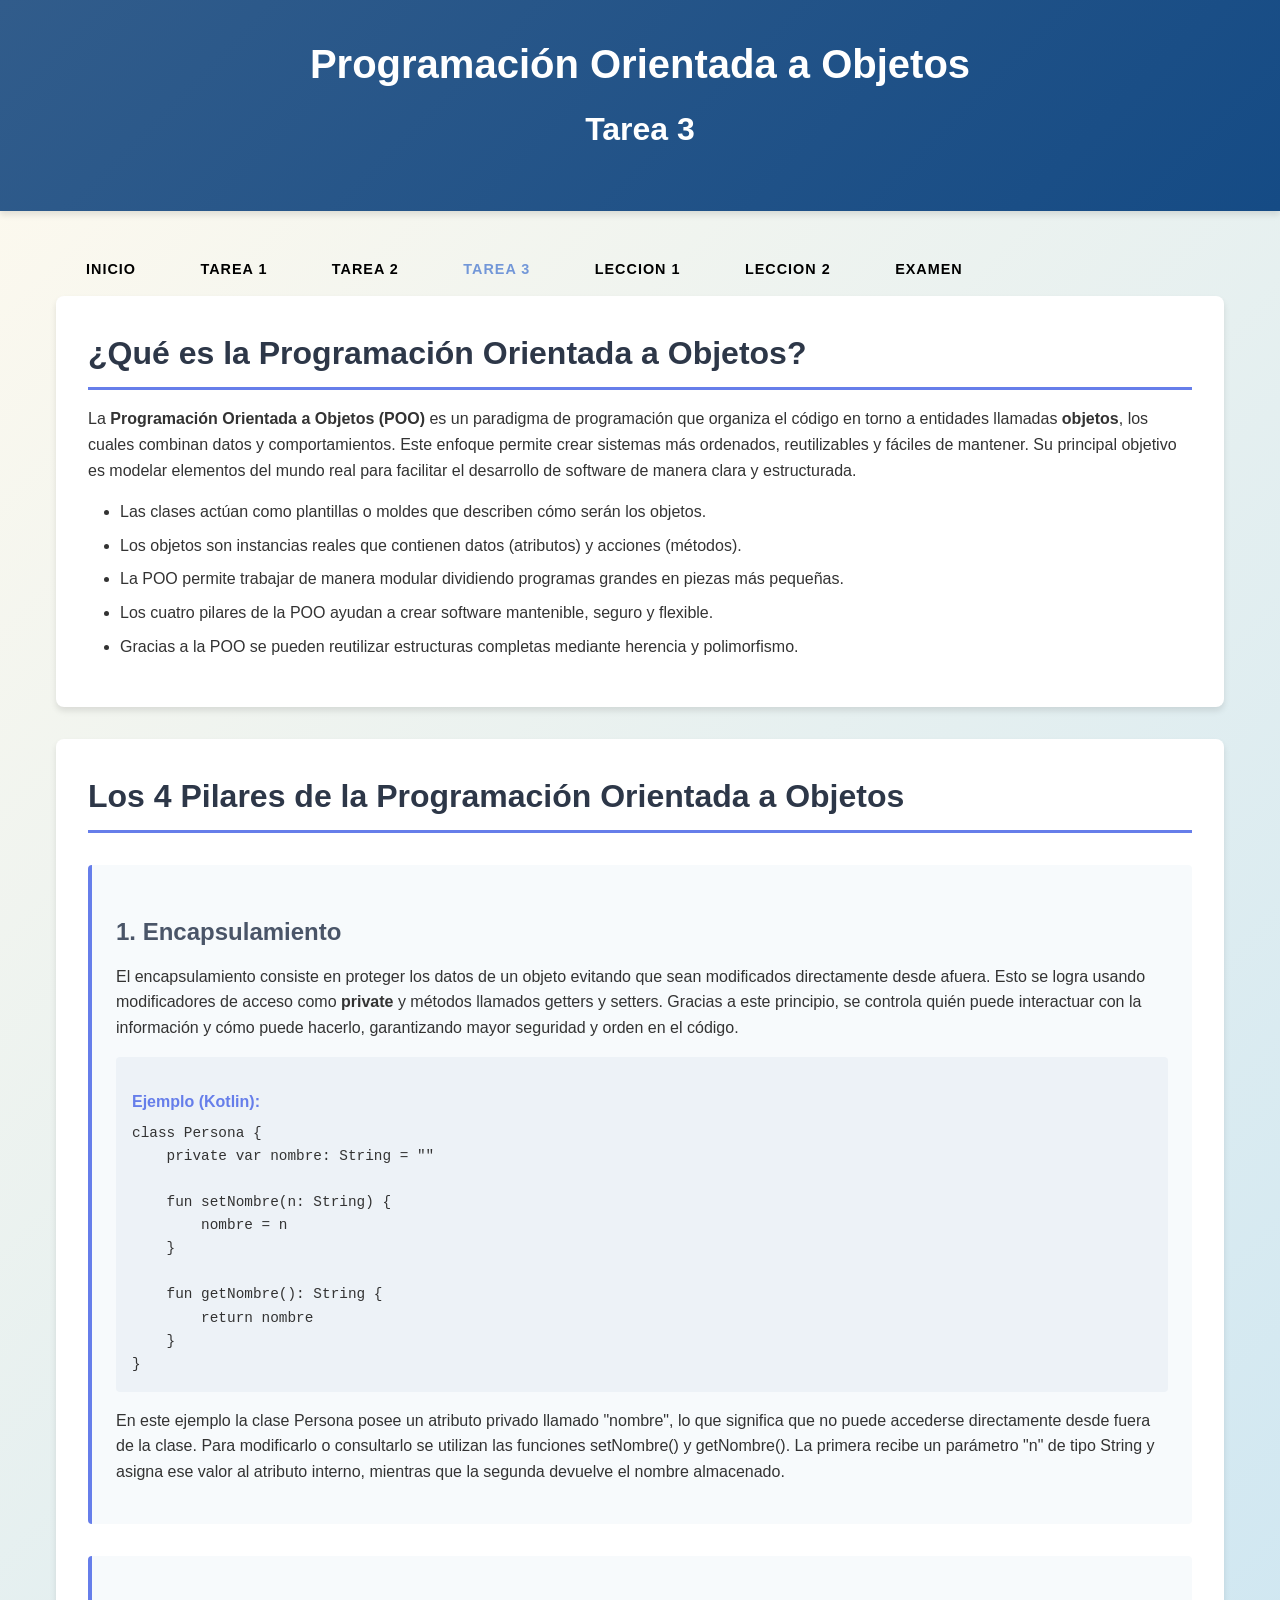
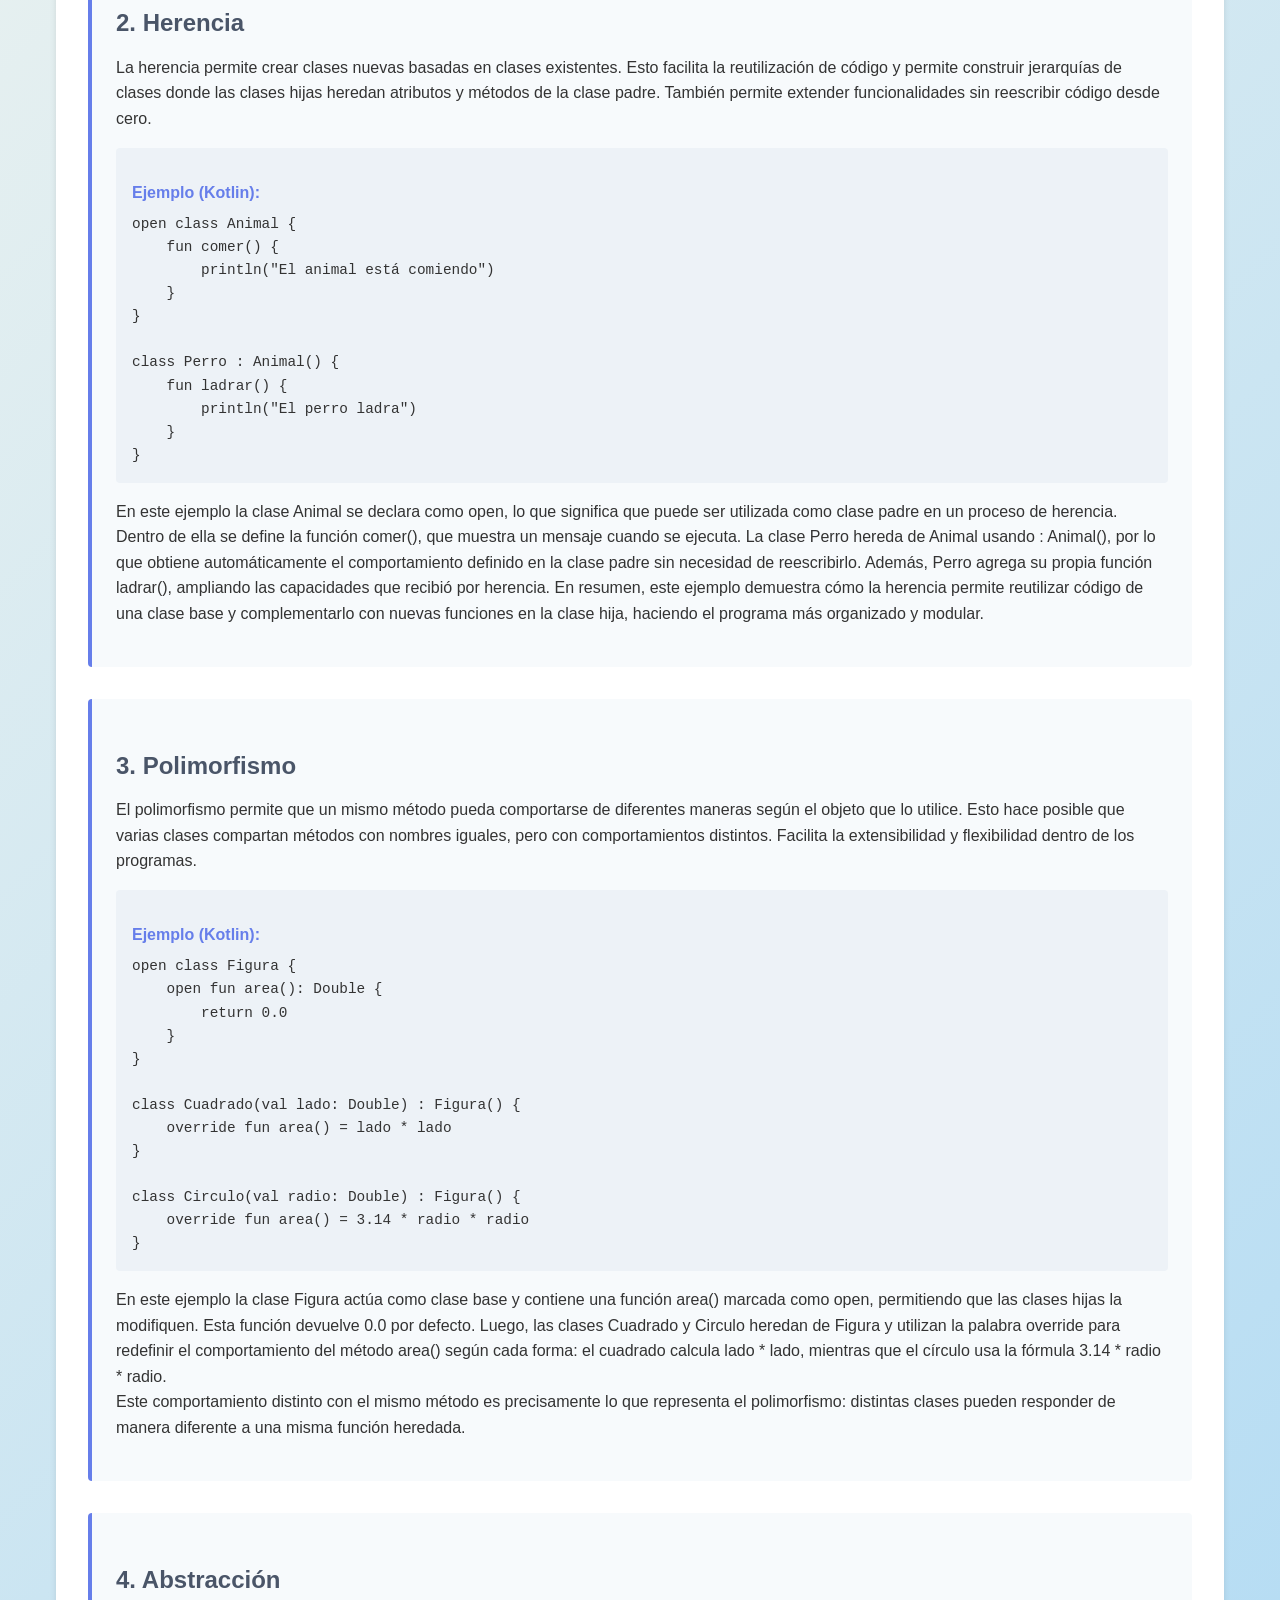
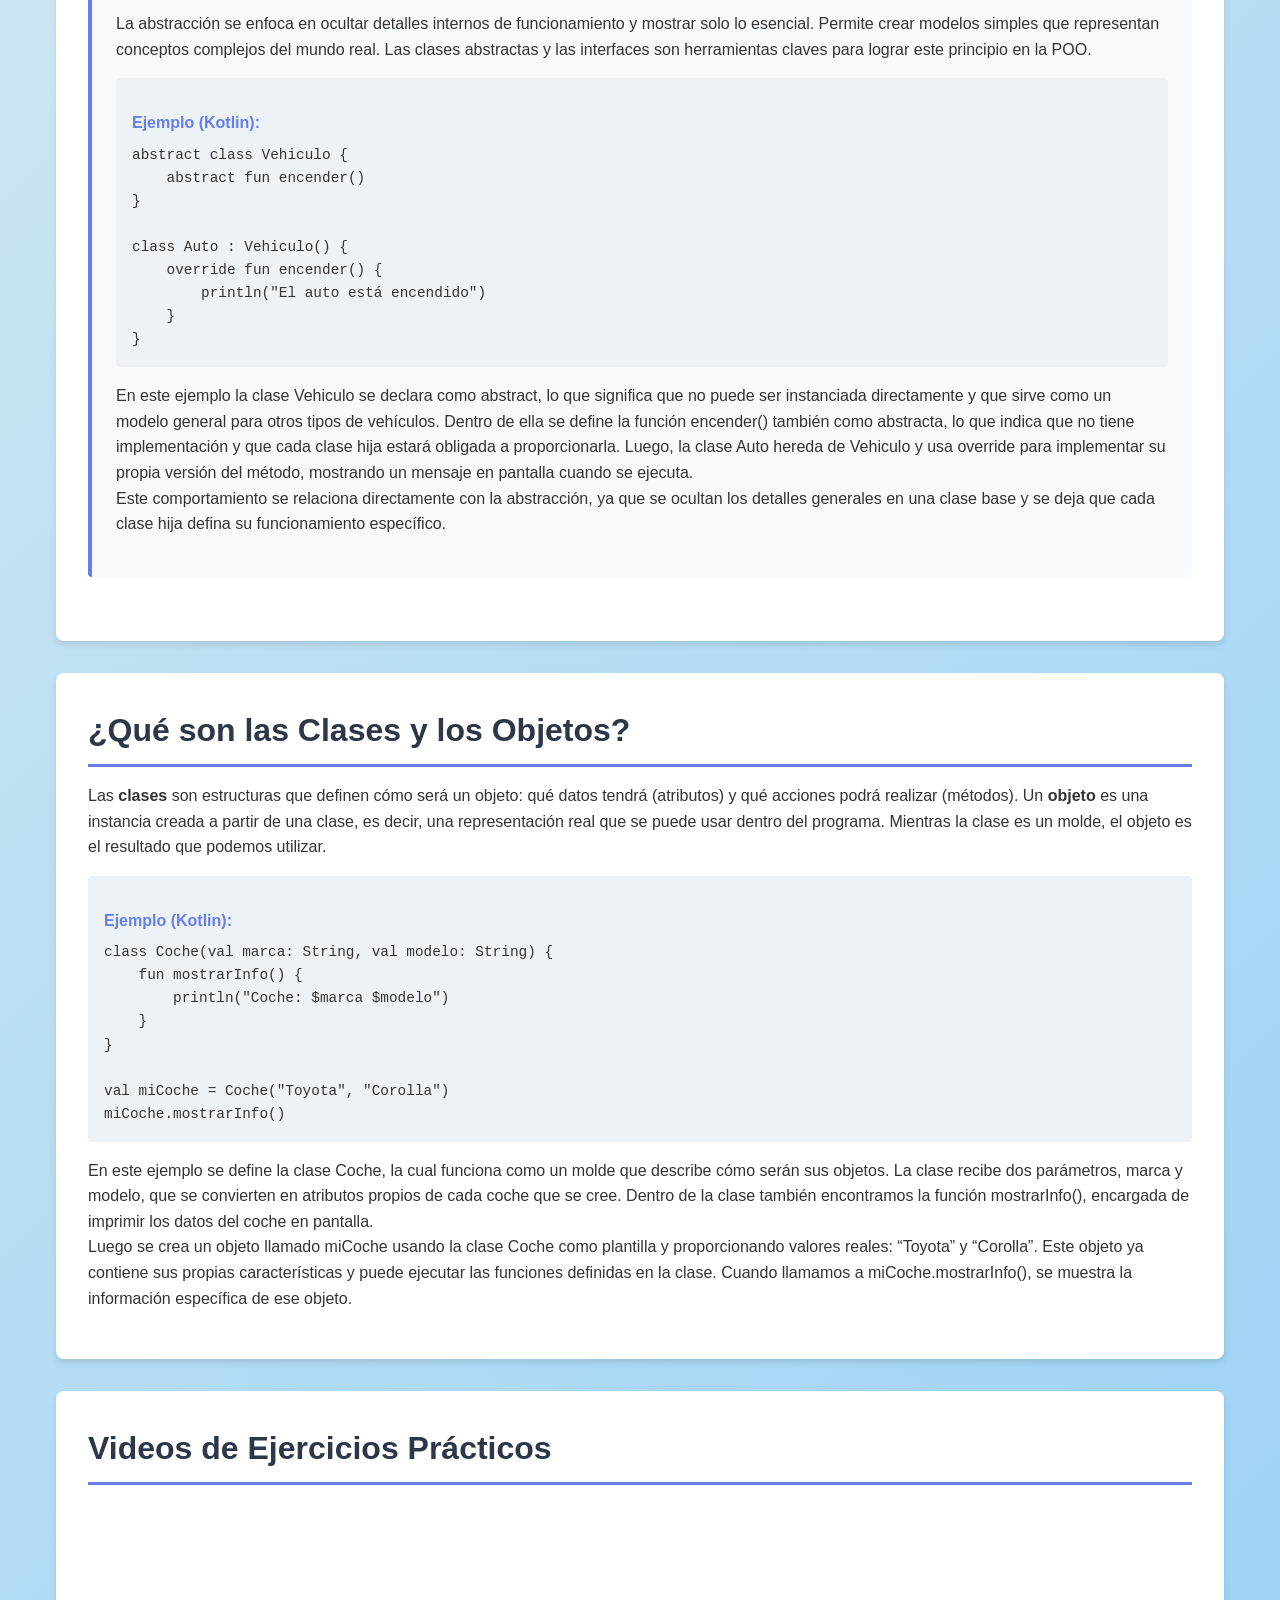
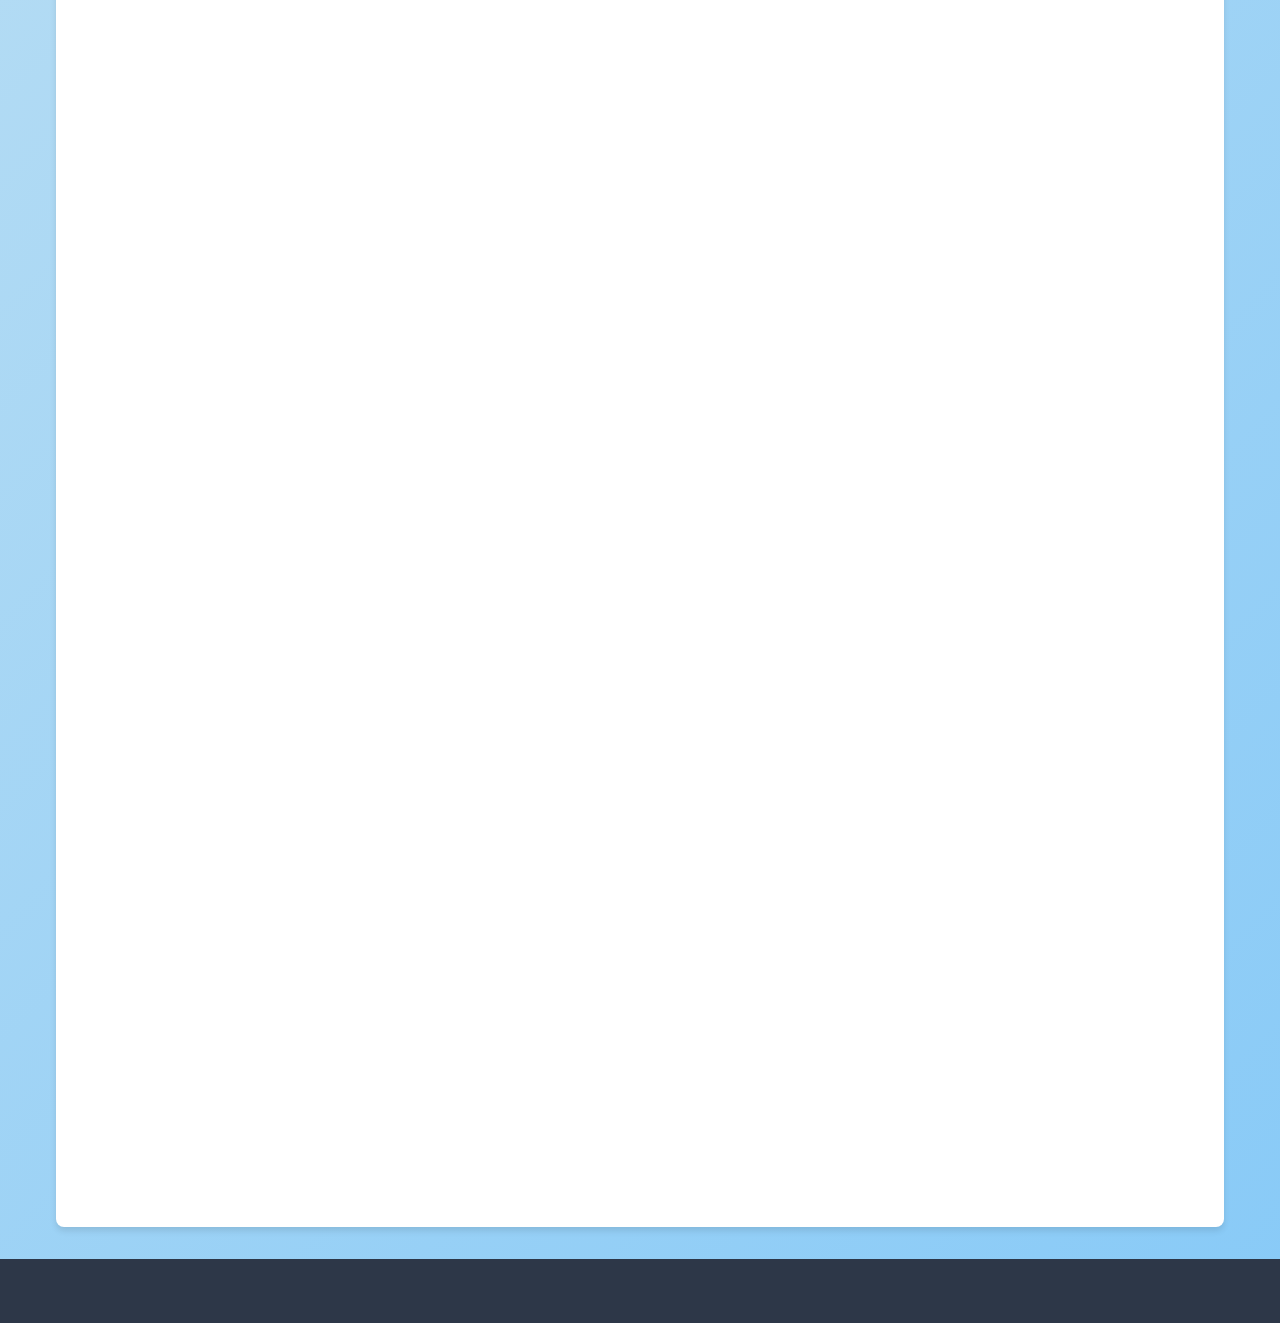
<file: tarea3.html>
<!DOCTYPE html>
<html lang="es">
<head>
    <meta charset="UTF-8">
    <meta name="viewport" content="width=device-width, initial-scale=1.0">
    <title>Programación Orientada a Objetos</title>
    <link rel="stylesheet" href="Style/styles1.css">
</head>
<body>
    <header>
        <h1>Programación Orientada a Objetos</h1>
        <h2 style="color: #ffffff; border-bottom: none">Tarea 3</h2>
    </header>
    <main>
        <a href="./index.html" class="task-link">Inicio</a>
        <a href="./tarea1.html" class="task-link">Tarea 1</a>
        <a href="./tarea2.html" class="task-link">Tarea 2</a>
        <a href="./tarea3.html" class="task-link" style="color:#7297d8">tarea 3</a>
        <a href="./leccion1.html" class="task-link">Leccion 1</a>
        <a href="./leccion2.html" class="task-link">Leccion 2</a>
        <a href="./examenFinal.html" class="task-link">Examen</a>

        <section id="intro">
            <h2>¿Qué es la Programación Orientada a Objetos?</h2>
            <p>La <strong>Programación Orientada a Objetos (POO)</strong> es un paradigma de programación que organiza el código en torno a entidades llamadas <strong>objetos</strong>, los cuales combinan datos y comportamientos. Este enfoque permite crear sistemas más ordenados, reutilizables y fáciles de mantener. Su principal objetivo es modelar elementos del mundo real para facilitar el desarrollo de software de manera clara y estructurada.</p>
            <ul>
                <li>Las clases actúan como plantillas o moldes que describen cómo serán los objetos.</li>
                <li>Los objetos son instancias reales que contienen datos (atributos) y acciones (métodos).</li>
                <li>La POO permite trabajar de manera modular dividiendo programas grandes en piezas más pequeñas.</li>
                <li>Los cuatro pilares de la POO ayudan a crear software mantenible, seguro y flexible.</li>
                <li>Gracias a la POO se pueden reutilizar estructuras completas mediante herencia y polimorfismo.</li>
            </ul>
        </section>

        <section id="pilares">
            <h2>Los 4 Pilares de la Programación Orientada a Objetos</h2>

            <article class="control-structure">
                <h3>1. Encapsulamiento</h3>
                <p>El encapsulamiento consiste en proteger los datos de un objeto evitando que sean modificados directamente desde afuera. Esto se logra usando modificadores de acceso como <strong>private</strong> y métodos llamados getters y setters. Gracias a este principio, se controla quién puede interactuar con la información y cómo puede hacerlo, garantizando mayor seguridad y orden en el código.</p>
                <div class="example">
                    <h4>Ejemplo (Kotlin):</h4>
<pre><code>class Persona {
    private var nombre: String = ""

    fun setNombre(n: String) {
        nombre = n
    }

    fun getNombre(): String {
        return nombre
    }
}
</code></pre></div>
<p>En este ejemplo la clase Persona posee un atributo privado llamado "nombre", lo que significa que no puede accederse directamente desde fuera de la clase. 
    Para modificarlo o consultarlo se utilizan las funciones setNombre() y getNombre(). 
    La primera recibe un parámetro "n" de tipo String y asigna ese valor al atributo interno, mientras que la segunda devuelve el nombre almacenado.</p>
            </article>

            <article class="control-structure">
                <h3>2. Herencia</h3>
                <p>La herencia permite crear clases nuevas basadas en clases existentes. Esto facilita la reutilización de código y permite construir jerarquías de clases donde las clases hijas heredan atributos y métodos de la clase padre. También permite extender funcionalidades sin reescribir código desde cero.</p>
                <div class="example">
                    <h4>Ejemplo (Kotlin):</h4>
<pre><code>open class Animal {
    fun comer() {
        println("El animal está comiendo")
    }
}

class Perro : Animal() {
    fun ladrar() {
        println("El perro ladra")
    }
}
</code></pre></div>
        <p>En este ejemplo la clase Animal se declara como open, lo que significa que puede ser utilizada como clase padre en un proceso de herencia. 
            Dentro de ella se define la función comer(), que muestra un mensaje cuando se ejecuta. La clase Perro hereda de Animal usando : Animal(), 
            por lo que obtiene automáticamente el comportamiento definido en la clase padre sin necesidad de reescribirlo. Además, Perro agrega su propia función ladrar(), 
            ampliando las capacidades que recibió por herencia.

En resumen, este ejemplo demuestra cómo la herencia permite reutilizar código de una clase base y complementarlo con nuevas funciones en la clase hija, haciendo el programa más organizado y modular.</p>
            </article>

            <article class="control-structure">
                <h3>3. Polimorfismo</h3>
                <p>El polimorfismo permite que un mismo método pueda comportarse de diferentes maneras según el objeto que lo utilice. Esto hace posible que varias clases compartan métodos con nombres iguales, pero con comportamientos distintos. Facilita la extensibilidad y flexibilidad dentro de los programas.</p>
                <div class="example">
                    <h4>Ejemplo (Kotlin):</h4>
<pre><code>open class Figura {
    open fun area(): Double {
        return 0.0
    }
}

class Cuadrado(val lado: Double) : Figura() {
    override fun area() = lado * lado
}

class Circulo(val radio: Double) : Figura() {
    override fun area() = 3.14 * radio * radio
}
</code></pre></div>
            <p>En este ejemplo la clase Figura actúa como clase base y contiene una función area() marcada como open, permitiendo que las clases hijas la modifiquen. 
                Esta función devuelve 0.0 por defecto. Luego, las clases Cuadrado y Circulo heredan de Figura y utilizan la palabra override para redefinir el comportamiento del método area() según cada forma: 
                el cuadrado calcula lado * lado, mientras que el círculo usa la fórmula 3.14 * radio * radio. <br>
                Este comportamiento distinto con el mismo método es precisamente lo que representa el polimorfismo: distintas clases pueden responder de manera diferente a una misma función heredada.
            </p>
</article>

            <article class="control-structure">
                <h3>4. Abstracción</h3>
                <p>La abstracción se enfoca en ocultar detalles internos de funcionamiento y mostrar solo lo esencial. Permite crear modelos simples que representan conceptos complejos del mundo real. Las clases abstractas y las interfaces son herramientas claves para lograr este principio en la POO.</p>
                <div class="example">
                    <h4>Ejemplo (Kotlin):</h4>
<pre><code>abstract class Vehiculo {
    abstract fun encender()
}

class Auto : Vehiculo() {
    override fun encender() {
        println("El auto está encendido")
    }
}
</code></pre></div>
<p>
    En este ejemplo la clase Vehiculo se declara como abstract, lo que significa que no puede ser instanciada directamente y que sirve como un modelo general para otros tipos de vehículos. 
    Dentro de ella se define la función encender() también como abstracta, lo que indica que no tiene implementación y que cada clase hija estará obligada a proporcionarla. Luego, la clase Auto hereda de Vehiculo y usa override para implementar su propia versión del método, mostrando un mensaje en pantalla cuando se ejecuta. <br>
    Este comportamiento se relaciona directamente con la abstracción, ya que se ocultan los detalles generales en una clase base y se deja que cada clase hija defina su funcionamiento específico.
</p>
</article>
        </section>

        <section id="clases-objetos">
            <h2>¿Qué son las Clases y los Objetos?</h2>
            <p>Las <strong>clases</strong> son estructuras que definen cómo será un objeto: qué datos tendrá (atributos) y qué acciones podrá realizar (métodos). Un <strong>objeto</strong> es una instancia creada a partir de una clase, es decir, una representación real que se puede usar dentro del programa. Mientras la clase es un molde, el objeto es el resultado que podemos utilizar.</p>
            <div class="example">
                <h4>Ejemplo (Kotlin):</h4>
<pre><code>class Coche(val marca: String, val modelo: String) {
    fun mostrarInfo() {
        println("Coche: $marca $modelo")
    }
}

val miCoche = Coche("Toyota", "Corolla")
miCoche.mostrarInfo()
</code></pre></div>
<p>
    En este ejemplo se define la clase Coche, la cual funciona como un molde que describe cómo serán sus objetos. 
    La clase recibe dos parámetros, marca y modelo, que se convierten en atributos propios de cada coche que se cree. 
    Dentro de la clase también encontramos la función mostrarInfo(), encargada de imprimir los datos del coche en pantalla. <br>
    Luego se crea un objeto llamado miCoche usando la clase Coche como plantilla y proporcionando valores reales: “Toyota” y “Corolla”. Este objeto ya contiene sus propias características y puede ejecutar las funciones definidas en la clase. Cuando llamamos a miCoche.mostrarInfo(), se muestra la información específica de ese objeto.
</p>
</section>

        <section id="ejercicios">
            <h2>Videos de Ejercicios Prácticos</h2>
            <div style="position:relative;padding-bottom:56.25%;height:0;overflow:hidden;"> <iframe src="https://drive.google.com/file/d/1Ug2WbJJ_nNfrRZaM6jrVugPEmeEXOxOV/preview" style="position:absolute;top:0;left:0;width:100%;height:100%;border:0;" allow="autoplay; encrypted-media" allowfullscreen> </iframe> </div> <br> <br>
            <div style="position:relative;padding-bottom:56.25%;height:0;overflow:hidden;"> <iframe src="https://drive.google.com/file/d/1DMDViopEYegXfW5VjwpzGXlZVsTK-4wP/preview" style="position:absolute;top:0;left:0;width:100%;height:100%;border:0;" allow="autoplay; encrypted-media" allowfullscreen> </iframe> </div>

            
        </section>
    </main>

    <footer>
        <p></p>
    </footer>
</body>
</html>
</file>
<file: Style/styles.css>
:root {
    --primary: #315C8B;
    --secondary: #ffffff;
    --tertiary: #154b85;
    --accent: #154b85;
    --light: #d7d8c5;
}

* {
    margin: 0;
    padding: 0;
    box-sizing: border-box;
}

body {
    font-family: 'Segoe UI', Tahoma, Geneva, Verdana, sans-serif;
    background: linear-gradient(135deg, var(--secondary) 0%, var(--light) 100%);
    min-height: 100vh;
    color: var(--primary);
    padding: 40px 20px;
}

nav {
    background-color: #2d3748;
    padding: 1rem;
    position: sticky;
    top: 0;
    z-index: 100;
    box-shadow: 0 2px 4px rgba(0,0,0,0.1);
}

nav ul {
    list-style: none;
    display: flex;
    justify-content: center;
    flex-wrap: wrap;
    gap: 2rem;
}

nav a {
    color: white;
    text-decoration: none;
    font-weight: 500;
    padding: 0.5rem 1rem;
    border-radius: 4px;
    transition: background-color 0.3s;
}

nav a:hover {
    background-color: #4a5568;
}

.container {
    max-width: 900px;
    margin: 0 auto;
    background: rgba(255, 255, 255, 0.95);
    border-radius: 25px;
    box-shadow: 0 20px 60px rgba(138, 135, 128, 0.15);
    overflow: hidden;
    backdrop-filter: blur(10px);
}

.header {
    background: linear-gradient(135deg, var(--primary) 0%, var(--tertiary) 100%);
    padding: 60px 40px;
    text-align: center;
    color: white;
    position: relative;
}
.images-container {
    display: grid;
    grid-template-columns: 1fr 1fr;
    gap: 20px;
    margin: 30px 0;
}

.image-card {
    background: #8a8780;
    padding: 20px;
    border-radius: 15px;
    box-shadow: 0 10px 30px rgba(0, 0, 0, 0.1);
    text-align: center;
}

.image-card img {
    max-width: 100%;
    max-height: 300px;
    border-radius: 10px;
    box-shadow: 0 5px 15px rgba(0, 0, 0, 0.2);
}

.header::before {
    content: '';
    position: absolute;
    top: 0;
    left: 0;
    right: 0;
    bottom: 0;
    background: url('data:image/svg+xml,<svg xmlns="http://www.w3.org/2000/svg" viewBox="0 0 100 100"><defs><pattern id="dots" width="20" height="20" patternUnits="userSpaceOnUse"><circle cx="10" cy="10" r="1.5" fill="white" opacity="0.1"/></pattern></defs><rect width="100" height="100" fill="url(%23dots)"/></svg>');
}

.header-content {
    position: relative;
    z-index: 1;
}

.header h1 {
    font-size: 3rem;
    font-weight: 800;
    margin-bottom: 15px;
    text-shadow: 0 2px 10px rgba(0,0,0,0.1);
}

.header p {
    font-size: 1.2rem;
    opacity: 0.9;
    font-weight: 300;
}

.main-content {
    padding: 50px 40px;
}

.intro {
    text-align: center;
    margin-bottom: 50px;
}

.intro h2 {
    font-size: 2.2rem;
    color: var(--primary);
    margin-bottom: 15px;
    font-weight: 700;
}

.intro p {
    font-size: 1.1rem;
    color: #666;
    max-width: 600px;
    margin: 0 auto;
    line-height: 1.6;
}

.tasks-grid {
    display: grid;
    grid-template-columns: repeat(auto-fit, minmax(300px, 1fr));
    gap: 30px;
    margin-top: 40px;
}

.task-card {
    background: white;
    border: 3px solid var(--tertiary);
    border-radius: 20px;
    padding: 35px;
    text-align: center;
    transition: all 0.4s cubic-bezier(0.4, 0, 0.2, 1);
    position: relative;
    overflow: hidden;
}

.task-card::before {
    content: '';
    position: absolute;
    top: 0;
    left: 0;
    right: 0;
    height: 5px;
    background: linear-gradient(90deg, var(--accent) 0%, var(--primary) 100%);
    transform: scaleX(0);
    transition: transform 0.3s ease;
}

.task-card:hover::before {
    transform: scaleX(1);
}

.task-card:hover {
    transform: translateY(-10px);
    border-color: var(--accent);    
}

.task-icon {
    font-size: 4rem;
    margin-bottom: 25px;
    display: block;
    opacity: 0.8;
}

.task-title {
    font-size: 1.5rem;
    font-weight: 700;
    color: var(--primary);
    margin-bottom: 15px;
}

.task-description {
    color: #666;
    margin-bottom: 25px;
    line-height: 1.5;
    font-size: 1rem;
}

.task-link {
    display: inline-block;
    background: linear-gradient(135deg, var(--accent) 0%);
    color: white;
    padding: 15px 30px;
    border-radius: 50px;
    text-decoration: none;
    font-weight: 700;
    text-transform: uppercase;
    letter-spacing: 1px;
    font-size: 0.9rem;
    box-shadow: 0 8px 25px rgba(103, 157, 228, 0.3);
    transition: all 0.3s ease;
}

.task-link:hover {
    transform: translateY(-3px);
}

.task-link:active {
    transform: translateY(-1px);
}

.footer {
    background: var(--light);
    padding: 30px 40px;
    text-align: center;
    color: var(--primary);
    font-weight: 500;
}

.footer p {
    opacity: 0.8;
}

/* Responsive */
@media (max-width: 768px) {
    body {
        padding: 20px 15px;
    }

    .container {
        border-radius: 20px;
    }

    .header {
        padding: 40px 30px;
    }

    .header h1 {
        font-size: 2.2rem;
    }

    .header p {
        font-size: 1rem;
    }

    .main-content {
        padding: 40px 30px;
    }

    .intro h2 {
        font-size: 1.8rem;
    }

    .tasks-grid {
        grid-template-columns: 1fr;
        gap: 25px;
    }

    .task-card {
        padding: 30px 25px;
    }

    .task-icon {
        font-size: 3rem;
    }
}

@media (max-width: 480px) {
    .header {
        padding: 35px 25px;
    }

    .header h1 {
        font-size: 2rem;
    }

    .main-content {
        padding: 35px 25px;
    }

    .task-card {
        padding: 25px 20px;
    }

    .footer {
        padding: 25px;
    }
}

/* Animaciones */
@keyframes slideUp {
    from {
        transform: translateY(30px);
        opacity: 0;
    }
    to {
        transform: translateY(0);
        opacity: 1;
    }
}

.container {
    animation: slideUp 0.8s ease-out;
}

.task-card {
    animation: slideUp 0.6s ease-out;
    animation-fill-mode: both;
}

.task-card:nth-child(1) { animation-delay: 0.1s; }
.task-card:nth-child(2) { animation-delay: 0.2s; }
.task-card:nth-child(3) { animation-delay: 0.3s; }
.task-card:nth-child(4) { animation-delay: 0.4s; }
</file>
<file: Style/styles1.css>
/* Estilos Generales */
* {
    margin: 0;
    padding: 0;
    box-sizing: border-box;
}

body {
    font-family: 'Segoe UI', Tahoma, Geneva, Verdana, sans-serif;
    line-height: 1.6;
    color: #333;
    background: linear-gradient(135deg, #FFFAEE 0%, #88caf7 100%);
    min-height: 100vh;
}

/* Header */
header {
    background: linear-gradient(135deg, #315C8B 0%, #154b85 100%);
    color: white;
    text-align: center;
    padding: 2rem 1rem;
    box-shadow: 0 4px 6px rgba(0,0,0,0.1);
}

header h1 {
    font-size: 2.5rem;
    margin-bottom: 0.5rem;
}

.subtitle {
    font-size: 1.1rem;
    opacity: 0.9;
}

/* Navegación */
nav {
    background-color: #2d3748;
    padding: 1rem;
    position: sticky;
    top: 0;
    z-index: 100;
    box-shadow: 0 2px 4px rgba(0,0,0,0.1);
}

nav ul {
    list-style: none;
    display: flex;
    justify-content: center;
    flex-wrap: wrap;
    gap: 2rem;
}

nav a {
    color: white;
    text-decoration: none;
    font-weight: 500;
    padding: 0.5rem 1rem;
    border-radius: 4px;
    transition: background-color 0.3s;
}
.images-container {
    
    grid-template-columns: 1fr 1fr;
    gap: 20px;
    margin: 30px 0;
}

.image-card {
    padding: 20px;
    border-radius: 15px;
    text-align: center;
}

.image-card img {
    max-width: 100%;
    max-height: 300px;
    border-radius: 10px;
    box-shadow: 0 5px 15px rgba(0, 0, 0, 0.2);
}
nav a:hover {
    background-color: #4a5568;
}
.task-link {
    display: inline-block;
    background: linear-gradient(135deg, var(--accent) 0%, #d65a4f 100%);
    color: rgb(0, 0, 0);
    padding: 15px 30px;
    border-radius: 50px;
    text-decoration: none;
    font-weight: 700;
    text-transform: uppercase;
    letter-spacing: 1px;
    font-size: 0.9rem;
    transition: all 0.3s ease;
}

.task-link:hover {
    transform: translateY(-3px);
}

.task-link:active {
    transform: translateY(-1px);
}
.task-link2 {
    display: inline-block;
    background: linear-gradient(135deg, var(--accent) 0%, #d65a4f 100%);
    color: rgb(0, 0, 0);
    padding: 15px 30px;
    border-radius: 50px;
    text-decoration: none;
    font-weight: 700;
    text-transform: uppercase;
    letter-spacing: 1px;
    font-size: 0.9rem;
    transition: all 0.3s ease;
}

.task-link2:hover {
    transform: translateY(-3px);
}

.task-link2:active {
    transform: translateY(-1px);
}

/* Contenido Principal */
main {
    max-width: 1200px;
    margin: 2rem auto;
    padding: 0 1rem;
}

section {
    background: white;
    margin-bottom: 2rem;
    padding: 2rem;
    border-radius: 8px;
    box-shadow: 0 4px 6px rgba(0,0,0,0.1);
}

/* Títulos */
h2 {
    color: #2d3748;
    font-size: 2rem;
    margin-bottom: 1rem;
    border-bottom: 3px solid #667eea;
    padding-bottom: 0.5rem;
}

h3 {
    color: #4a5568;
    font-size: 1.5rem;
    margin-top: 1.5rem;
    margin-bottom: 0.75rem;
}

h4 {
    color: #667eea;
    margin-top: 1rem;
    margin-bottom: 0.5rem;
}

/* Texto y Listas */
p {
    margin-bottom: 1rem;
}

ul {
    margin-left: 2rem;
    margin-bottom: 1rem;
}

li {
    margin-bottom: 0.5rem;
}

/* Caja de Conceptos */
.concept-box {
    background: linear-gradient(135deg,#185b64  0%, #69e1f7 100%);
    color: white;
    padding: 1.5rem;
    border-radius: 8px;
    margin: 1.5rem 0;
}

.concept-box h3 {
    color: white;
    margin-top: 0;
}

/* Estructuras de Control */
.control-structure {
    margin: 2rem 0;
    padding: 1.5rem;
    background: #f7fafc;
    border-left: 4px solid #667eea;
    border-radius: 4px;
}

/* Caja de Sintaxis */
.syntax-box {
    background: #2d3748;
    color: #68d391;
    padding: 1rem;
    border-radius: 4px;
    margin: 1rem 0;
}

.syntax-box h4 {
    color: #90cdf4;
}

/* Ejemplos */
.example {
    background: #edf2f7;
    padding: 1rem;
    border-radius: 4px;
    margin: 1rem 0;
}

/* Código */
pre {
    overflow-x: auto;
    white-space: pre-wrap;
    word-wrap: break-word;
}

code {
    font-family: 'Courier New', monospace;
    font-size: 0.9rem;
}

/* Ejercicios */
.exercise {
    background: linear-gradient(135deg, #ffeaa7 0%, #fdcb6e 100%);
    padding: 1.5rem;
    border-radius: 8px;
    margin: 2rem 0;
}

.exercise-description {
    font-weight: 500;
    margin-bottom: 1rem;
}

/* Botones */
.btn {
    background: linear-gradient(135deg, #667eea 0%, #764ba2 100%);
    color: white;
    padding: 0.75rem 1.5rem;
    border: none;
    border-radius: 4px;
    cursor: pointer;
    font-size: 1rem;
    font-weight: 500;
    transition: transform 0.2s;
}

.btn:hover {
    transform: translateY(-2px);
    box-shadow: 0 4px 8px rgba(0,0,0,0.2);
}

/* Resultados */
.result {
    margin-top: 1rem;
    padding: 1rem;
    background: white;
    border-radius: 4px;
    min-height: 50px;
}

.calc-result {
    background: #f7fafc;
    padding: 1rem;
    margin: 0.5rem 0;
    border-left: 3px solid #48bb78;
    border-radius: 4px;
}

.final-price {
    color: #38a169;
    font-weight: bold;
    font-size: 1.1rem;
}

/* Formularios */
.input-group {
    display: flex;
    gap: 1rem;
    align-items: center;
    flex-wrap: wrap;
    margin-bottom: 1rem;
}

input[type="number"] {
    padding: 0.5rem;
    border: 2px solid #cbd5e0;
    border-radius: 4px;
    font-size: 1rem;
    width: 100px;
}

/* Tabla de Multiplicar */
.tabla-multiplicar {
    background: white;
    padding: 1rem;
    border-radius: 4px;
}

.tabla-multiplicar p {
    margin: 0.25rem 0;
    font-family: 'Courier New', monospace;
}

/* Details y Summary */
details {
    margin-top: 1rem;
    background: white;
    padding: 1rem;
    border-radius: 4px;
}

summary {
    cursor: pointer;
    font-weight: bold;
    color: #667eea;
    padding: 0.5rem;
}

summary:hover {
    background: #edf2f7;
    border-radius: 4px;
}

/* Tarjetas de Conceptos Clave */
.key-concepts {
    display: grid;
    grid-template-columns: repeat(auto-fit, minmax(250px, 1fr));
    gap: 1.5rem;
    margin-top: 1.5rem;
}

.concept-card {
    background: linear-gradient(135deg, #667eea 0%, #764ba2 100%);
    color: white;
    padding: 1.5rem;
    border-radius: 8px;
    box-shadow: 0 4px 6px rgba(0,0,0,0.1);
}

.concept-card h3 {
    color: white;
    margin-top: 0;
}

/* Footer */
footer {
    background: #2d3748;
    color: white;
    text-align: center;
    padding: 1.5rem;
    margin-top: 2rem;
}

/* Responsive Design */
@media (max-width: 768px) {
    header h1 {
        font-size: 1.8rem;
    }

    nav ul {
        flex-direction: column;
        gap: 0.5rem;
    }

    section {
        padding: 1.5rem;
    }

    .input-group {
        flex-direction: column;
        align-items: stretch;
    }

    input[type="number"] {
        width: 100%;
    }
}
</file>
